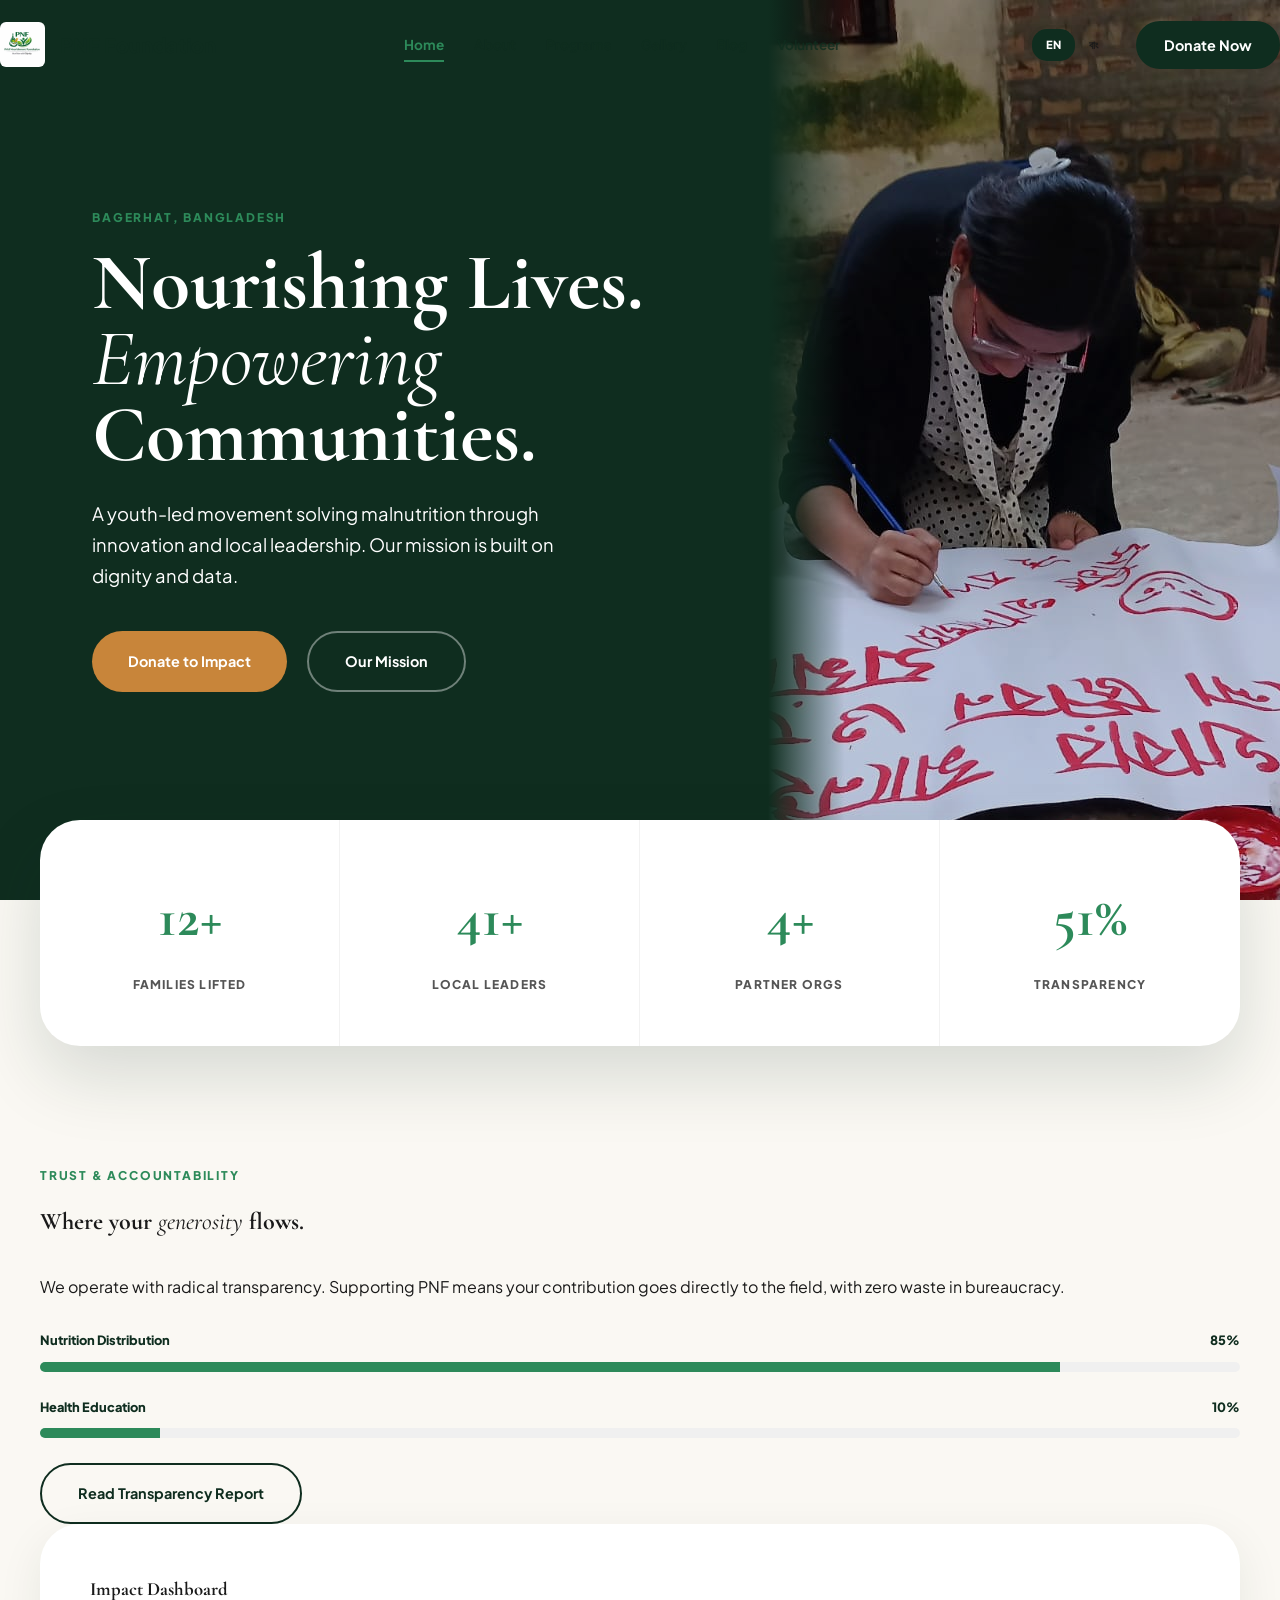
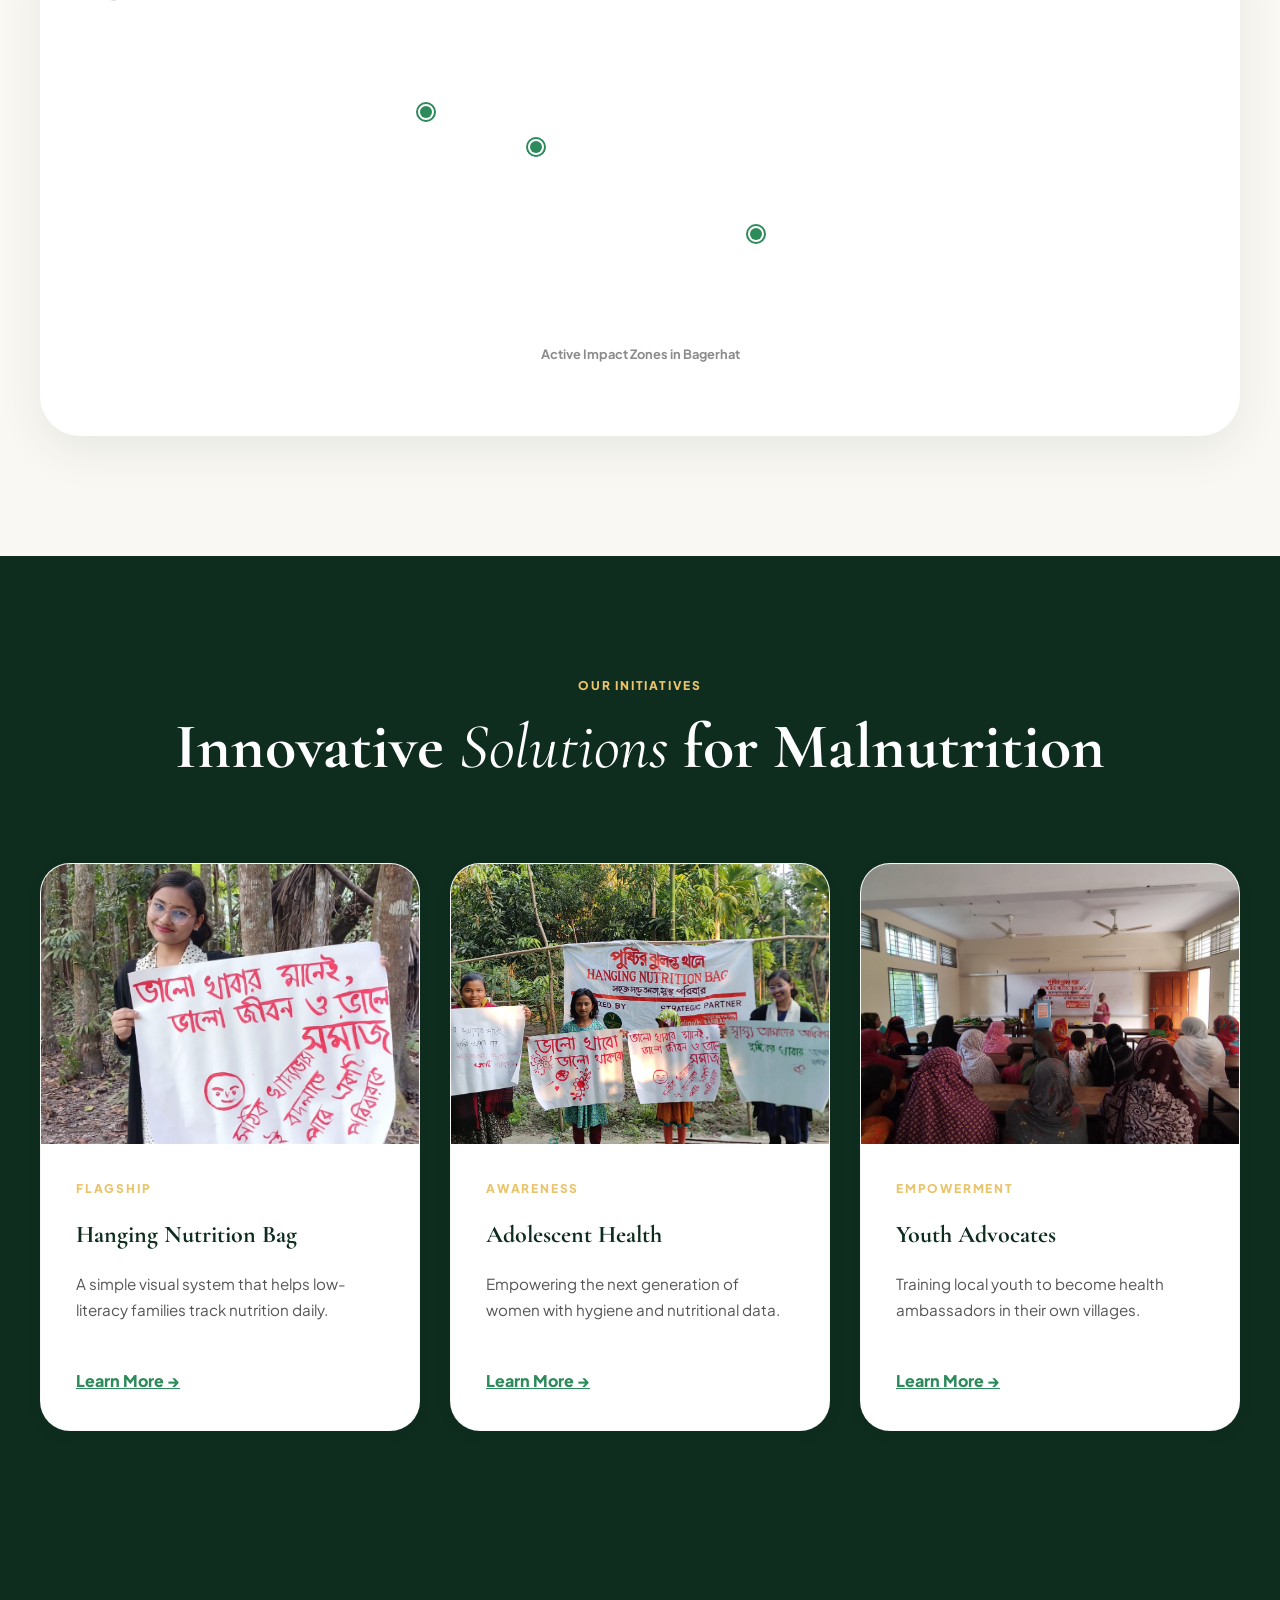
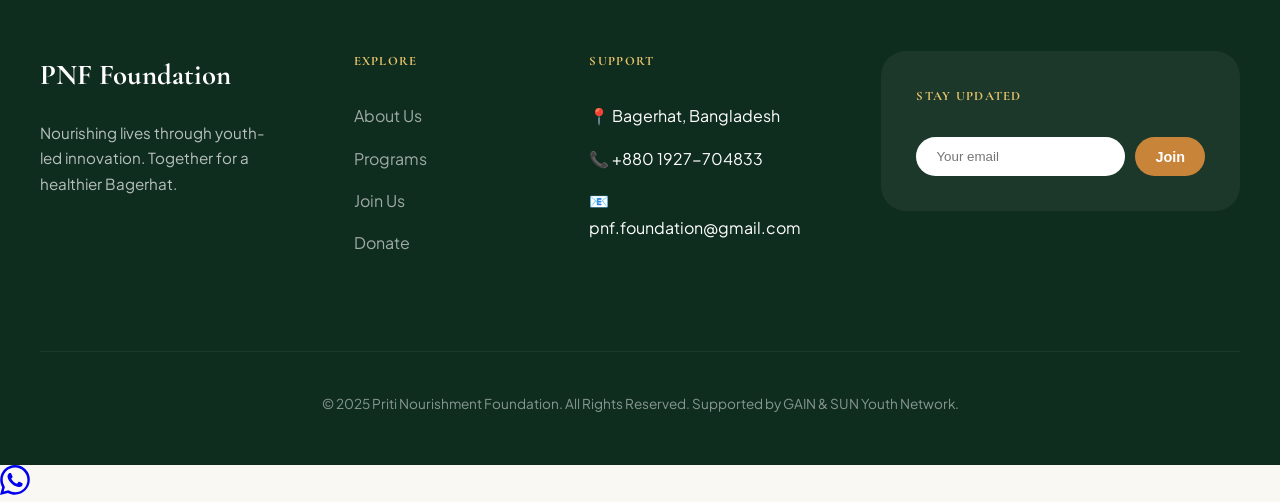
<file: index.html>
<!DOCTYPE html>
<html lang="en">

<head>
    <meta charset="UTF-8">
    <meta name="viewport" content="width=device-width, initial-scale=1.0">
    <title>Priti Nourishment Foundation | Nourishing Hope</title>
    <link rel="stylesheet" href="css/style.css">
    <link
        href="https://fonts.googleapis.com/css2?family=Cormorant+Garamond:ital,wght@0,600;0,700;1,500&family=Plus+Jakarta+Sans:wght@400;600;800&family=Hind+Siliguri:wght@400;700&display=swap"
        rel="stylesheet">
</head>

<body class="lang-en">

    <!-- Navbar -->
    <nav class="navbar">
        <div class="nav-container">
            <a href="index.html" class="logo">
                <img src="data/logo/logo%20of%20pnf.jpeg" alt="PNF Logo">
                <span class="logo-title">PNF Foundation</span>
            </a>
            <div class="nav-links">
                <a href="index.html">Home</a>
                <a href="about.html">About</a>
                <a href="programs.html">Programs</a>
                <a href="gallery.html">Gallery</a>
                <a href="blog.html">Blog</a>
                <a href="volunteer.html">Volunteer</a>
            </div>
            <div class="nav-cta" style="display: flex; align-items: center; gap: 20px;">
                <div class="lang-switcher">
                    <span class="lang-btn active" onclick="switchLang('en')">EN</span>
                    <span class="lang-btn" onclick="switchLang('bn')">বাং</span>
                </div>
                <a href="donate.html" class="btn btn-primary" style="padding: 12px 28px;">Donate Now</a>
            </div>
        </div>
    </nav>

    <!-- Hero Editorial -->
    <section class="hero">
        <div class="hero-content">
            <span class="eyebrow reveal">Bagerhat, Bangladesh</span>
            <h1 class="reveal en-content">Nourishing Lives.<br><span class="serif-italic">Empowering</span> Communities.
            </h1>
            <h1 class="reveal bn-content">জীবন পুষ্টিকর করি।<br><span class="serif-italic">সমাজকে</span> শক্তিশালী করি।
            </h1>
            <p class="reveal en-content">A youth-led movement solving malnutrition through innovation and local
                leadership. Our mission is built on dignity and data.</p>
            <p class="reveal bn-content">বাগেরহাটের তরুণ প্রজন্মের এক উদ্যোগ। উদ্ভাবন এবং নেতৃত্বের মাধ্যমে আমরা
                নিরলসভাবে কাজ করছি পুষ্টিহীনতা দূর করতে।</p>
            <div class="hero-actions reveal" style="display: flex; gap: 20px;">
                <a href="donate.html" class="btn btn-gold">Donate to Impact</a>
                <a href="about.html" class="btn btn-outline"
                    style="border-color: rgba(255,255,255,0.4); color: white;">Our Mission</a>
            </div>
        </div>
        <div class="hero-image">
            <img src="img/Campaign....jpg" alt="PNF Campaign">
        </div>
    </section>

    <!-- Impact Stats Floating -->
    <div class="container reveal">
        <div class="impact-grid">
            <div class="impact-card">
                <span class="impact-num" data-target="25">0</span>
                <p class="en-content">Families Lifted</p>
                <p class="bn-content">সহায়াপ্রাপ্ত পরিবার</p>
            </div>
            <div class="impact-card">
                <span class="impact-num" data-target="80">0</span>
                <p class="en-content">Local Leaders</p>
                <p class="bn-content">সক্রিয় স্বেচ্ছাসেবক</p>
            </div>
            <div class="impact-card">
                <span class="impact-num" data-target="8">0</span>
                <p class="en-content">Partner Orgs</p>
                <p class="bn-content">সহযোগী সংস্থা</p>
            </div>
            <div class="impact-card">
                <span class="impact-num" data-target="100">0</span>
                <p class="en-content">Transparency</p>
                <p class="bn-content">পুরোপুরি স্বচ্ছতা</p>
            </div>
        </div>
    </div>

    <!-- Editorial Feature: Transparency -->
    <section class="section">
        <div class="container editorial-grid">
            <div class="reveal">
                <span class="eyebrow">Trust & Accountability</span>
                <h2 class="en-content">Where your <span class="serif-italic">generosity</span> flows.</h2>
                <h2 class="bn-content">আপনার সাহায্যের <span class="serif-italic">সঠিক</span> ব্যবহার।</h2>
                <p style="margin: 30px 0;">We operate with radical transparency. Supporting PNF means your contribution
                    goes directly to the field, with zero waste in bureaucracy.</p>
                <div class="stat-bar-group">
                    <div class="stat-labels"><span>Nutrition Distribution</span><span>85%</span></div>
                    <div class="stat-track">
                        <div class="stat-fill" style="width: 85%;"></div>
                    </div>
                </div>
                <div class="stat-bar-group">
                    <div class="stat-labels"><span>Health Education</span><span>10%</span></div>
                    <div class="stat-track">
                        <div class="stat-fill" style="width: 10%;"></div>
                    </div>
                </div>
                <a href="about.html" class="btn btn-outline">Read Transparency Report</a>
            </div>
            <div class="reveal">
                <div class="chart-box">
                    <h3 style="margin-bottom: 30px;">Impact Dashboard</h3>
                    <div class="map-placeholder" style="height: 350px;">
                        <div class="map-dot" style="top: 30%; left: 40%;"></div>
                        <div class="map-dot" style="top: 55%; left: 60%;"></div>
                        <div class="map-dot" style="top: 20%; left: 30%;"></div>
                        <p
                            style="position: absolute; bottom: 20px; width: 100%; text-align: center; font-size: 0.8rem; font-weight: 700; opacity: 0.5;">
                            Active Impact Zones in Bagerhat</p>
                    </div>
                </div>
            </div>
        </div>
    </section>

    <!-- Flagship Programs -->
    <section class="section section-dark">
        <div class="container">
            <div class="section-title reveal">
                <span class="eyebrow" style="color: var(--accent-light);">Our Initiatives</span>
                <h2>Innovative <span class="serif-italic">Solutions</span> for Malnutrition</h2>
            </div>
            <div class="grid-3 reveal">
                <div class="card">
                    <div class="card-img-wrap"><img src="img/cam.jpg" alt="Hanging Bag"></div>
                    <div class="card-body">
                        <span class="eyebrow">Flagship</span>
                        <h3>Hanging Nutrition Bag</h3>
                        <p>A simple visual system that helps low-literacy families track nutrition daily.</p>
                        <a href="programs.html"
                            style="margin-top: 25px; display: inline-block; font-weight: 800; color: var(--secondary);">Learn
                            More &rarr;</a>
                    </div>
                </div>
                <div class="card">
                    <div class="card-img-wrap"><img src="img/camp.jpg" alt="Girl Health"></div>
                    <div class="card-body">
                        <span class="eyebrow">Awareness</span>
                        <h3>Adolescent Health</h3>
                        <p>Empowering the next generation of women with hygiene and nutritional data.</p>
                        <a href="programs.html"
                            style="margin-top: 25px; display: inline-block; font-weight: 800; color: var(--secondary);">Learn
                            More &rarr;</a>
                    </div>
                </div>
                <div class="card">
                    <div class="card-img-wrap"><img src="img/IMG_20251107_155551.jpg" alt="Advocacy"></div>
                    <div class="card-body">
                        <span class="eyebrow">Empowerment</span>
                        <h3>Youth Advocates</h3>
                        <p>Training local youth to become health ambassadors in their own villages.</p>
                        <a href="programs.html"
                            style="margin-top: 25px; display: inline-block; font-weight: 800; color: var(--secondary);">Learn
                            More &rarr;</a>
                    </div>
                </div>
            </div>
        </div>
    </section>

    <!-- Footer -->
    <footer class="footer">
        <div class="container">
            <div class="footer-main">
                <div>
                    <span class="footer-logo">PNF Foundation</span>
                    <p style="opacity: 0.7; font-size: 0.95rem;">Nourishing lives through youth-led innovation. Together
                        for a healthier Bagerhat.</p>
                </div>
                <div>
                    <h4>Explore</h4>
                    <ul class="footer-links">
                        <li><a href="about.html">About Us</a></li>
                        <li><a href="programs.html">Programs</a></li>
                        <li><a href="volunteer.html">Join Us</a></li>
                        <li><a href="donate.html">Donate</a></li>
                    </ul>
                </div>
                <div>
                    <h4>Support</h4>
                    <ul class="footer-links">
                        <li>📍 Bagerhat, Bangladesh</li>
                        <li>📞 +880 1927-704833</li>
                        <li>📧 pnf.foundation@gmail.com</li>
                    </ul>
                </div>
                <div>
                    <form class="footer-newsletter">
                        <h4>Stay Updated</h4>
                        <div style="display: flex; gap: 10px; margin-top: 20px;">
                            <input type="email" placeholder="Your email"
                                style="flex: 1; padding: 12px 20px; border-radius: 50px; border: none; outline: none;">
                            <button type="submit" class="btn btn-gold" style="padding: 10px 20px;">Join</button>
                        </div>
                    </form>
                </div>
            </div>
            <div
                style="border-top: 1px solid rgba(255,255,255,0.1); padding-top: 40px; text-align: center; font-size: 0.85rem; opacity: 0.5;">
                &copy; 2025 Priti Nourishment Foundation. All Rights Reserved. Supported by GAIN & SUN Youth Network.
            </div>
        </div>
    </footer>

    <!-- Floating WhatsApp -->
    <a href="https://wa.me/8801927704833" class="wa-float" target="_blank">
        <svg viewBox="0 0 24 24" width="30" height="30" fill="currentColor">
            <path
                d="M17.472 14.382c-.297-.149-1.758-.867-2.03-.967-.273-.099-.471-.148-.67.15-.197.297-.767.966-.94 1.164-.173.199-.347.223-.644.075-.297-.15-1.255-.463-2.39-1.475-.883-.788-1.48-1.761-1.653-2.059-.173-.297-.018-.458.13-.606.134-.133.298-.347.446-.52.149-.174.198-.298.298-.497.099-.198.05-.371-.025-.52-.075-.149-.669-1.612-.916-2.207-.242-.579-.487-.5-.669-.51-.173-.008-.371-.01-.57-.01-.198 0-.52.074-.792.372-.272.297-1.04 1.016-1.04 2.479 0 1.462 1.065 2.875 1.213 3.074.149.198 2.096 3.2 5.077 4.487.709.306 1.262.489 1.694.625.712.227 1.36.195 1.871.118.571-.085 1.758-.719 2.006-1.413.248-.694.248-1.289.173-1.413-.074-.124-.272-.198-.57-.347m-5.421 7.403h-.004a9.87 9.87 0 01-5.031-1.378l-.361-.214-3.741.982.998-3.648-.235-.374a9.86 9.86 0 01-1.51-5.26c.001-5.45 4.436-9.884 9.888-9.884 2.64 0 5.122 1.03 6.988 2.898a9.825 9.825 0 012.893 6.994c-.003 5.45-4.437 9.884-9.885 9.884m8.413-18.297A11.815 11.815 0 0012.05 0C5.495 0 .16 5.335.157 11.892c0 2.096.547 4.142 1.588 5.945L0 24l6.335-1.662c1.72.94 3.659 1.437 5.63 1.437h.005c6.554 0 11.89-5.335 11.893-11.893a11.821 11.821 0 00-3.48-8.413Z" />
        </svg>
    </a>

    <script src="js/main.js"></script>
</body>

</html>
</file>
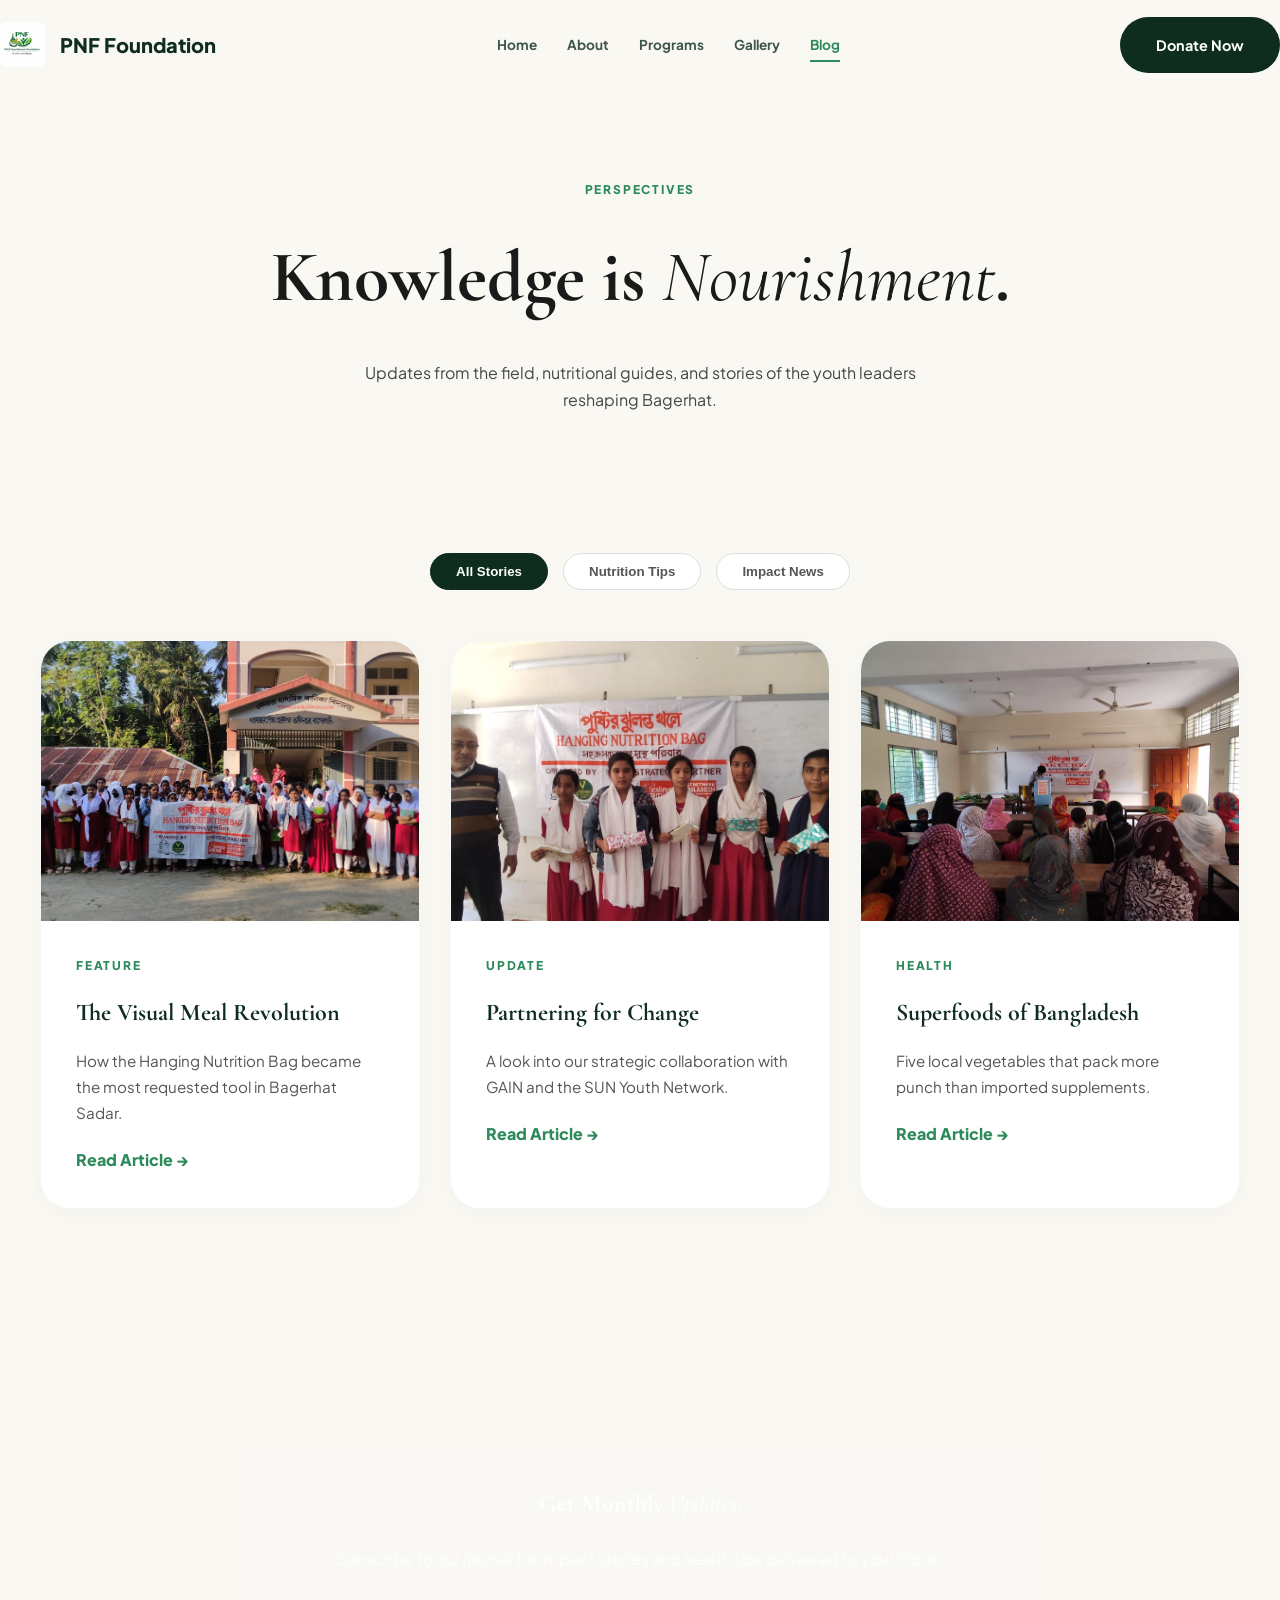
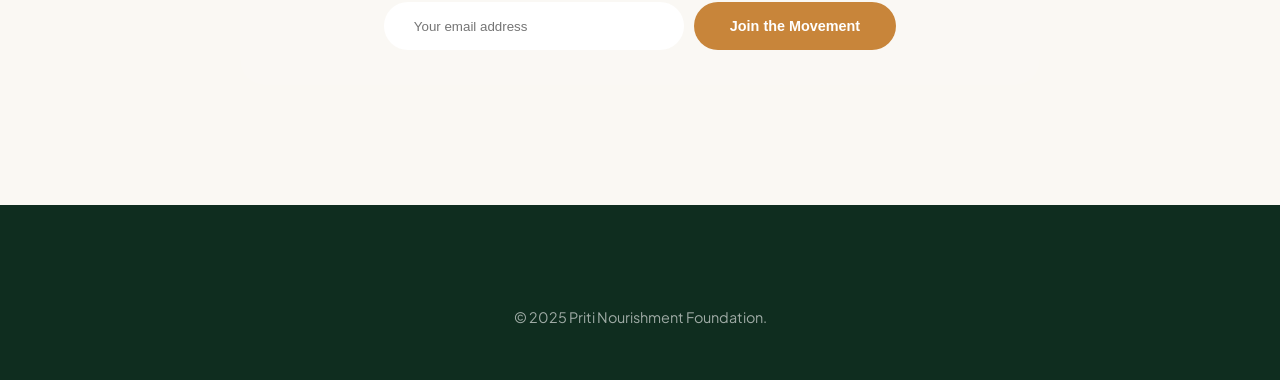
<file: blog.html>
<!DOCTYPE html>
<html lang="en">

<head>
    <meta charset="UTF-8">
    <meta name="viewport" content="width=device-width, initial-scale=1.0">
    <title>Blog | Priti Nourishment Foundation</title>
    <link rel="stylesheet" href="css/style.css">
    <link
        href="https://fonts.googleapis.com/css2?family=Cormorant+Garamond:ital,wght@0,600;0,700;1,500&family=Plus+Jakarta+Sans:wght@400;600;800&family=Hind+Siliguri:wght@400;700&display=swap"
        rel="stylesheet">
</head>

<body class="lang-en">

    <!-- Navbar -->
    <nav class="navbar scrolled">
        <div class="nav-container">
            <a href="index.html" class="logo"><img src="data/logo/logo%20of%20pnf.jpeg" alt="PNF Logo"><span
                    class="logo-title">PNF Foundation</span></a>
            <div class="nav-links">
                <a href="index.html">Home</a>
                <a href="about.html">About</a>
                <a href="programs.html">Programs</a>
                <a href="gallery.html">Gallery</a>
                <a href="blog.html" class="active">Blog</a>
            </div>
            <a href="donate.html" class="btn btn-primary">Donate Now</a>
        </div>
    </nav>

    <!-- Header -->
    <section class="section" style="padding-top: 180px; text-align: center;">
        <div class="container reveal">
            <span class="eyebrow">Perspectives</span>
            <h1 style="font-size: clamp(3rem, 6vw, 4.5rem);">Knowledge is <span class="serif-italic">Nourishment</span>.
            </h1>
            <p style="margin: 20px auto; opacity: 0.8; max-width: 600px;">Updates from the field, nutritional guides,
                and stories of the youth leaders reshaping Bagerhat.</p>
        </div>
    </section>

    <!-- Blog Selection -->
    <section class="section" style="padding-top: 0;">
        <div class="container">
            <div class="filter-container reveal">
                <button class="filter-btn active" onclick="switchBlog('all', this)">All Stories</button>
                <button class="filter-btn" onclick="switchBlog('nutrition', this)">Nutrition Tips</button>
                <button class="filter-btn" onclick="switchBlog('impact', this)">Impact News</button>
            </div>

            <div class="grid-3 reveal">
                <div class="card blog-card" data-cat="nutrition">
                    <div class="card-img-wrap"><img src="img/IMG-20251119-WA0019.jpg" alt="Blog"></div>
                    <div class="card-body">
                        <span class="eyebrow">Feature</span>
                        <h3>The Visual Meal Revolution</h3>
                        <p>How the Hanging Nutrition Bag became the most requested tool in Bagerhat Sadar.</p>
                        <a href="#" style="font-weight: 800; color: var(--secondary); text-decoration: none;">Read
                            Article &rarr;</a>
                    </div>
                </div>
                <div class="card blog-card" data-cat="impact">
                    <div class="card-img-wrap"><img src="img/IMG-20251119-WA0021.jpg" alt="Blog"></div>
                    <div class="card-body">
                        <span class="eyebrow">Update</span>
                        <h3>Partnering for Change</h3>
                        <p>A look into our strategic collaboration with GAIN and the SUN Youth Network.</p>
                        <a href="#" style="font-weight: 800; color: var(--secondary); text-decoration: none;">Read
                            Article &rarr;</a>
                    </div>
                </div>
                <div class="card blog-card" data-cat="nutrition">
                    <div class="card-img-wrap"><img src="img/IMG_20251107_155551.jpg" alt="Blog"></div>
                    <div class="card-body">
                        <span class="eyebrow">Health</span>
                        <h3>Superfoods of Bangladesh</h3>
                        <p>Five local vegetables that pack more punch than imported supplements.</p>
                        <a href="#" style="font-weight: 800; color: var(--secondary); text-decoration: none;">Read
                            Article &rarr;</a>
                    </div>
                </div>
            </div>
        </div>
    </section>

    <!-- Newsletter -->
    <section class="section">
        <div class="container">
            <div class="footer-newsletter reveal" style="text-align: center; max-width: 800px; margin: 0 auto;">
                <h2 style="color: white; margin-bottom: 20px;">Get Monthly <span class="serif-italic">Updates</span>.
                </h2>
                <p style="color: rgba(255,255,255,0.8); margin-bottom: 30px;">Subscribe to our journal for impact
                    stories and health tips delivered to your inbox.</p>
                <form onsubmit="event.preventDefault(); alert('Subscribed!')"
                    style="display: flex; gap: 10px; flex-wrap: wrap; justify-content: center;">
                    <input type="email" placeholder="Your email address"
                        style="padding: 15px 30px; border-radius: 50px; border: none; min-width: 300px; outline: none;">
                    <button class="btn btn-gold">Join the Movement</button>
                </form>
            </div>
        </div>
    </section>

    <!-- Footer -->
    <footer class="footer">
        <div class="container" style="text-align: center; opacity: 0.6; font-size: 0.9rem;">
            &copy; 2025 Priti Nourishment Foundation.
        </div>
    </footer>

    <script src="js/main.js"></script>
    <script>
        function switchBlog(cat, btn) {
            document.querySelectorAll('.filter-btn').forEach(b => b.classList.remove('active'));
            btn.classList.add('active');
            document.querySelectorAll('.blog-card').forEach(card => {
                if (cat === 'all' || card.getAttribute('data-cat') === cat) card.style.display = 'flex';
                else card.style.display = 'none';
            });
        }
    </script>
</body>

</html>
</file>
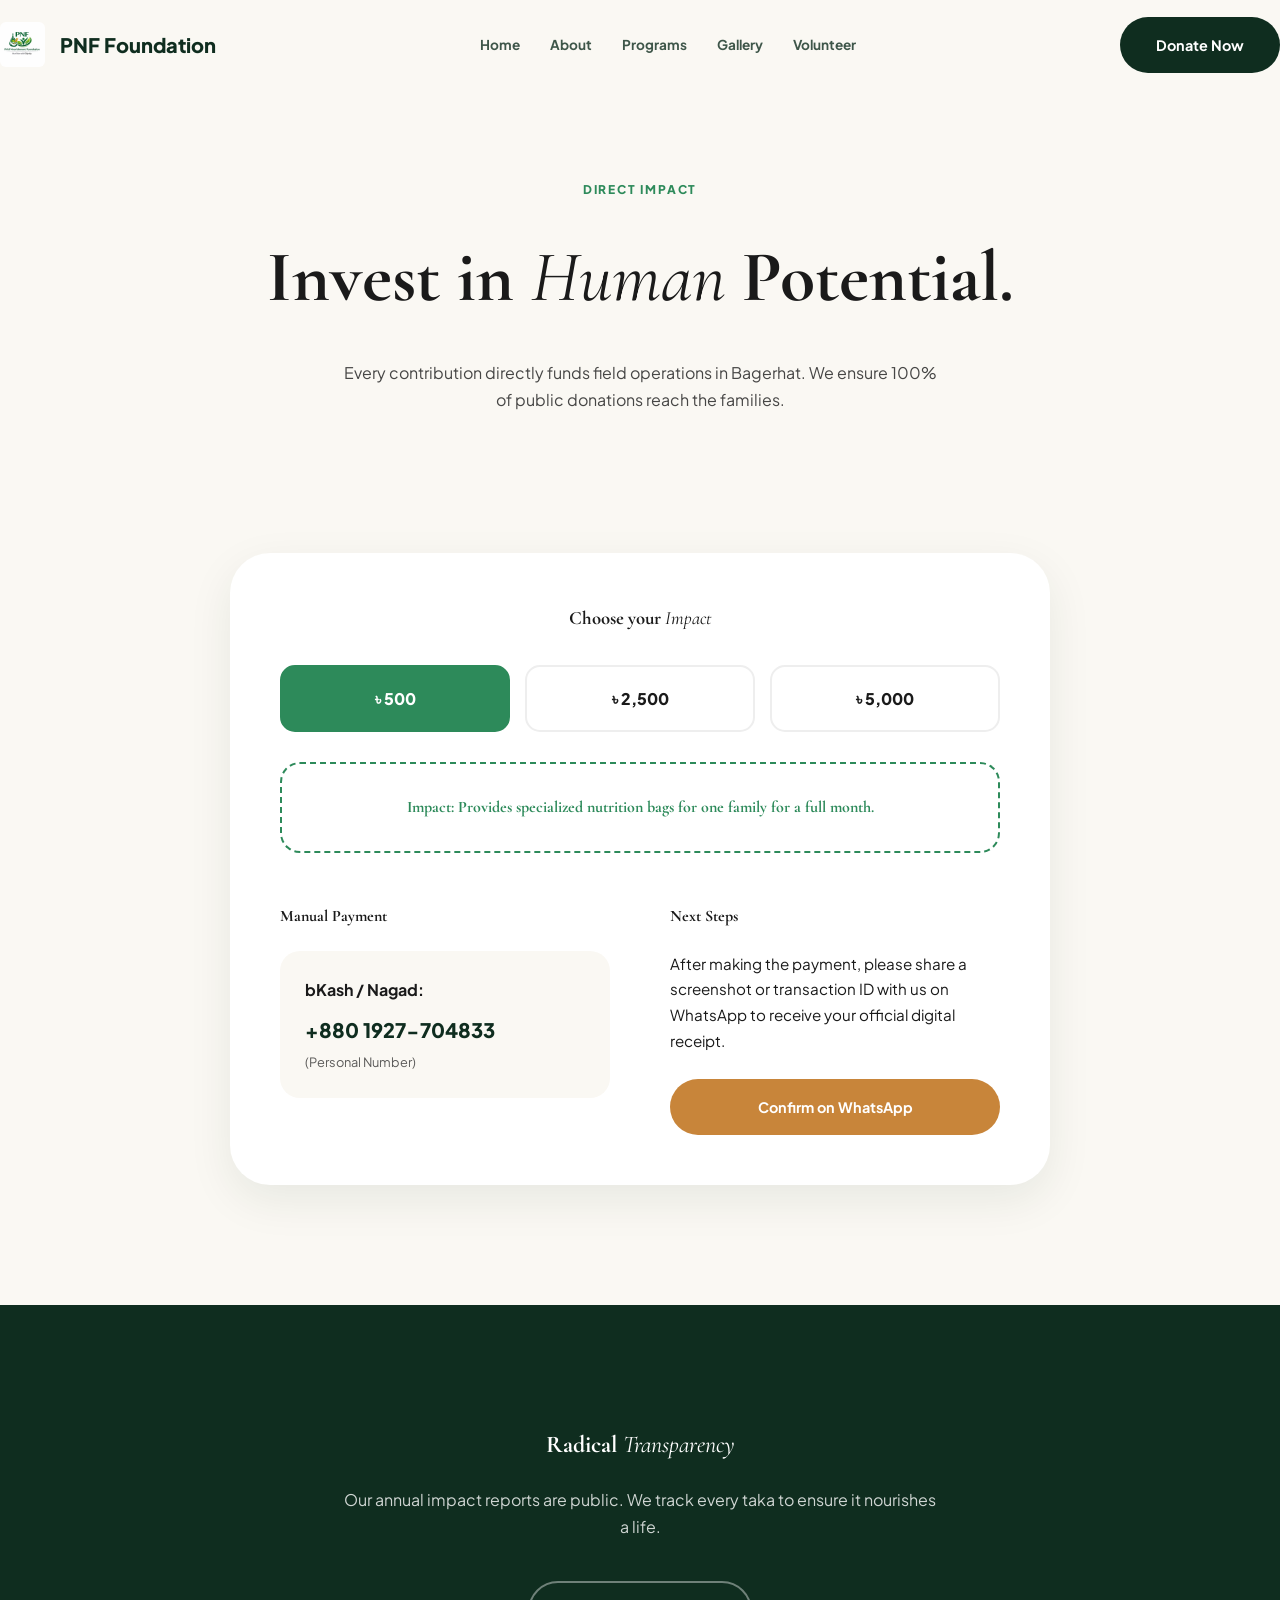
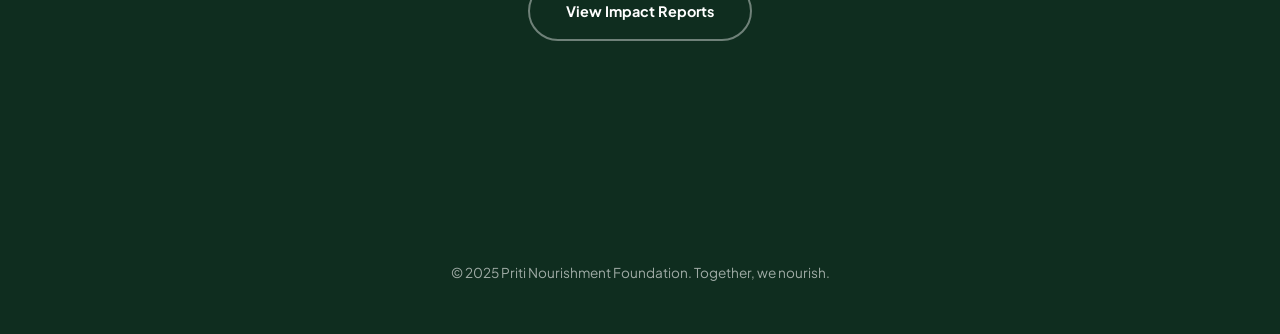
<file: donate.html>
<!DOCTYPE html>
<html lang="en">

<head>
    <meta charset="UTF-8">
    <meta name="viewport" content="width=device-width, initial-scale=1.0">
    <title>Support Us | Priti Nourishment Foundation</title>
    <link rel="stylesheet" href="css/style.css">
    <link
        href="https://fonts.googleapis.com/css2?family=Cormorant+Garamond:ital,wght@0,600;0,700;1,500&family=Plus+Jakarta+Sans:wght@400;600;800&family=Hind+Siliguri:wght@400;700&display=swap"
        rel="stylesheet">
</head>

<body class="lang-en">

    <!-- Navbar -->
    <nav class="navbar scrolled">
        <div class="nav-container">
            <a href="index.html" class="logo"><img src="data/logo/logo%20of%20pnf.jpeg" alt="PNF Logo"><span
                    class="logo-title">PNF Foundation</span></a>
            <div class="nav-links">
                <a href="index.html">Home</a>
                <a href="about.html">About</a>
                <a href="programs.html">Programs</a>
                <a href="gallery.html">Gallery</a>
                <a href="volunteer.html">Volunteer</a>
            </div>
            <a href="donate.html" class="btn btn-primary active">Donate Now</a>
        </div>
    </nav>

    <!-- Header -->
    <section class="section" style="padding-top: 180px; text-align: center; background: var(--bg-cream);">
        <div class="container reveal">
            <span class="eyebrow">Direct Impact</span>
            <h1 style="font-size: clamp(3rem, 6vw, 4.5rem);">Invest in <span class="serif-italic">Human</span>
                Potential.</h1>
            <p style="margin: 20px auto; opacity: 0.8; max-width: 600px;">Every contribution directly funds field
                operations in Bagerhat. We ensure 100% of public donations reach the families.</p>
        </div>
    </section>

    <!-- Donation Section -->
    <section class="section" style="padding-top: 0;">
        <div class="container reveal" style="max-width: 900px;">
            <div class="chart-box">
                <h3 style="margin-bottom: 30px; text-align: center;">Choose your <span
                        class="serif-italic">Impact</span></h3>

                <div class="amount-grid">
                    <div class="amount-btn active"
                        onclick="selAmt(500, 'Provides specialized nutrition bags for one family for a full month.', this)">
                        ৳ 500</div>
                    <div class="amount-btn"
                        onclick="selAmt(2500, 'Funds one complete Adolescent Health awareness camp in a village.', this)">
                        ৳ 2,500</div>
                    <div class="amount-btn"
                        onclick="selAmt(5000, 'Supports five families with continuous nutrition monitoring and advocacy.', this)">
                        ৳ 5,000</div>
                </div>

                <div class="impact-display-box" id="impactBox">
                    <h4 style="color: var(--secondary);">Impact: Provides specialized nutrition bags for one family for
                        a full month.</h4>
                </div>

                <div class="grid-2" style="margin-top: 50px; align-items: start;">
                    <div>
                        <h4 style="margin-bottom: 20px;">Manual Payment</h4>
                        <div style="background: var(--bg-cream); padding: 25px; border-radius: 20px;">
                            <p style="margin-bottom: 10px;"><strong>bKash / Nagad:</strong></p>
                            <p style="font-size: 1.25rem; font-weight: 800; color: var(--primary);">+880 1927-704833</p>
                            <p style="font-size: 0.8rem; margin-top: 5px; opacity: 0.7;">(Personal Number)</p>
                        </div>
                    </div>
                    <div>
                        <h4 style="margin-bottom: 20px;">Next Steps</h4>
                        <p style="margin-bottom: 25px; font-size: 0.95rem;">After making the payment, please share a
                            screenshot or transaction ID with us on WhatsApp to receive your official digital receipt.
                        </p>
                        <a href="https://wa.me/8801927704833?text=Hi, I have just made a donation to PNF."
                            class="btn btn-gold" style="width: 100%;">Confirm on WhatsApp</a>
                    </div>
                </div>
            </div>
        </div>
    </section>

    <!-- Transparency Reminder -->
    <section class="section section-dark" style="text-align: center;">
        <div class="container reveal">
            <h2 style="color: white; margin-bottom: 20px;">Radical <span class="serif-italic">Transparency</span></h2>
            <p style="opacity: 0.8; max-width: 600px; margin: 0 auto 40px;">Our annual impact reports are public. We
                track every taka to ensure it nourishes a life.</p>
            <a href="about.html" class="btn btn-outline" style="border-color: rgba(255,255,255,0.4); color: white;">View
                Impact Reports</a>
        </div>
    </section>

    <!-- Footer -->
    <footer class="footer">
        <div class="container" style="text-align: center; opacity: 0.6; font-size: 0.85rem;">
            &copy; 2025 Priti Nourishment Foundation. Together, we nourish.
        </div>
    </footer>

    <script src="js/main.js"></script>
    <script>
        function selAmt(val, impact, btn) {
            document.querySelectorAll('.amount-btn').forEach(b => b.classList.remove('active'));
            btn.classList.add('active');
            document.getElementById('impactBox').innerHTML = `<h4 style="color: var(--secondary);">Impact: ${impact}</h4>`;
        }
    </script>
</body>

</html>
</file>
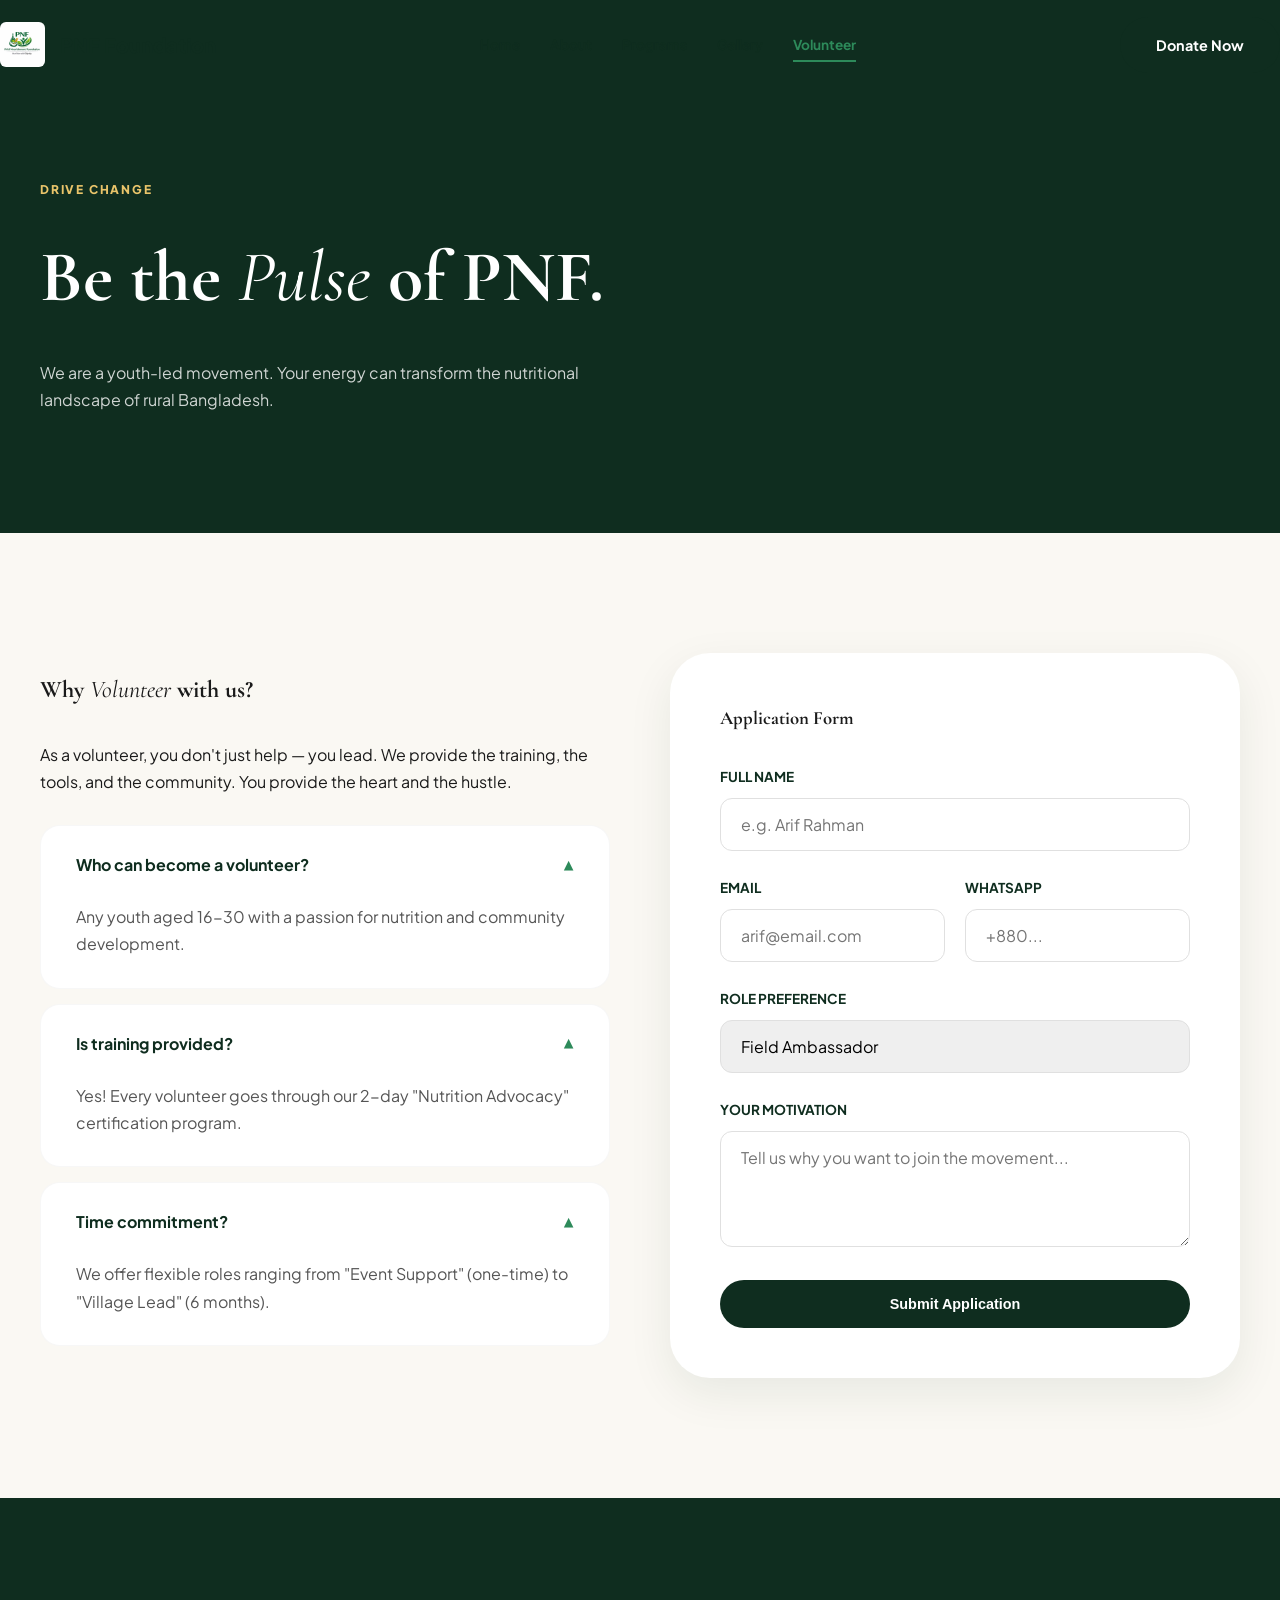
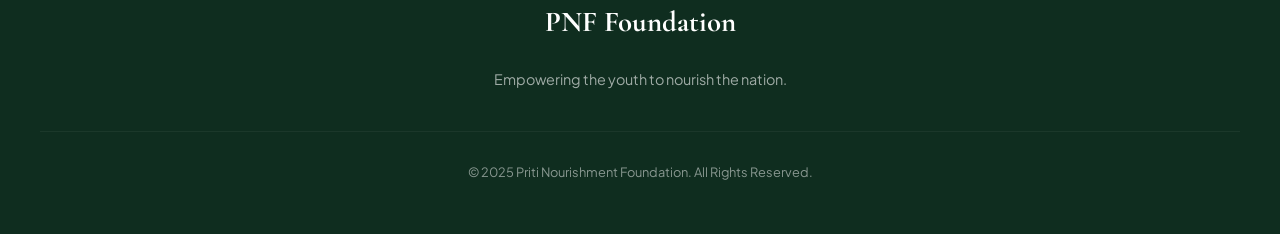
<file: volunteer.html>
<!DOCTYPE html>
<html lang="en">

<head>
    <meta charset="UTF-8">
    <meta name="viewport" content="width=device-width, initial-scale=1.0">
    <title>Join Us | Priti Nourishment Foundation</title>
    <link rel="stylesheet" href="css/style.css">
    <link
        href="https://fonts.googleapis.com/css2?family=Cormorant+Garamond:ital,wght@0,600;0,700;1,500&family=Plus+Jakarta+Sans:wght@400;600;800&family=Hind+Siliguri:wght@400;700&display=swap"
        rel="stylesheet">
</head>

<body class="lang-en">

    <!-- Navbar -->
    <nav class="navbar scrolled">
        <div class="nav-container">
            <a href="index.html" class="logo"><img src="data/logo/logo%20of%20pnf.jpeg" alt="PNF Logo"><span
                    class="logo-title">PNF Foundation</span></a>
            <div class="nav-links">
                <a href="index.html">Home</a>
                <a href="about.html">About</a>
                <a href="programs.html">Programs</a>
                <a href="gallery.html">Gallery</a>
                <a href="volunteer.html" class="active">Volunteer</a>
            </div>
            <a href="donate.html" class="btn btn-primary">Donate Now</a>
        </div>
    </nav>

    <!-- Header -->
    <section class="section" style="padding-top: 180px; background: var(--primary); color: white;">
        <div class="container reveal">
            <span class="eyebrow" style="color: var(--accent-light);">Drive Change</span>
            <h1 style="color: white; font-size: clamp(3rem, 6vw, 4.5rem);">Be the <span
                    class="serif-italic">Pulse</span> of PNF.</h1>
            <p style="margin-top: 20px; opacity: 0.8; max-width: 600px;">We are a youth-led movement. Your energy can
                transform the nutritional landscape of rural Bangladesh.</p>
        </div>
    </section>

    <!-- Form & FAQ -->
    <section class="section">
        <div class="container grid-2">
            <div class="reveal">
                <h2 class="en-content">Why <span class="serif-italic">Volunteer</span> with us?</h2>
                <h2 class="bn-content">কেন আমাদের সাথে <span class="serif-italic">কাজ করবেন</span>?</h2>
                <p style="margin: 30px 0;">As a volunteer, you don't just help — you lead. We provide the training, the
                    tools, and the community. You provide the heart and the hustle.</p>

                <div class="faq-container">
                    <div class="faq-item reveal">
                        <div class="faq-question" onclick="toggleFaq(this)">Who can become a volunteer? <span
                                class="faq-icon">▼</span></div>
                        <div class="faq-answer">Any youth aged 16-30 with a passion for nutrition and community
                            development.</div>
                    </div>
                    <div class="faq-item reveal">
                        <div class="faq-question" onclick="toggleFaq(this)">Is training provided? <span
                                class="faq-icon">▼</span></div>
                        <div class="faq-answer">Yes! Every volunteer goes through our 2-day "Nutrition Advocacy"
                            certification program.</div>
                    </div>
                    <div class="faq-item reveal">
                        <div class="faq-question" onclick="toggleFaq(this)">Time commitment? <span
                                class="faq-icon">▼</span></div>
                        <div class="faq-answer">We offer flexible roles ranging from "Event Support" (one-time) to
                            "Village Lead" (6 months).</div>
                    </div>
                </div>
            </div>

            <div class="reveal">
                <div class="chart-box">
                    <h3 style="margin-bottom: 30px;">Application Form</h3>
                    <form id="volunteerForm">
                        <div class="form-group">
                            <label>Full Name</label>
                            <input type="text" placeholder="e.g. Arif Rahman" required>
                        </div>
                        <div class="grid-2" style="gap: 20px; margin-bottom: 0;">
                            <div class="form-group"><label>Email</label><input type="email" placeholder="arif@email.com"
                                    required></div>
                            <div class="form-group"><label>WhatsApp</label><input type="tel" placeholder="+880..."
                                    required></div>
                        </div>
                        <div class="form-group">
                            <label>Role Preference</label>
                            <select>
                                <option>Field Ambassador</option>
                                <option>Health Educator</option>
                                <option>Digital Advocate</option>
                                <option>Research Asst.</option>
                            </select>
                        </div>
                        <div class="form-group">
                            <label>Your Motivation</label>
                            <textarea rows="4" placeholder="Tell us why you want to join the movement..."></textarea>
                        </div>
                        <button type="submit" class="btn btn-primary" style="width: 100%;">Submit Application</button>
                    </form>
                </div>
            </div>
        </div>
    </section>

    <!-- Footer -->
    <footer class="footer">
        <div class="container" style="text-align: center;">
            <span class="footer-logo">PNF Foundation</span>
            <p style="opacity: 0.6; font-size: 0.9rem;">Empowering the youth to nourish the nation.</p>
            <div
                style="margin-top: 40px; border-top: 1px solid rgba(255,255,255,0.1); padding-top: 30px; opacity: 0.5; font-size: 0.8rem;">
                &copy; 2025 Priti Nourishment Foundation. All Rights Reserved.
            </div>
        </div>
    </footer>

    <script src="js/main.js"></script>
    <script>
        document.getElementById('volunteerForm').onsubmit = (e) => {
            e.preventDefault();
            alert('Application Shared! Our youth leads will contact you on WhatsApp.');
            e.target.reset();
        };
    </script>
</body>

</html>
</file>
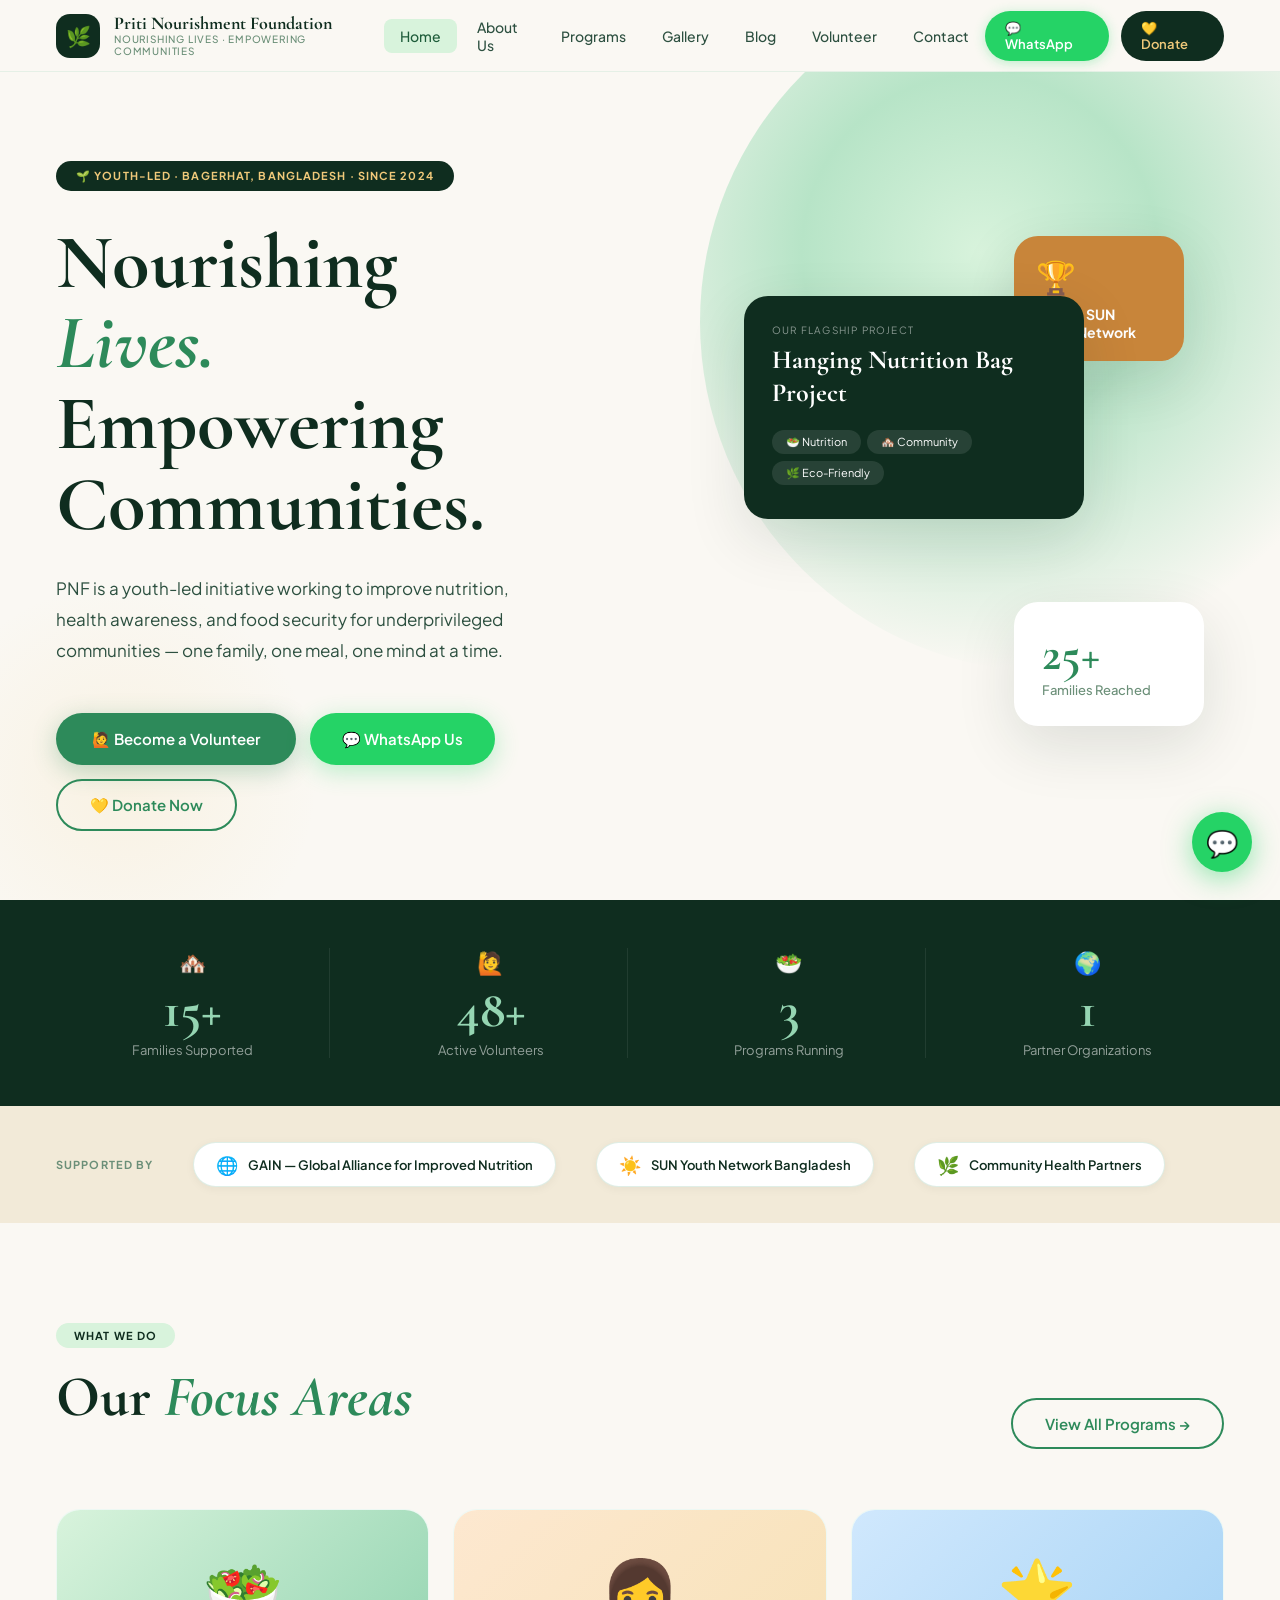
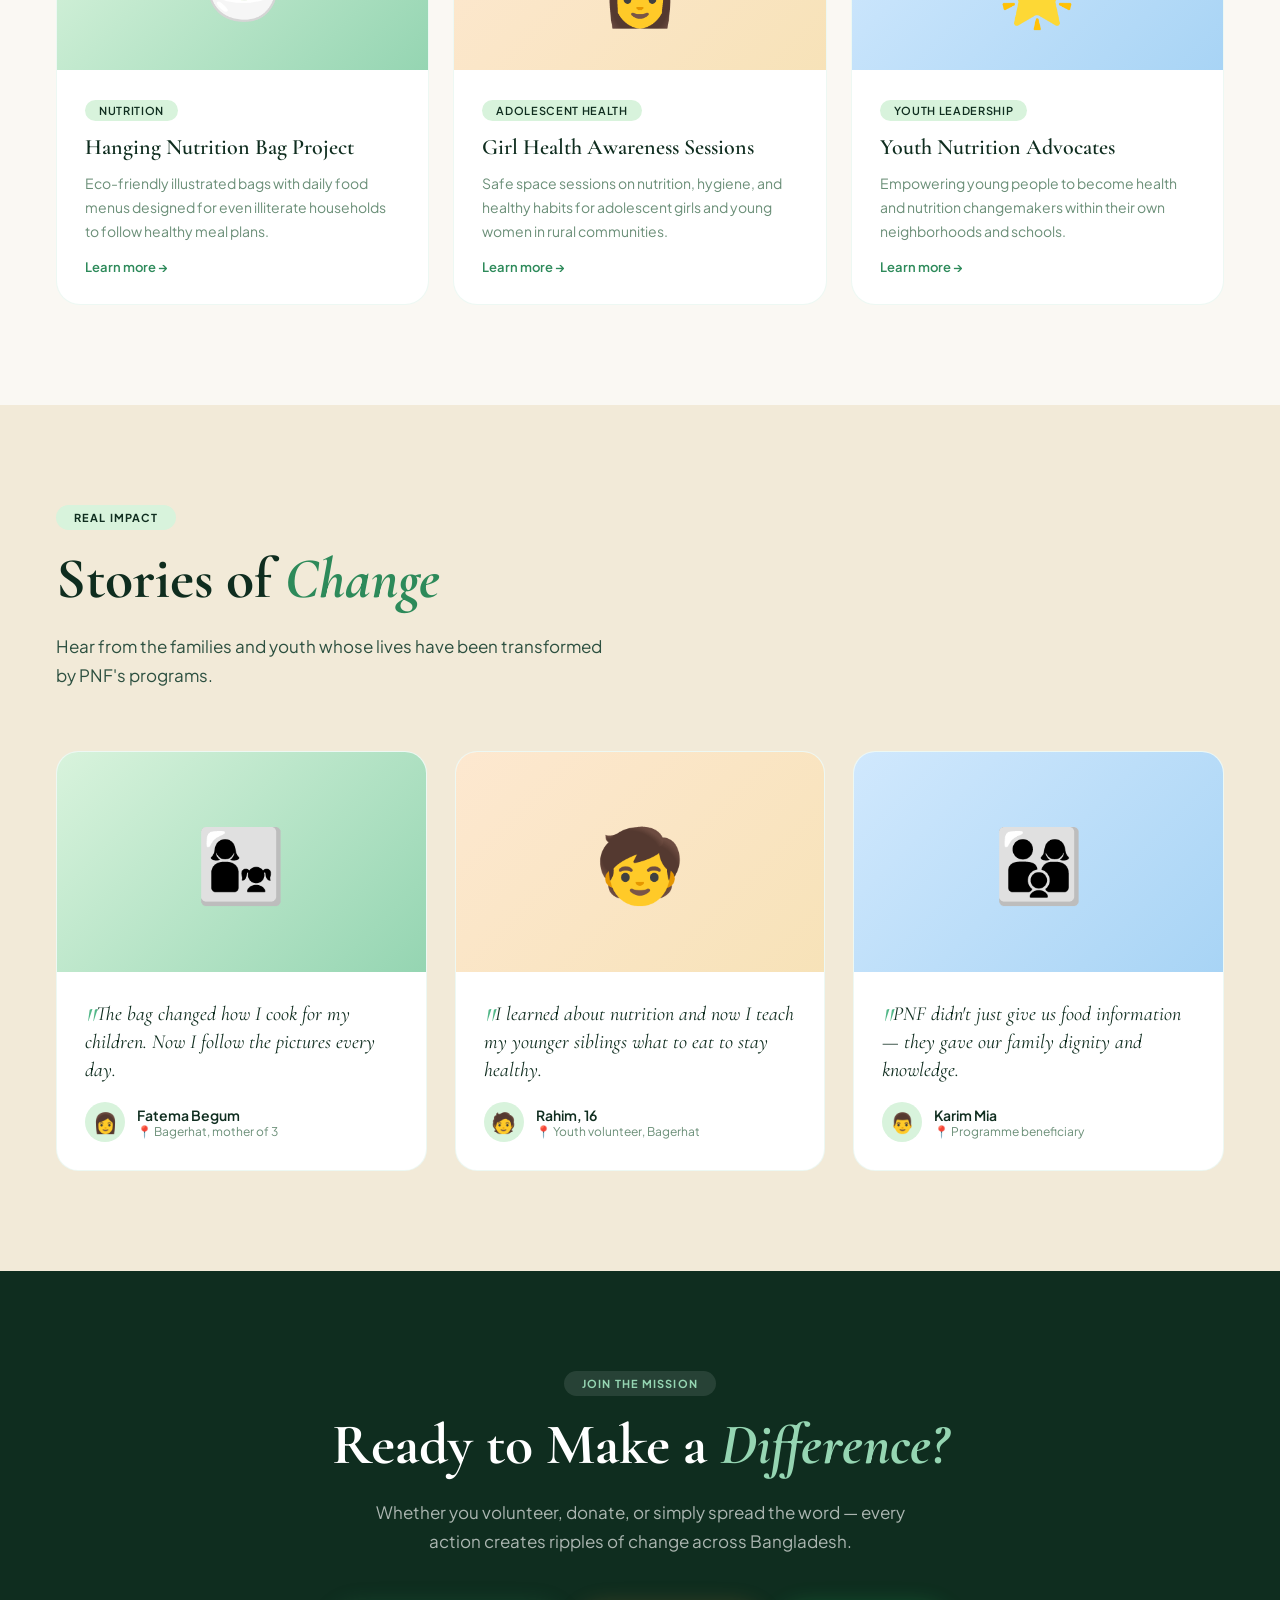
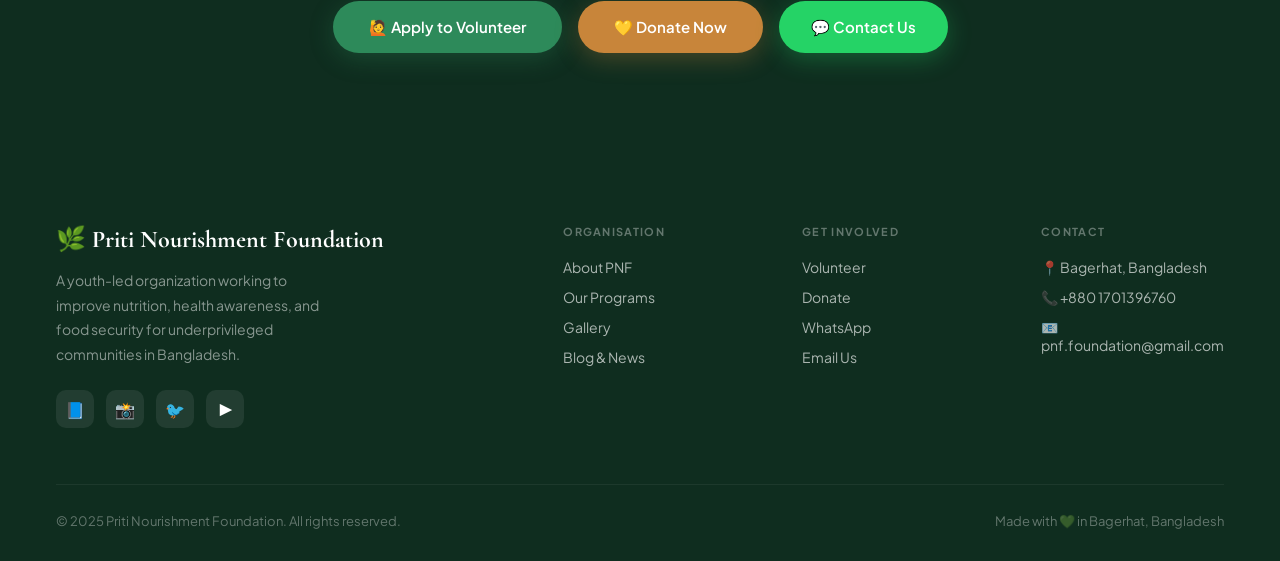
<file: data/website/pnf-website-v2.html>
<!DOCTYPE html>
<html lang="en">
<head>
<meta charset="UTF-8"/>
<meta name="viewport" content="width=device-width, initial-scale=1.0"/>
<title>Priti Nourishment Foundation — Nourishing Lives. Empowering Communities.</title>
<link href="https://fonts.googleapis.com/css2?family=Cormorant+Garamond:ital,wght@0,400;0,600;0,700;1,400;1,600&family=Plus+Jakarta+Sans:wght@300;400;500;600;700&display=swap" rel="stylesheet"/>
<style>
:root {
  --forest: #0f2d1f;
  --moss: #1e5c3a;
  --fern: #2d8a5a;
  --sage: #52b788;
  --mint: #95d5b2;
  --foam: #d8f3dc;
  --cream: #faf8f3;
  --parchment: #f2ead8;
  --gold: #c8853a;
  --gold-light: #f0c97a;
  --text: #0f2d1f;
  --text-mid: #2d5040;
  --text-soft: #6b8f78;
  --white: #ffffff;
  --shadow: 0 20px 60px rgba(15,45,31,.12);
  --shadow-lg: 0 40px 100px rgba(15,45,31,.18);
}

*, *::before, *::after { box-sizing: border-box; margin: 0; padding: 0; }
html { scroll-behavior: smooth; font-size: 16px; }
body { font-family: 'Plus Jakarta Sans', sans-serif; background: var(--cream); color: var(--text); overflow-x: hidden; }
img { max-width: 100%; display: block; }
a { text-decoration: none; }

/* ═══════════════════════════════════
   NAVIGATION
═══════════════════════════════════ */
.nav {
  position: fixed; top: 0; left: 0; right: 0; z-index: 1000;
  padding: 0 56px;
  background: rgba(250,248,243,0.95);
  backdrop-filter: blur(20px);
  border-bottom: 1px solid rgba(82,183,136,.12);
  transition: box-shadow .3s;
  height: 72px; display: flex; align-items: center; justify-content: space-between;
}
.nav.scrolled { box-shadow: 0 4px 40px rgba(15,45,31,.08); }

.nav-brand { display: flex; align-items: center; gap: 14px; }
.nav-icon {
  width: 44px; height: 44px; background: var(--forest);
  border-radius: 14px; display: flex; align-items: center; justify-content: center;
  font-size: 20px; flex-shrink: 0;
}
.nav-name { font-family: 'Cormorant Garamond', serif; font-size: 18px; font-weight: 700; color: var(--forest); line-height: 1.1; }
.nav-tagline { font-size: 10px; color: var(--text-soft); letter-spacing: .08em; text-transform: uppercase; font-weight: 500; }

.nav-menu { display: flex; align-items: center; gap: 4px; }
.nav-menu a {
  padding: 8px 16px; border-radius: 8px; font-size: 14px; font-weight: 500;
  color: var(--text-mid); transition: all .2s;
}
.nav-menu a:hover, .nav-menu a.active { background: var(--foam); color: var(--moss); }

.nav-actions { display: flex; align-items: center; gap: 12px; }
.btn-wa {
  display: flex; align-items: center; gap: 8px;
  background: #25d366; color: #fff;
  padding: 9px 20px; border-radius: 50px; font-size: 13px; font-weight: 600;
  transition: all .2s; box-shadow: 0 2px 12px rgba(37,211,102,.3);
}
.btn-wa:hover { background: #1db954; transform: translateY(-1px); box-shadow: 0 4px 20px rgba(37,211,102,.4); }
.btn-donate-nav {
  display: flex; align-items: center; gap: 6px;
  background: var(--forest); color: var(--gold-light);
  padding: 9px 20px; border-radius: 50px; font-size: 13px; font-weight: 600;
  transition: all .2s;
}
.btn-donate-nav:hover { background: var(--moss); transform: translateY(-1px); }

/* ═══════════════════════════════════
   PAGE SYSTEM
═══════════════════════════════════ */
.page { display: none; padding-top: 72px; min-height: 100vh; }
.page.active { display: block; }

/* ═══════════════════════════════════
   HERO — HOME
═══════════════════════════════════ */
.hero {
  min-height: calc(100vh - 72px);
  position: relative; overflow: hidden;
  display: grid; grid-template-columns: 1fr 480px;
  align-items: center; gap: 60px;
  padding: 80px 56px 60px;
  background: var(--cream);
}

.hero-orb {
  position: absolute; right: -120px; top: -100px;
  width: 700px; height: 700px;
  background: radial-gradient(circle at 40% 40%, #d8f3dc 0%, #b7e4c7 30%, transparent 70%);
  border-radius: 50%; pointer-events: none;
  animation: orbFloat 10s ease-in-out infinite;
}
.hero-orb2 {
  position: absolute; left: -80px; bottom: -80px;
  width: 400px; height: 400px;
  background: radial-gradient(circle, #f0c97a22 0%, transparent 70%);
  border-radius: 50%; pointer-events: none;
}
@keyframes orbFloat {
  0%,100%{transform:translate(0,0) scale(1)} 50%{transform:translate(-20px,-30px) scale(1.05)}
}

.hero-left { position: relative; z-index: 2; }

.hero-eyebrow {
  display: inline-flex; align-items: center; gap: 10px;
  background: var(--forest); color: var(--gold-light);
  padding: 8px 20px; border-radius: 50px; font-size: 11px;
  font-weight: 700; letter-spacing: .1em; text-transform: uppercase;
  margin-bottom: 32px; animation: slideIn .7s ease both;
}

.hero-h1 {
  font-family: 'Cormorant Garamond', serif;
  font-size: clamp(48px, 6vw, 80px); font-weight: 700; line-height: 1.05;
  color: var(--forest); margin-bottom: 28px;
  animation: slideIn .7s .1s ease both;
}
.hero-h1 .line2 { color: var(--fern); font-style: italic; }

.hero-p {
  font-size: 17px; line-height: 1.8; color: var(--text-mid);
  max-width: 500px; margin-bottom: 48px;
  animation: slideIn .7s .2s ease both;
}

.hero-btns { display: flex; flex-wrap: wrap; gap: 14px; animation: slideIn .7s .3s ease both; }

.btn-primary {
  display: inline-flex; align-items: center; gap: 10px;
  background: var(--fern); color: #fff;
  padding: 16px 36px; border-radius: 50px; font-size: 15px; font-weight: 600;
  transition: all .25s; box-shadow: 0 6px 24px rgba(45,138,90,.3);
}
.btn-primary:hover { background: var(--forest); transform: translateY(-2px); box-shadow: 0 10px 36px rgba(45,138,90,.4); }

.btn-secondary {
  display: inline-flex; align-items: center; gap: 10px;
  border: 2px solid var(--fern); color: var(--fern);
  padding: 14px 32px; border-radius: 50px; font-size: 15px; font-weight: 600;
  transition: all .25s; background: transparent;
}
.btn-secondary:hover { background: var(--fern); color: #fff; transform: translateY(-2px); }

.btn-wa-hero {
  display: inline-flex; align-items: center; gap: 10px;
  background: #25d366; color: #fff;
  padding: 16px 32px; border-radius: 50px; font-size: 15px; font-weight: 600;
  transition: all .25s; box-shadow: 0 6px 24px rgba(37,211,102,.3);
}
.btn-wa-hero:hover { background: #1db954; transform: translateY(-2px); }

/* Hero Right Visual */
.hero-right { position: relative; z-index: 2; animation: slideIn .8s .15s ease both; }

.hero-visual-wrap {
  position: relative; width: 460px; height: 520px;
}

.vis-card {
  position: absolute; border-radius: 24px; padding: 28px;
  animation: cardFloat 7s ease-in-out infinite;
  box-shadow: var(--shadow);
}
.vc-main {
  width: 340px; top: 60px; left: 0;
  background: var(--forest); color: #fff;
  animation-delay: 0s;
}
.vc-stat {
  width: 190px; bottom: 30px; right: 0;
  background: #fff; animation-delay: -3.5s; animation-duration: 5.5s;
}
.vc-badge {
  width: 170px; top: 0; right: 20px;
  background: var(--gold); color: #fff;
  padding: 20px 22px; animation-delay: -1.5s; animation-duration: 6s;
}
@keyframes cardFloat { 0%,100%{transform:translateY(0)} 50%{transform:translateY(-14px)} }

.vc-main .vc-label { font-size: 10px; letter-spacing: .12em; text-transform: uppercase; opacity: .5; margin-bottom: 8px; }
.vc-main .vc-title { font-family: 'Cormorant Garamond', serif; font-size: 26px; font-weight: 700; margin-bottom: 20px; line-height: 1.25; }
.vc-tag { display: inline-block; background: rgba(255,255,255,.1); padding: 5px 14px; border-radius: 20px; font-size: 11px; margin-right: 6px; margin-bottom: 6px; }

.vc-stat .big-num { font-family: 'Cormorant Garamond', serif; font-size: 48px; font-weight: 700; color: var(--fern); line-height: 1; }
.vc-stat .big-label { font-size: 13px; color: var(--text-soft); font-weight: 500; margin-top: 4px; }

.vc-badge .badge-icon { font-size: 32px; margin-bottom: 8px; }
.vc-badge .badge-text { font-size: 14px; font-weight: 700; line-height: 1.3; }

/* ═══════════════════════════════════
   IMPACT COUNTER BAR
═══════════════════════════════════ */
.impact-bar {
  background: var(--forest);
  padding: 48px 56px;
  display: grid; grid-template-columns: repeat(4,1fr); gap: 24px;
}
.impact-item { text-align: center; border-right: 1px solid rgba(255,255,255,.08); }
.impact-item:last-child { border-right: none; }
.impact-num {
  font-family: 'Cormorant Garamond', serif;
  font-size: 52px; font-weight: 700; color: var(--mint); line-height: 1;
  display: block;
}
.impact-label { font-size: 13px; color: rgba(255,255,255,.55); margin-top: 6px; font-weight: 400; }
.impact-icon { font-size: 22px; margin-bottom: 8px; }

/* ═══════════════════════════════════
   PARTNERS
═══════════════════════════════════ */
.partners-bar {
  background: var(--parchment); padding: 36px 56px;
  display: flex; align-items: center; gap: 40px; flex-wrap: wrap;
}
.partners-label { font-size: 11px; letter-spacing: .1em; text-transform: uppercase; color: var(--text-soft); font-weight: 700; flex-shrink: 0; }
.partner-pill {
  display: flex; align-items: center; gap: 10px;
  background: #fff; border: 1px solid rgba(45,138,90,.15);
  padding: 10px 22px; border-radius: 50px; font-size: 13px; font-weight: 600;
  color: var(--forest); box-shadow: 0 2px 10px rgba(15,45,31,.05);
}
.partner-pill span { font-size: 18px; }

/* ═══════════════════════════════════
   PROGRAMS SECTION
═══════════════════════════════════ */
.section { padding: 100px 56px; }
.section-alt { background: var(--parchment); }
.section-dark { background: var(--forest); color: #fff; }

.s-badge {
  display: inline-block; background: var(--foam); color: var(--forest);
  padding: 6px 18px; border-radius: 20px; font-size: 11px;
  font-weight: 700; letter-spacing: .1em; text-transform: uppercase; margin-bottom: 18px;
}
.s-badge-gold { background: rgba(200,133,58,.15); color: var(--gold); }
.s-badge-white { background: rgba(255,255,255,.1); color: var(--mint); }

.s-title {
  font-family: 'Cormorant Garamond', serif;
  font-size: clamp(36px, 4.5vw, 58px); font-weight: 700; line-height: 1.1;
  color: var(--forest); margin-bottom: 20px;
}
.s-title em { font-style: italic; color: var(--fern); }
.s-title-white { color: #fff; }
.s-title-white em { color: var(--mint); }

.s-sub { font-size: 17px; color: var(--text-mid); line-height: 1.75; max-width: 560px; }
.s-sub-white { color: rgba(255,255,255,.65); }

.s-header { margin-bottom: 60px; }
.s-header-flex { display: flex; justify-content: space-between; align-items: flex-end; flex-wrap: wrap; gap: 20px; margin-bottom: 60px; }

/* Programs grid */
.programs-grid {
  display: grid; grid-template-columns: repeat(3,1fr); gap: 24px;
}
.prog-card {
  background: #fff; border-radius: 24px; overflow: hidden;
  border: 1px solid rgba(82,183,136,.1);
  transition: all .3s; cursor: pointer;
}
.prog-card:hover { transform: translateY(-8px); box-shadow: var(--shadow-lg); }
.prog-banner {
  height: 160px; display: flex; align-items: center; justify-content: center;
  font-size: 64px; position: relative;
}
.pb-1 { background: linear-gradient(135deg, #d8f3dc, #95d5b2); }
.pb-2 { background: linear-gradient(135deg, #fde8d0, #f0c97a88); }
.pb-3 { background: linear-gradient(135deg, #d0e8fd, #a8d4f5); }
.pb-4 { background: linear-gradient(135deg, #fdd0e8, #f5a8d4); }
.pb-5 { background: linear-gradient(135deg, #e8d0fd, #c8a8f5); }
.pb-6 { background: linear-gradient(135deg, #d0fde8, #a8f5c8); }

.prog-body { padding: 28px; }
.prog-tag {
  display: inline-block; background: var(--foam); color: var(--forest);
  padding: 4px 14px; border-radius: 20px; font-size: 11px; font-weight: 600;
  text-transform: uppercase; letter-spacing: .06em; margin-bottom: 12px;
}
.prog-title { font-family: 'Cormorant Garamond', serif; font-size: 22px; font-weight: 600; color: var(--forest); margin-bottom: 10px; line-height: 1.3; }
.prog-desc { font-size: 14px; color: var(--text-soft); line-height: 1.7; }
.prog-link { display: inline-flex; align-items: center; gap: 6px; color: var(--fern); font-size: 13px; font-weight: 600; margin-top: 16px; transition: gap .2s; }
.prog-link:hover { gap: 10px; }

/* ═══════════════════════════════════
   ABOUT PAGE
═══════════════════════════════════ */
.about-hero {
  padding: 80px 56px 60px;
  background: var(--forest); color: #fff;
  display: grid; grid-template-columns: 1fr 1fr; gap: 80px; align-items: center;
}
.about-story { max-width: 560px; }
.about-story p { font-size: 16px; line-height: 1.85; color: rgba(255,255,255,.75); margin-bottom: 20px; }
.about-story p:first-of-type { font-size: 18px; color: rgba(255,255,255,.9); font-weight: 300; }

.about-quote {
  border-left: 3px solid var(--sage); padding-left: 28px; margin: 32px 0;
}
.about-quote blockquote { font-family: 'Cormorant Garamond', serif; font-size: 26px; font-style: italic; color: var(--mint); line-height: 1.4; }

.about-visual-side { position: relative; }
.about-img-grid {
  display: grid; grid-template-columns: 1fr 1fr; gap: 16px;
}
.about-img-card {
  border-radius: 20px; overflow: hidden; aspect-ratio: 1;
  display: flex; align-items: center; justify-content: center; font-size: 60px;
}
.aic-1 { background: linear-gradient(135deg, #1e5c3a, #2d8a5a); }
.aic-2 { background: linear-gradient(135deg, #c8853a, #f0c97a); grid-row: span 2; aspect-ratio: auto; }
.aic-3 { background: linear-gradient(135deg, #0f2d1f, #1e5c3a); }

/* Team */
.team-grid {
  display: grid; grid-template-columns: repeat(auto-fill, minmax(260px,1fr)); gap: 28px;
}
.team-card {
  background: #fff; border-radius: 24px; overflow: hidden;
  border: 1px solid rgba(82,183,136,.1);
  transition: all .3s;
}
.team-card:hover { transform: translateY(-6px); box-shadow: var(--shadow); }
.team-avatar {
  height: 200px; display: flex; align-items: center; justify-content: center;
  font-size: 72px; position: relative;
}
.ta-1 { background: linear-gradient(135deg, #d8f3dc, #52b788); }
.ta-2 { background: linear-gradient(135deg, #fde8d0, #c8853a66); }
.ta-3 { background: linear-gradient(135deg, #e8d0fd, #9a5fc8); }
.ta-4 { background: linear-gradient(135deg, #d0e8fd, #5f98c8); }
.ta-5 { background: linear-gradient(135deg, #fdd0e8, #c85f90); }
.ta-6 { background: linear-gradient(135deg, #d0fde8, #5fc894); }

.team-role {
  position: absolute; bottom: 12px; left: 12px;
  background: rgba(15,45,31,.75); color: var(--mint);
  padding: 4px 14px; border-radius: 20px; font-size: 11px; font-weight: 600;
  letter-spacing: .06em; text-transform: uppercase; backdrop-filter: blur(8px);
}
.team-info { padding: 22px; }
.team-name { font-family: 'Cormorant Garamond', serif; font-size: 20px; font-weight: 600; color: var(--forest); margin-bottom: 6px; }
.team-title { font-size: 13px; color: var(--text-soft); }
.team-bio { font-size: 13px; color: var(--text-mid); line-height: 1.6; margin-top: 10px; }

/* Values */
.values-grid { display: grid; grid-template-columns: repeat(3,1fr); gap: 24px; }
.value-card {
  padding: 36px; border-radius: 20px;
  border: 1px solid rgba(255,255,255,.08);
  background: rgba(255,255,255,.04);
  transition: background .2s;
}
.value-card:hover { background: rgba(255,255,255,.07); }
.value-icon { font-size: 36px; margin-bottom: 16px; }
.value-title { font-family: 'Cormorant Garamond', serif; font-size: 22px; font-weight: 600; color: #fff; margin-bottom: 10px; }
.value-desc { font-size: 14px; color: rgba(255,255,255,.55); line-height: 1.7; }

/* ═══════════════════════════════════
   GALLERY
═══════════════════════════════════ */
.gallery-grid {
  display: grid;
  grid-template-columns: repeat(4,1fr);
  grid-template-rows: auto;
  gap: 16px;
}
.gal-item {
  border-radius: 18px; overflow: hidden; position: relative; cursor: pointer;
  display: flex; align-items: center; justify-content: center;
  font-size: 56px; transition: transform .3s;
  aspect-ratio: 1;
}
.gal-item:hover { transform: scale(1.02); }
.gal-item.tall { grid-row: span 2; aspect-ratio: auto; }
.gal-item.wide { grid-column: span 2; aspect-ratio: 2/1; }

.gi-1 { background: linear-gradient(135deg, #d8f3dc, #52b788); }
.gi-2 { background: linear-gradient(135deg, #fde8d0, #f0c97a); }
.gi-3 { background: linear-gradient(135deg, #1e5c3a, #2d8a5a); color: #d8f3dc; }
.gi-4 { background: linear-gradient(135deg, #0f2d1f, #1e5c3a); color: #95d5b2; }
.gi-5 { background: linear-gradient(135deg, #fdd0e8, #f5a8d4); }
.gi-6 { background: linear-gradient(135deg, #d0e8fd, #a8d4f5); }
.gi-7 { background: linear-gradient(135deg, #e8fdd0, #c8f5a8); }
.gi-8 { background: linear-gradient(135deg, #c8853a, #f0c97a); color: #fff; }

.gal-overlay {
  position: absolute; inset: 0; background: rgba(15,45,31,0);
  display: flex; flex-direction: column; align-items: flex-start; justify-content: flex-end;
  padding: 20px; transition: background .3s;
}
.gal-item:hover .gal-overlay { background: rgba(15,45,31,.6); }
.gal-caption {
  color: #fff; font-size: 14px; font-weight: 600;
  opacity: 0; transform: translateY(10px); transition: all .3s;
}
.gal-item:hover .gal-caption { opacity: 1; transform: translateY(0); }

/* Story section */
.stories-grid { display: grid; grid-template-columns: repeat(3,1fr); gap: 28px; }
.story-card {
  background: #fff; border-radius: 22px; overflow: hidden;
  border: 1px solid rgba(82,183,136,.1); transition: all .3s;
}
.story-card:hover { transform: translateY(-6px); box-shadow: var(--shadow); }
.story-img {
  height: 220px; display: flex; align-items: center; justify-content: center; font-size: 72px;
}
.si-1 { background: linear-gradient(135deg, #d8f3dc, #95d5b2); }
.si-2 { background: linear-gradient(135deg, #fde8d0, #f0c97a88); }
.si-3 { background: linear-gradient(135deg, #d0e8fd, #a8d4f5); }

.story-body { padding: 28px; }
.story-quote {
  font-family: 'Cormorant Garamond', serif; font-size: 20px; font-style: italic;
  color: var(--forest); line-height: 1.4; margin-bottom: 16px;
}
.story-quote::before { content: '"'; color: var(--sage); font-size: 36px; line-height: 0; vertical-align: -12px; }
.story-person { display: flex; align-items: center; gap: 12px; margin-top: 18px; }
.story-avatar { width: 40px; height: 40px; border-radius: 50%; background: var(--foam); display: flex; align-items: center; justify-content: center; font-size: 20px; flex-shrink: 0; }
.story-pname { font-size: 14px; font-weight: 600; color: var(--forest); }
.story-ploc { font-size: 12px; color: var(--text-soft); }

/* ═══════════════════════════════════
   BLOG PAGE
═══════════════════════════════════ */
.blog-hero {
  background: var(--parchment); padding: 72px 56px 60px;
  text-align: center;
}
.blog-filters { display: flex; gap: 10px; flex-wrap: wrap; justify-content: center; margin-top: 36px; }
.filter-btn {
  padding: 9px 22px; border-radius: 50px; border: 2px solid rgba(45,138,90,.2);
  background: transparent; color: var(--text-mid); font-size: 13px; font-weight: 600;
  cursor: pointer; transition: all .2s; font-family: 'Plus Jakarta Sans', sans-serif;
}
.filter-btn.active, .filter-btn:hover {
  background: var(--forest); color: #fff; border-color: var(--forest);
}

.blog-grid-main {
  padding: 64px 56px;
  display: grid; grid-template-columns: 2fr 1fr; gap: 48px; align-items: start;
}

.posts-grid { display: grid; gap: 28px; }
.post-card {
  background: #fff; border-radius: 22px; overflow: hidden; display: grid;
  grid-template-columns: 240px 1fr; border: 1px solid rgba(82,183,136,.1);
  transition: all .3s; cursor: pointer;
}
.post-card:hover { transform: translateY(-4px); box-shadow: var(--shadow); }
.post-thumb {
  height: 100%; min-height: 180px; display: flex; align-items: center;
  justify-content: center; font-size: 60px;
}
.pt-1 { background: linear-gradient(135deg, #d8f3dc, #95d5b2); }
.pt-2 { background: linear-gradient(135deg, #fde8d0, #f0c97a); }
.pt-3 { background: linear-gradient(135deg, #d0e8fd, #a8d4f5); }
.pt-4 { background: linear-gradient(135deg, #fdd0e8, #f5a8d4); }

.post-content { padding: 28px; }
.post-tag {
  display: inline-block; background: var(--foam); color: var(--forest);
  padding: 4px 14px; border-radius: 20px; font-size: 11px; font-weight: 700;
  text-transform: uppercase; letter-spacing: .06em; margin-bottom: 12px;
}
.post-title { font-family: 'Cormorant Garamond', serif; font-size: 22px; font-weight: 600; color: var(--forest); margin-bottom: 10px; line-height: 1.3; }
.post-excerpt { font-size: 14px; color: var(--text-soft); line-height: 1.7; margin-bottom: 18px; }
.post-meta { display: flex; gap: 18px; font-size: 12px; color: var(--text-soft); }
.post-read { color: var(--fern); font-size: 13px; font-weight: 600; display: inline-flex; align-items: center; gap: 6px; margin-top: 14px; transition: gap .2s; }
.post-read:hover { gap: 10px; }

.blog-sidebar { position: sticky; top: 100px; }
.sidebar-card { background: #fff; border-radius: 22px; padding: 28px; margin-bottom: 24px; border: 1px solid rgba(82,183,136,.1); }
.sidebar-title { font-family: 'Cormorant Garamond', serif; font-size: 20px; font-weight: 600; color: var(--forest); margin-bottom: 20px; }
.sidebar-tag { display: inline-block; border: 1px solid rgba(45,138,90,.2); color: var(--text-mid); padding: 7px 16px; border-radius: 20px; font-size: 12px; font-weight: 500; margin: 0 6px 8px 0; transition: all .2s; cursor: pointer; }
.sidebar-tag:hover { background: var(--foam); border-color: var(--fern); color: var(--forest); }
.newsletter-input { width: 100%; padding: 12px 16px; border: 1px solid rgba(45,138,90,.2); border-radius: 12px; font-family: 'Plus Jakarta Sans', sans-serif; font-size: 14px; margin-bottom: 10px; outline: none; }
.newsletter-input:focus { border-color: var(--fern); }
.btn-subscribe { width: 100%; padding: 12px; background: var(--forest); color: #fff; border: none; border-radius: 12px; font-family: 'Plus Jakarta Sans', sans-serif; font-size: 14px; font-weight: 600; cursor: pointer; transition: background .2s; }
.btn-subscribe:hover { background: var(--moss); }

/* ═══════════════════════════════════
   VOLUNTEER PAGE
═══════════════════════════════════ */
.vol-hero {
  background: linear-gradient(135deg, var(--forest) 0%, var(--moss) 100%);
  padding: 80px 56px 0; display: grid; grid-template-columns: 1fr 1fr; gap: 80px; align-items: end;
}
.vol-hero-text { padding-bottom: 60px; }
.vol-hero-text p { color: rgba(255,255,255,.7); font-size: 17px; line-height: 1.75; margin-bottom: 32px; max-width: 480px; }
.vol-perks { display: flex; gap: 12px; flex-wrap: wrap; }
.perk-chip {
  display: flex; align-items: center; gap: 8px;
  background: rgba(255,255,255,.08); color: rgba(255,255,255,.8);
  padding: 8px 16px; border-radius: 50px; font-size: 13px; font-weight: 500;
  border: 1px solid rgba(255,255,255,.1);
}

.vol-form-wrap {
  background: #fff; border-radius: 28px 28px 0 0; padding: 48px; box-shadow: 0 -20px 60px rgba(15,45,31,.2);
}
.vol-form-title { font-family: 'Cormorant Garamond', serif; font-size: 28px; font-weight: 700; color: var(--forest); margin-bottom: 8px; }
.vol-form-sub { font-size: 14px; color: var(--text-soft); margin-bottom: 32px; }

.form-row { display: grid; grid-template-columns: 1fr 1fr; gap: 18px; margin-bottom: 18px; }
.form-row.full { grid-template-columns: 1fr; }
.fg label { display: block; font-size: 12px; font-weight: 700; letter-spacing: .06em; text-transform: uppercase; color: var(--text-soft); margin-bottom: 8px; }
.fg input, .fg select, .fg textarea {
  width: 100%; padding: 14px 18px; border: 2px solid rgba(45,138,90,.15);
  border-radius: 14px; font-family: 'Plus Jakarta Sans', sans-serif; font-size: 14px;
  color: var(--text); outline: none; transition: border-color .2s; background: #fff;
}
.fg input:focus, .fg select:focus, .fg textarea:focus { border-color: var(--fern); }
.fg textarea { resize: vertical; }

.interest-checks { display: flex; flex-wrap: wrap; gap: 10px; }
.interest-check input[type=checkbox] { display: none; }
.interest-check label {
  display: flex; align-items: center; gap: 8px; cursor: pointer;
  border: 2px solid rgba(45,138,90,.2); padding: 9px 18px; border-radius: 50px;
  font-size: 13px; font-weight: 500; color: var(--text-mid); transition: all .2s;
}
.interest-check input:checked + label { background: var(--forest); color: #fff; border-color: var(--forest); }

.btn-vol-submit {
  width: 100%; padding: 18px; background: var(--fern); color: #fff; border: none;
  border-radius: 16px; font-family: 'Plus Jakarta Sans', sans-serif; font-size: 16px;
  font-weight: 700; cursor: pointer; transition: all .25s; margin-top: 8px;
  box-shadow: 0 6px 24px rgba(45,138,90,.3);
}
.btn-vol-submit:hover { background: var(--forest); transform: translateY(-2px); }

.vol-stats { padding: 72px 56px; background: var(--parchment); }
.vol-stats-grid { display: grid; grid-template-columns: repeat(4,1fr); gap: 24px; margin-top: 48px; }
.vs-card {
  background: #fff; border-radius: 20px; padding: 32px; text-align: center;
  border: 1px solid rgba(82,183,136,.12); transition: all .3s;
}
.vs-card:hover { transform: translateY(-4px); box-shadow: var(--shadow); }
.vs-icon { font-size: 36px; margin-bottom: 12px; }
.vs-num { font-family: 'Cormorant Garamond', serif; font-size: 44px; font-weight: 700; color: var(--fern); }
.vs-label { font-size: 13px; color: var(--text-soft); margin-top: 4px; }

/* ═══════════════════════════════════
   DONATE PAGE
═══════════════════════════════════ */
.donate-hero {
  background: var(--forest); padding: 80px 56px; color: #fff; text-align: center;
}
.donate-hero p { color: rgba(255,255,255,.65); font-size: 18px; max-width: 560px; margin: 16px auto 0; line-height: 1.7; }

.donate-main { padding: 72px 56px; display: grid; grid-template-columns: 1fr 1fr; gap: 80px; align-items: start; }

.donate-impact h3 { font-family: 'Cormorant Garamond', serif; font-size: 32px; font-weight: 700; color: var(--forest); margin-bottom: 32px; }
.impact-row {
  display: flex; align-items: flex-start; gap: 20px; padding: 24px 0;
  border-bottom: 1px solid rgba(82,183,136,.12);
}
.impact-row:last-child { border-bottom: none; }
.impact-amount { font-family: 'Cormorant Garamond', serif; font-size: 32px; font-weight: 700; color: var(--fern); min-width: 100px; }
.impact-desc strong { display: block; font-size: 15px; color: var(--forest); margin-bottom: 4px; }
.impact-desc span { font-size: 13px; color: var(--text-soft); }

.donate-box {
  background: var(--parchment); border-radius: 28px; padding: 44px;
  position: sticky; top: 100px;
}
.donate-box h3 { font-family: 'Cormorant Garamond', serif; font-size: 26px; font-weight: 700; color: var(--forest); margin-bottom: 24px; }
.amount-grid { display: grid; grid-template-columns: repeat(3,1fr); gap: 10px; margin-bottom: 20px; }
.amt-btn {
  padding: 14px; border: 2px solid rgba(45,138,90,.25); border-radius: 14px;
  background: #fff; font-family: 'Plus Jakarta Sans', sans-serif; font-size: 16px;
  font-weight: 700; color: var(--text-mid); cursor: pointer; transition: all .2s;
}
.amt-btn:hover, .amt-btn.active { background: var(--forest); color: var(--gold-light); border-color: var(--forest); }
.custom-input { width: 100%; padding: 14px 18px; border: 2px solid rgba(45,138,90,.2); border-radius: 14px; font-family: 'Plus Jakarta Sans', sans-serif; font-size: 15px; outline: none; margin-bottom: 20px; }
.custom-input:focus { border-color: var(--fern); }
.donate-methods { display: grid; grid-template-columns: 1fr 1fr; gap: 12px; }
.donate-method {
  display: flex; align-items: center; gap: 10px; padding: 14px 18px; border-radius: 14px;
  font-size: 13px; font-weight: 600; text-align: left; border: none; cursor: pointer;
  transition: all .2s; font-family: 'Plus Jakarta Sans', sans-serif;
}
.dm-wa { background: #25d366; color: #fff; }
.dm-wa:hover { background: #1db954; }
.dm-bkash { background: #e40046; color: #fff; }
.dm-bkash:hover { background: #c2003c; }
.dm-email { background: var(--forest); color: #fff; grid-column: span 2; justify-content: center; }
.dm-email:hover { background: var(--moss); }

/* ═══════════════════════════════════
   CONTACT PAGE
═══════════════════════════════════ */
.contact-layout { padding: 80px 56px; display: grid; grid-template-columns: 1fr 1fr; gap: 80px; align-items: start; }
.contact-left { }
.contact-right { }

.contact-info-list { margin-top: 40px; display: flex; flex-direction: column; gap: 16px; }
.ci-row {
  display: flex; align-items: flex-start; gap: 16px; padding: 20px 24px;
  background: var(--parchment); border-radius: 16px; transition: box-shadow .2s;
}
.ci-row:hover { box-shadow: var(--shadow); }
.ci-icon { width: 46px; height: 46px; background: var(--foam); border-radius: 12px; display: flex; align-items: center; justify-content: center; font-size: 20px; flex-shrink: 0; }
.ci-label { font-size: 11px; text-transform: uppercase; letter-spacing: .08em; color: var(--text-soft); font-weight: 700; margin-bottom: 4px; }
.ci-value { font-size: 15px; color: var(--forest); font-weight: 500; }
.ci-value a { color: var(--fern); }

.contact-form { background: var(--parchment); border-radius: 28px; padding: 44px; }
.cf-title { font-family: 'Cormorant Garamond', serif; font-size: 28px; font-weight: 700; color: var(--forest); margin-bottom: 6px; }
.cf-sub { font-size: 14px; color: var(--text-soft); margin-bottom: 32px; }

/* ═══════════════════════════════════
   FOOTER
═══════════════════════════════════ */
.footer {
  background: var(--forest); color: #fff; padding: 72px 56px 32px;
}
.footer-grid { display: grid; grid-template-columns: 2.5fr 1fr 1fr 1fr; gap: 60px; margin-bottom: 56px; }
.footer-brand .fb-logo { font-family: 'Cormorant Garamond', serif; font-size: 24px; font-weight: 700; margin-bottom: 14px; display: flex; align-items: center; gap: 10px; }
.footer-brand p { font-size: 14px; color: rgba(255,255,255,.5); line-height: 1.75; max-width: 280px; margin-bottom: 24px; }
.footer-socials { display: flex; gap: 12px; }
.social-btn { width: 38px; height: 38px; border-radius: 10px; background: rgba(255,255,255,.08); display: flex; align-items: center; justify-content: center; font-size: 16px; transition: background .2s; cursor: pointer; }
.social-btn:hover { background: rgba(255,255,255,.15); }
.footer-col h4 { font-size: 11px; letter-spacing: .12em; text-transform: uppercase; color: rgba(255,255,255,.35); margin-bottom: 20px; font-weight: 700; }
.footer-col a { display: block; color: rgba(255,255,255,.65); font-size: 14px; margin-bottom: 12px; transition: color .2s; }
.footer-col a:hover { color: var(--mint); }
.footer-bottom { border-top: 1px solid rgba(255,255,255,.06); padding-top: 28px; display: flex; justify-content: space-between; align-items: center; font-size: 13px; color: rgba(255,255,255,.35); }

/* ═══════════════════════════════════
   UTILITIES
═══════════════════════════════════ */
@keyframes slideIn { from{opacity:0;transform:translateY(28px)} to{opacity:1;transform:translateY(0)} }

.fade-in { opacity: 0; transform: translateY(28px); transition: opacity .7s ease, transform .7s ease; }
.fade-in.visible { opacity: 1; transform: none; }

.wa-float {
  position: fixed; bottom: 28px; right: 28px; z-index: 999;
  width: 60px; height: 60px; border-radius: 50%; background: #25d366;
  display: flex; align-items: center; justify-content: center;
  font-size: 26px; box-shadow: 0 6px 28px rgba(37,211,102,.5);
  transition: transform .2s; animation: waPulse 2.5s infinite;
}
.wa-float:hover { transform: scale(1.12); }
@keyframes waPulse { 0%,100%{box-shadow:0 6px 28px rgba(37,211,102,.5)} 50%{box-shadow:0 6px 36px rgba(37,211,102,.75)} }

.success-toast {
  display: none; position: fixed; bottom: 100px; right: 28px; z-index: 9999;
  background: var(--fern); color: #fff; padding: 16px 24px; border-radius: 14px;
  font-size: 14px; font-weight: 600; box-shadow: 0 8px 32px rgba(45,138,90,.4);
  animation: toastIn .3s ease;
}
@keyframes toastIn { from{opacity:0;transform:translateY(20px)} to{opacity:1;transform:translateY(0)} }

@media (max-width:1024px) {
  .nav { padding: 0 24px; }
  .nav-menu { display: none; }
  .hero, .about-hero, .vol-hero, .donate-main, .contact-layout { grid-template-columns: 1fr; gap: 40px; }
  .hero-right, .about-visual-side { display: none; }
  .impact-bar, .vol-stats-grid { grid-template-columns: repeat(2,1fr); }
  .programs-grid, .stories-grid, .team-grid { grid-template-columns: repeat(2,1fr); }
  .blog-grid-main { grid-template-columns: 1fr; }
  .post-card { grid-template-columns: 1fr; }
  .post-thumb { height: 160px; }
  .footer-grid { grid-template-columns: 1fr 1fr; gap: 32px; }
  .gallery-grid { grid-template-columns: repeat(2,1fr); }
  .gal-item.wide { grid-column: span 1; aspect-ratio: 1; }
  .section, .blog-grid-main, .vol-stats, .donate-main, .contact-layout { padding-left: 24px; padding-right: 24px; }
  .impact-bar, .partners-bar, .footer { padding-left: 24px; padding-right: 24px; }
  .hero, .about-hero, .vol-hero, .donate-hero, .blog-hero { padding-left: 24px; padding-right: 24px; }
}
@media (max-width:600px) {
  .programs-grid, .stories-grid, .values-grid { grid-template-columns: 1fr; }
  .form-row { grid-template-columns: 1fr; }
  .amount-grid { grid-template-columns: repeat(2,1fr); }
}
</style>
</head>
<body>

<!-- WhatsApp Float -->
<a href="https://wa.me/8801701396760" target="_blank" class="wa-float">💬</a>
<div class="success-toast" id="toast">✅ Submitted! We'll contact you within 48 hours.</div>

<!-- ══════════════ NAV ══════════════ -->
<nav class="nav" id="mainNav">
  <div class="nav-brand">
    <div class="nav-icon">🌿</div>
    <div>
      <div class="nav-name">Priti Nourishment Foundation</div>
      <div class="nav-tagline">Nourishing Lives · Empowering Communities</div>
    </div>
  </div>
  <div class="nav-menu">
    <a href="#" onclick="showPage('home',this)" class="active">Home</a>
    <a href="#" onclick="showPage('about',this)">About Us</a>
    <a href="#" onclick="showPage('programs',this)">Programs</a>
    <a href="#" onclick="showPage('gallery',this)">Gallery</a>
    <a href="#" onclick="showPage('blog',this)">Blog</a>
    <a href="#" onclick="showPage('volunteer',this)">Volunteer</a>
    <a href="#" onclick="showPage('contact',this)">Contact</a>
  </div>
  <div class="nav-actions">
    <a href="https://wa.me/8801701396760" target="_blank" class="btn-wa">💬 WhatsApp</a>
    <a href="#" onclick="showPage('donate',this)" class="btn-donate-nav">💛 Donate</a>
  </div>
</nav>

<!-- ══════════════════════════════════
     HOME PAGE
══════════════════════════════════ -->
<div id="page-home" class="page active">

  <!-- Hero -->
  <section class="hero">
    <div class="hero-orb"></div>
    <div class="hero-orb2"></div>
    <div class="hero-left">
      <div class="hero-eyebrow">🌱 Youth-Led · Bagerhat, Bangladesh · Since 2024</div>
      <h1 class="hero-h1">
        Nourishing<br>
        <span class="line2">Lives.</span><br>
        Empowering<br>Communities.
      </h1>
      <p class="hero-p">PNF is a youth-led initiative working to improve nutrition, health awareness, and food security for underprivileged communities — one family, one meal, one mind at a time.</p>
      <div class="hero-btns">
        <a href="#" onclick="showPage('volunteer')" class="btn-primary">🙋 Become a Volunteer</a>
        <a href="https://wa.me/8801701396760" target="_blank" class="btn-wa-hero">💬 WhatsApp Us</a>
        <a href="#" onclick="showPage('donate')" class="btn-secondary">💛 Donate Now</a>
      </div>
    </div>
    <div class="hero-right">
      <div class="hero-visual-wrap">
        <div class="vis-card vc-badge">
          <div class="badge-icon">🏆</div>
          <div class="badge-text">GAIN & SUN<br>Youth Network</div>
        </div>
        <div class="vis-card vc-main">
          <div class="vc-label">Our Flagship Project</div>
          <div class="vc-title">Hanging Nutrition Bag Project</div>
          <div><span class="vc-tag">🥗 Nutrition</span><span class="vc-tag">🏘️ Community</span><span class="vc-tag">🌿 Eco-Friendly</span></div>
        </div>
        <div class="vis-card vc-stat">
          <div class="big-num">25+</div>
          <div class="big-label">Families Reached</div>
        </div>
      </div>
    </div>
  </section>

  <!-- Impact Counter -->
  <div class="impact-bar">
    <div class="impact-item fade-in">
      <div class="impact-icon">🏘️</div>
      <span class="impact-num" data-target="25">0</span>
      <div class="impact-label">Families Supported</div>
    </div>
    <div class="impact-item fade-in" style="transition-delay:.1s">
      <div class="impact-icon">🙋</div>
      <span class="impact-num" data-target="80">0</span>
      <div class="impact-label">Active Volunteers</div>
    </div>
    <div class="impact-item fade-in" style="transition-delay:.2s">
      <div class="impact-icon">🥗</div>
      <span class="impact-num" data-target="5">0</span>
      <div class="impact-label">Programs Running</div>
    </div>
    <div class="impact-item fade-in" style="transition-delay:.3s">
      <div class="impact-icon">🌍</div>
      <span class="impact-num" data-target="3">0</span>
      <div class="impact-label">Partner Organizations</div>
    </div>
  </div>

  <!-- Partners -->
  <div class="partners-bar fade-in">
    <span class="partners-label">Supported By</span>
    <div class="partner-pill"><span>🌐</span> GAIN — Global Alliance for Improved Nutrition</div>
    <div class="partner-pill"><span>☀️</span> SUN Youth Network Bangladesh</div>
    <div class="partner-pill"><span>🌿</span> Community Health Partners</div>
  </div>

  <!-- Programs preview -->
  <section class="section">
    <div class="s-header-flex fade-in">
      <div>
        <div class="s-badge">What We Do</div>
        <h2 class="s-title">Our <em>Focus Areas</em></h2>
      </div>
      <a href="#" onclick="showPage('programs')" class="btn-secondary" style="flex-shrink:0">View All Programs →</a>
    </div>
    <div class="programs-grid">
      <div class="prog-card fade-in">
        <div class="prog-banner pb-1">🥗</div>
        <div class="prog-body">
          <span class="prog-tag">Nutrition</span>
          <div class="prog-title">Hanging Nutrition Bag Project</div>
          <div class="prog-desc">Eco-friendly illustrated bags with daily food menus designed for even illiterate households to follow healthy meal plans.</div>
          <a href="#" onclick="showPage('programs')" class="prog-link">Learn more →</a>
        </div>
      </div>
      <div class="prog-card fade-in" style="transition-delay:.1s">
        <div class="prog-banner pb-2">👩</div>
        <div class="prog-body">
          <span class="prog-tag">Adolescent Health</span>
          <div class="prog-title">Girl Health Awareness Sessions</div>
          <div class="prog-desc">Safe space sessions on nutrition, hygiene, and healthy habits for adolescent girls and young women in rural communities.</div>
          <a href="#" onclick="showPage('programs')" class="prog-link">Learn more →</a>
        </div>
      </div>
      <div class="prog-card fade-in" style="transition-delay:.2s">
        <div class="prog-banner pb-3">🌟</div>
        <div class="prog-body">
          <span class="prog-tag">Youth Leadership</span>
          <div class="prog-title">Youth Nutrition Advocates</div>
          <div class="prog-desc">Empowering young people to become health and nutrition changemakers within their own neighborhoods and schools.</div>
          <a href="#" onclick="showPage('programs')" class="prog-link">Learn more →</a>
        </div>
      </div>
    </div>
  </section>

  <!-- Stories preview -->
  <section class="section section-alt">
    <div class="s-header fade-in">
      <div class="s-badge">Real Impact</div>
      <h2 class="s-title">Stories of <em>Change</em></h2>
      <p class="s-sub">Hear from the families and youth whose lives have been transformed by PNF's programs.</p>
    </div>
    <div class="stories-grid">
      <div class="story-card fade-in">
        <div class="story-img si-1">👩‍👧</div>
        <div class="story-body">
          <div class="story-quote">The bag changed how I cook for my children. Now I follow the pictures every day.</div>
          <div class="story-person">
            <div class="story-avatar">👩</div>
            <div><div class="story-pname">Fatema Begum</div><div class="story-ploc">📍 Bagerhat, mother of 3</div></div>
          </div>
        </div>
      </div>
      <div class="story-card fade-in" style="transition-delay:.1s">
        <div class="story-img si-2">🧒</div>
        <div class="story-body">
          <div class="story-quote">I learned about nutrition and now I teach my younger siblings what to eat to stay healthy.</div>
          <div class="story-person">
            <div class="story-avatar">🧑</div>
            <div><div class="story-pname">Rahim, 16</div><div class="story-ploc">📍 Youth volunteer, Bagerhat</div></div>
          </div>
        </div>
      </div>
      <div class="story-card fade-in" style="transition-delay:.2s">
        <div class="story-img si-3">👨‍👩‍👦</div>
        <div class="story-body">
          <div class="story-quote">PNF didn't just give us food information — they gave our family dignity and knowledge.</div>
          <div class="story-person">
            <div class="story-avatar">👨</div>
            <div><div class="story-pname">Karim Mia</div><div class="story-ploc">📍 Programme beneficiary</div></div>
          </div>
        </div>
      </div>
    </div>
  </section>

  <!-- CTA -->
  <section class="section section-dark" style="text-align:center">
    <div class="s-badge s-badge-white fade-in">Join the Mission</div>
    <h2 class="s-title s-title-white fade-in" style="margin:0 auto 20px; max-width:620px">Ready to Make a <em>Difference?</em></h2>
    <p class="s-sub s-sub-white fade-in" style="margin: 0 auto 44px">Whether you volunteer, donate, or simply spread the word — every action creates ripples of change across Bangladesh.</p>
    <div style="display:flex;gap:16px;justify-content:center;flex-wrap:wrap" class="fade-in">
      <a href="#" onclick="showPage('volunteer')" class="btn-primary">🙋 Apply to Volunteer</a>
      <a href="#" onclick="showPage('donate')" style="background:var(--gold);color:#fff;box-shadow:0 6px 24px rgba(200,133,58,.3)" class="btn-primary">💛 Donate Now</a>
      <a href="https://wa.me/8801701396760" target="_blank" class="btn-wa-hero">💬 Contact Us</a>
    </div>
  </section>

  <footer class="footer">
    <div class="footer-grid">
      <div class="footer-brand">
        <div class="fb-logo">🌿 Priti Nourishment Foundation</div>
        <p>A youth-led organization working to improve nutrition, health awareness, and food security for underprivileged communities in Bangladesh.</p>
        <div class="footer-socials">
          <div class="social-btn">📘</div>
          <div class="social-btn">📸</div>
          <div class="social-btn">🐦</div>
          <div class="social-btn">▶️</div>
        </div>
      </div>
      <div class="footer-col">
        <h4>Organisation</h4>
        <a href="#" onclick="showPage('about')">About PNF</a>
        <a href="#" onclick="showPage('programs')">Our Programs</a>
        <a href="#" onclick="showPage('gallery')">Gallery</a>
        <a href="#" onclick="showPage('blog')">Blog & News</a>
      </div>
      <div class="footer-col">
        <h4>Get Involved</h4>
        <a href="#" onclick="showPage('volunteer')">Volunteer</a>
        <a href="#" onclick="showPage('donate')">Donate</a>
        <a href="https://wa.me/8801701396760" target="_blank">WhatsApp</a>
        <a href="mailto:pnf.foundation@gmail.com">Email Us</a>
      </div>
      <div class="footer-col">
        <h4>Contact</h4>
        <a href="#">📍 Bagerhat, Bangladesh</a>
        <a href="tel:+8801701396760">📞 +880 1701396760</a>
        <a href="mailto:pnf.foundation@gmail.com">📧 pnf.foundation@gmail.com</a>
      </div>
    </div>
    <div class="footer-bottom">
      <span>© 2025 Priti Nourishment Foundation. All rights reserved.</span>
      <span>Made with 💚 in Bagerhat, Bangladesh</span>
    </div>
  </footer>
</div>

<!-- ══════════════════════════════════
     ABOUT PAGE
══════════════════════════════════ -->
<div id="page-about" class="page">
  <div class="about-hero">
    <div class="about-story">
      <div class="s-badge s-badge-white" style="margin-bottom:24px">Our Story</div>
      <h1 class="s-title s-title-white" style="margin-bottom:28px">Born from a <em style="color:var(--mint)">Bag Full<br>of Hope</em></h1>
      <p>The Priti Nourishment Foundation began with a simple but powerful idea: what if we could help families eat better without needing to read? In 2024, a group of passionate young people in Bagerhat, Bangladesh, set out to do exactly that.</p>
      <p>Supported by GAIN and the SUN Youth Network Bangladesh, we launched the <strong style="color:var(--mint)">Hanging Nutrition Bag Project</strong> — eco-friendly bags with illustrated daily food menus, distributed to 25 low-income families. The bags used pictures, not words, so every household could follow along.</p>
      <div class="about-quote">
        <blockquote>We believe nutrition is not only about food, but also dignity, awareness, and sustainable care.</blockquote>
      </div>
      <p>That project became the foundation — and the inspiration — for everything PNF does today.</p>
    </div>
    <div class="about-visual-side">
      <div class="about-img-grid">
        <div class="about-img-card aic-1">🥗</div>
        <div class="about-img-card aic-2">🌿</div>
        <div class="about-img-card aic-3">👩‍👧</div>
      </div>
    </div>
  </div>

  <!-- Mission & Vision -->
  <section class="section">
    <div class="fade-in" style="display:grid;grid-template-columns:1fr 1fr;gap:40px;margin-bottom:72px">
      <div style="background:var(--foam);border-radius:24px;padding:40px">
        <div style="font-size:36px;margin-bottom:16px">🏹</div>
        <h3 style="font-family:'Cormorant Garamond',serif;font-size:28px;font-weight:700;color:var(--forest);margin-bottom:14px">Our Mission</h3>
        <p style="font-size:16px;color:var(--text-mid);line-height:1.75">To improve nutrition and health outcomes for underprivileged communities through education, awareness, and sustainable community-based programs.</p>
      </div>
      <div style="background:var(--forest);border-radius:24px;padding:40px;color:#fff">
        <div style="font-size:36px;margin-bottom:16px">🌍</div>
        <h3 style="font-family:'Cormorant Garamond',serif;font-size:28px;font-weight:700;color:var(--mint);margin-bottom:14px">Our Vision</h3>
        <p style="font-size:16px;color:rgba(255,255,255,.75);line-height:1.75">A world where every individual, regardless of background, has access to nutritious food, health knowledge, and a dignified life.</p>
      </div>
    </div>
  </section>

  <!-- Values -->
  <section class="section section-dark" style="padding-top:72px;padding-bottom:72px">
    <div class="s-header fade-in">
      <div class="s-badge s-badge-white">What Drives Us</div>
      <h2 class="s-title s-title-white">Our <em>Core Values</em></h2>
    </div>
    <div class="values-grid">
      <div class="value-card fade-in"><div class="value-icon">💚</div><div class="value-title">Dignity First</div><div class="value-desc">Every person deserves access to healthy food and health knowledge without judgment or shame.</div></div>
      <div class="value-card fade-in" style="transition-delay:.1s"><div class="value-icon">🌿</div><div class="value-title">Community Rooted</div><div class="value-desc">We work with communities, not for them — building local solutions led by local youth.</div></div>
      <div class="value-card fade-in" style="transition-delay:.2s"><div class="value-icon">🌟</div><div class="value-title">Youth Power</div><div class="value-desc">Young people are not the future — they are the present. We put youth at the center of everything.</div></div>
      <div class="value-card fade-in" style="transition-delay:.3s"><div class="value-icon">📊</div><div class="value-title">Evidence Driven</div><div class="value-desc">Our programs are built on research and we track impact to continuously improve what we do.</div></div>
      <div class="value-card fade-in" style="transition-delay:.4s"><div class="value-icon">🤝</div><div class="value-title">Inclusive</div><div class="value-desc">We design for everyone — including those who cannot read — using visual, accessible tools and methods.</div></div>
      <div class="value-card fade-in" style="transition-delay:.5s"><div class="value-icon">♻️</div><div class="value-title">Sustainable</div><div class="value-desc">We build programs that communities can own and continue long after our direct involvement ends.</div></div>
    </div>
  </section>

  <!-- Team -->
  <section class="section section-alt">
    <div class="s-header fade-in">
      <div class="s-badge">The People</div>
      <h2 class="s-title">Meet Our <em>Team</em></h2>
      <p class="s-sub">A passionate group of young changemakers from Bangladesh — united by a mission to nourish lives.</p>
    </div>
    <div class="team-grid">
      <div class="team-card fade-in">
        <div class="team-avatar ta-1"><div class="team-role">Founder</div>👩</div>
        <div class="team-info">
          <div class="team-name">Priti (Founder)</div>
          <div class="team-title">Executive Director</div>
          <div class="team-bio">Visionary behind the Hanging Nutrition Bag Project and PNF. Youth nutrition advocate and SUN Network member.</div>
        </div>
      </div>
      <div class="team-card fade-in" style="transition-delay:.1s">
        <div class="team-avatar ta-2"><div class="team-role">Programs</div>🧑</div>
        <div class="team-info">
          <div class="team-name">Md. Hasan</div>
          <div class="team-title">Programs Manager</div>
          <div class="team-bio">Oversees community training and nutrition education sessions across Bagerhat district.</div>
        </div>
      </div>
      <div class="team-card fade-in" style="transition-delay:.2s">
        <div class="team-avatar ta-3"><div class="team-role">Health</div>👩</div>
        <div class="team-info">
          <div class="team-name">Sadia Islam</div>
          <div class="team-title">Health Education Lead</div>
          <div class="team-bio">Specializes in adolescent health and hygiene awareness programs for girls in rural communities.</div>
        </div>
      </div>
      <div class="team-card fade-in" style="transition-delay:.3s">
        <div class="team-avatar ta-4"><div class="team-role">Research</div>🧑</div>
        <div class="team-info">
          <div class="team-name">Arif Rahman</div>
          <div class="team-title">Research & M&E</div>
          <div class="team-bio">Tracks program impact and ensures evidence-based decision making across all PNF initiatives.</div>
        </div>
      </div>
      <div class="team-card fade-in" style="transition-delay:.4s">
        <div class="team-avatar ta-5"><div class="team-role">Comms</div>👩</div>
        <div class="team-info">
          <div class="team-name">Nadia Sultana</div>
          <div class="team-title">Communications</div>
          <div class="team-bio">Manages storytelling, social media, and partnerships to amplify PNF's voice and reach.</div>
        </div>
      </div>
      <div class="team-card fade-in" style="transition-delay:.5s">
        <div class="team-avatar ta-6"><div class="team-role">Finance</div>🧑</div>
        <div class="team-info">
          <div class="team-name">Jubayer Ahmed</div>
          <div class="team-title">Finance & Operations</div>
          <div class="team-bio">Ensures financial transparency and smooth operations so every taka goes where it's needed most.</div>
        </div>
      </div>
    </div>
  </section>
  <footer class="footer"><div class="footer-bottom" style="border-top:none;padding-top:0"><span>© 2025 Priti Nourishment Foundation</span><span>📧 pnf.foundation@gmail.com · 📞 +880 1701396760</span></div></footer>
</div>

<!-- ══════════════════════════════════
     PROGRAMS PAGE
══════════════════════════════════ -->
<div id="page-programs" class="page">
  <section style="background:var(--forest);padding:80px 56px 60px;color:#fff">
    <div class="s-badge s-badge-white">What We Do</div>
    <h1 class="s-title s-title-white" style="margin-top:14px">Our <em>Programs</em></h1>
    <p class="s-sub s-sub-white">Six interconnected programs working together to transform nutrition and health outcomes in Bangladesh.</p>
  </section>
  <section class="section">
    <div class="programs-grid">
      <div class="prog-card fade-in"><div class="prog-banner pb-1">🌿</div><div class="prog-body"><span class="prog-tag">Flagship</span><div class="prog-title">Hanging Nutrition Bag Project</div><div class="prog-desc">Eco-friendly bags with illustrated daily food menus distributed to low-income families. Designed so even illiterate households can follow healthy meal plans independently.</div><a href="#" class="prog-link">View details →</a></div></div>
      <div class="prog-card fade-in" style="transition-delay:.1s"><div class="prog-banner pb-2">👩</div><div class="prog-body"><span class="prog-tag">Adolescent Health</span><div class="prog-title">Girl Health Awareness Sessions</div><div class="prog-desc">Safe, supportive group sessions covering nutrition, menstrual hygiene, and healthy habits for adolescent girls in rural and semi-urban areas.</div><a href="#" class="prog-link">View details →</a></div></div>
      <div class="prog-card fade-in" style="transition-delay:.2s"><div class="prog-banner pb-3">🏘️</div><div class="prog-body"><span class="prog-tag">Community</span><div class="prog-title">Family Nutrition Training</div><div class="prog-desc">Hands-on workshops for families and caregivers on affordable healthy cooking, food hygiene, and balanced meal preparation using local ingredients.</div><a href="#" class="prog-link">View details →</a></div></div>
      <div class="prog-card fade-in" style="transition-delay:.3s"><div class="prog-banner pb-4">🌟</div><div class="prog-body"><span class="prog-tag">Leadership</span><div class="prog-title">Youth Nutrition Advocates</div><div class="prog-desc">Training young people (16-25) to become certified nutrition and health advocates in their own communities — creating a peer-to-peer health education network.</div><a href="#" class="prog-link">View details →</a></div></div>
      <div class="prog-card fade-in" style="transition-delay:.4s"><div class="prog-banner pb-5">🥦</div><div class="prog-body"><span class="prog-tag">Campaigns</span><div class="prog-title">Healthy Food, Healthy Life Campaign</div><div class="prog-desc">Community-wide campaigns promoting affordable, nutritious eating habits through events, social media, school visits, and local media partnerships.</div><a href="#" class="prog-link">View details →</a></div></div>
      <div class="prog-card fade-in" style="transition-delay:.5s"><div class="prog-banner pb-6">📊</div><div class="prog-body"><span class="prog-tag">Research</span><div class="prog-title">Community Nutrition Research</div><div class="prog-desc">Documenting nutrition challenges, tracking program outcomes, and producing evidence to inform local policy and guide future PNF programs.</div><a href="#" class="prog-link">View details →</a></div></div>
    </div>
  </section>
  <footer class="footer"><div class="footer-bottom" style="border-top:none;padding-top:0"><span>© 2025 Priti Nourishment Foundation</span><span>📧 pnf.foundation@gmail.com</span></div></footer>
</div>

<!-- ══════════════════════════════════
     GALLERY PAGE
══════════════════════════════════ -->
<div id="page-gallery" class="page">
  <section style="background:var(--parchment);padding:80px 56px 60px;text-align:center">
    <div class="s-badge">In the Field</div>
    <h1 class="s-title" style="margin:14px auto 16px;max-width:500px">Photos & <em>Stories</em></h1>
    <p class="s-sub" style="margin:0 auto">A glimpse into the communities we serve and the impact we create together.</p>
  </section>

  <section class="section">
    <div class="s-header-flex fade-in">
      <div><div class="s-badge">Photo Gallery</div><h2 class="s-title">Field <em>Moments</em></h2></div>
    </div>
    <div class="gallery-grid">
      <div class="gal-item gi-1 tall fade-in">🌿<div class="gal-overlay"><div class="gal-caption">Hanging Nutrition Bags — field distribution</div></div></div>
      <div class="gal-item gi-2 fade-in" style="transition-delay:.1s">🥗<div class="gal-overlay"><div class="gal-caption">Community cooking workshop, Bagerhat</div></div></div>
      <div class="gal-item gi-3 fade-in" style="transition-delay:.2s">👩‍👧<div class="gal-overlay"><div class="gal-caption">Mother-child nutrition session</div></div></div>
      <div class="gal-item gi-4 fade-in" style="transition-delay:.1s">🌱<div class="gal-overlay"><div class="gal-caption">Home garden project launch</div></div></div>
      <div class="gal-item gi-5 wide fade-in" style="transition-delay:.2s">🧑‍🤝‍🧑<div class="gal-overlay"><div class="gal-caption">Youth volunteer training day 2024</div></div></div>
      <div class="gal-item gi-6 fade-in" style="transition-delay:.3s">📚<div class="gal-overlay"><div class="gal-caption">Health awareness session, local school</div></div></div>
      <div class="gal-item gi-7 fade-in" style="transition-delay:.4s">👩<div class="gal-overlay"><div class="gal-caption">Adolescent girls hygiene workshop</div></div></div>
      <div class="gal-item gi-8 fade-in" style="transition-delay:.3s">🏆<div class="gal-overlay"><div class="gal-caption">GAIN partnership event, 2024</div></div></div>
    </div>
  </section>

  <!-- Impact Stories -->
  <section class="section section-alt">
    <div class="s-header fade-in">
      <div class="s-badge">Real Impact</div>
      <h2 class="s-title">Stories of <em>Change</em></h2>
      <p class="s-sub">The faces and voices behind our work — families whose lives have been transformed.</p>
    </div>
    <div class="stories-grid">
      <div class="story-card fade-in"><div class="story-img si-1">👩‍👧</div><div class="story-body"><div class="story-quote">The bag changed how I cook for my children. Now I follow the pictures every single day.</div><div class="story-person"><div class="story-avatar">👩</div><div><div class="story-pname">Fatema Begum</div><div class="story-ploc">📍 Bagerhat, mother of 3</div></div></div></div></div>
      <div class="story-card fade-in" style="transition-delay:.1s"><div class="story-img si-2">🧒</div><div class="story-body"><div class="story-quote">I learned about nutrition and now I teach my siblings what to eat to stay healthy every day.</div><div class="story-person"><div class="story-avatar">🧑</div><div><div class="story-pname">Rahim, 16</div><div class="story-ploc">📍 Youth volunteer, Bagerhat</div></div></div></div></div>
      <div class="story-card fade-in" style="transition-delay:.2s"><div class="story-img si-3">👨‍👩‍👦</div><div class="story-body"><div class="story-quote">PNF didn't just give us food knowledge — they gave our family dignity and real, practical hope.</div><div class="story-person"><div class="story-avatar">👨</div><div><div class="story-pname">Karim Mia</div><div class="story-ploc">📍 Programme beneficiary</div></div></div></div></div>
    </div>
  </section>
  <footer class="footer"><div class="footer-bottom" style="border-top:none;padding-top:0"><span>© 2025 Priti Nourishment Foundation</span><span>📧 pnf.foundation@gmail.com</span></div></footer>
</div>

<!-- ══════════════════════════════════
     BLOG PAGE
══════════════════════════════════ -->
<div id="page-blog" class="page">
  <div class="blog-hero">
    <div class="s-badge">News & Insights</div>
    <h1 class="s-title" style="margin:14px auto 16px;max-width:540px">Stories, Research &amp; <em>Updates</em></h1>
    <p class="s-sub" style="margin:0 auto">From the field, the community, and the science of nutrition.</p>
    <div class="blog-filters">
      <button class="filter-btn active" onclick="filterPosts(this,'all')">All</button>
      <button class="filter-btn" onclick="filterPosts(this,'nutrition')">Nutrition</button>
      <button class="filter-btn" onclick="filterPosts(this,'health')">Health</button>
      <button class="filter-btn" onclick="filterPosts(this,'community')">Community</button>
      <button class="filter-btn" onclick="filterPosts(this,'youth')">Youth</button>
    </div>
  </div>

  <div class="blog-grid-main">
    <div class="posts-grid" id="postsGrid">
      <div class="post-card fade-in" data-cat="nutrition">
        <div class="post-thumb pt-1">🌿</div>
        <div class="post-content">
          <span class="post-tag">Nutrition</span>
          <div class="post-title">How the Hanging Nutrition Bag Changed Mealtimes for 25 Families</div>
          <div class="post-excerpt">A visual meal guide designed for all literacy levels — and how it transformed the way families in Bagerhat plan their daily food intake.</div>
          <div class="post-meta"><span>📅 March 2025</span><span>⏱ 4 min read</span></div>
          <a href="#" class="post-read">Read more →</a>
        </div>
      </div>
      <div class="post-card fade-in" data-cat="health" style="transition-delay:.1s">
        <div class="post-thumb pt-2">👩</div>
        <div class="post-content">
          <span class="post-tag">Health</span>
          <div class="post-title">Breaking the Silence: Nutrition for Adolescent Girls in Rural Bangladesh</div>
          <div class="post-excerpt">How our youth-led workshops are creating safe spaces for adolescent girls to learn about hygiene, health, and balanced eating habits.</div>
          <div class="post-meta"><span>📅 Feb 2025</span><span>⏱ 5 min read</span></div>
          <a href="#" class="post-read">Read more →</a>
        </div>
      </div>
      <div class="post-card fade-in" data-cat="youth" style="transition-delay:.2s">
        <div class="post-thumb pt-3">🌟</div>
        <div class="post-content">
          <span class="post-tag">Youth</span>
          <div class="post-title">Youth as Changemakers: PNF Volunteers Share Their Stories</div>
          <div class="post-excerpt">Meet the young leaders behind PNF and hear their first-hand experience leading nutrition campaigns in their own neighborhoods.</div>
          <div class="post-meta"><span>📅 Jan 2025</span><span>⏱ 3 min read</span></div>
          <a href="#" class="post-read">Read more →</a>
        </div>
      </div>
      <div class="post-card fade-in" data-cat="community" style="transition-delay:.3s">
        <div class="post-thumb pt-4">🏘️</div>
        <div class="post-content">
          <span class="post-tag">Community</span>
          <div class="post-title">5 Affordable Nutritious Meals Any Family in Bangladesh Can Make</div>
          <div class="post-excerpt">Simple, culturally rooted recipes using locally available ingredients — healthy eating doesn't have to be expensive or complicated.</div>
          <div class="post-meta"><span>📅 Dec 2024</span><span>⏱ 6 min read</span></div>
          <a href="#" class="post-read">Read more →</a>
        </div>
      </div>
    </div>

    <aside class="blog-sidebar">
      <div class="sidebar-card fade-in">
        <div class="sidebar-title">Browse by Topic</div>
        <span class="sidebar-tag" onclick="filterPosts(null,'nutrition')">🥗 Nutrition</span>
        <span class="sidebar-tag" onclick="filterPosts(null,'health')">💊 Health</span>
        <span class="sidebar-tag" onclick="filterPosts(null,'community')">🏘️ Community</span>
        <span class="sidebar-tag" onclick="filterPosts(null,'youth')">🌟 Youth</span>
        <span class="sidebar-tag">📊 Research</span>
        <span class="sidebar-tag">🍚 Food Tips</span>
      </div>
      <div class="sidebar-card fade-in" style="transition-delay:.1s">
        <div class="sidebar-title">📬 Newsletter</div>
        <p style="font-size:13px;color:var(--text-soft);margin-bottom:16px;line-height:1.6">Get PNF's monthly nutrition tips and field updates directly in your inbox.</p>
        <input class="newsletter-input" type="email" placeholder="your@email.com"/>
        <button class="btn-subscribe" onclick="showToast()">Subscribe Free →</button>
      </div>
      <div class="sidebar-card fade-in" style="transition-delay:.2s;background:var(--forest);border:none">
        <div class="sidebar-title" style="color:#fff">💬 Have a story?</div>
        <p style="font-size:13px;color:rgba(255,255,255,.6);margin-bottom:16px;line-height:1.6">Are you a PNF beneficiary or volunteer? We'd love to feature your story.</p>
        <a href="https://wa.me/8801701396760" target="_blank" class="btn-wa" style="justify-content:center;display:flex">Share on WhatsApp</a>
      </div>
    </aside>
  </div>
  <footer class="footer"><div class="footer-bottom" style="border-top:none;padding-top:0"><span>© 2025 Priti Nourishment Foundation</span><span>📧 pnf.foundation@gmail.com</span></div></footer>
</div>

<!-- ══════════════════════════════════
     VOLUNTEER PAGE
══════════════════════════════════ -->
<div id="page-volunteer" class="page">
  <div class="vol-hero">
    <div class="vol-hero-text">
      <div class="s-badge s-badge-white">Join the Movement</div>
      <h1 class="s-title s-title-white" style="margin:16px 0 20px">Be a <em style="color:var(--mint)">Changemaker</em><br>for Nutrition</h1>
      <p>Whether you're a student, health professional, designer, or just someone who cares — PNF has a place for you. Join our growing team of youth volunteers making real impact in Bangladesh.</p>
      <div class="vol-perks">
        <div class="perk-chip">🎓 Training Provided</div>
        <div class="perk-chip">🏅 Certificate</div>
        <div class="perk-chip">🌍 Remote Options</div>
        <div class="perk-chip">🤝 Real Impact</div>
      </div>
    </div>
    <div class="vol-form-wrap">
      <div class="vol-form-title">Apply to Volunteer</div>
      <div class="vol-form-sub">Fill in the form below and we'll get back to you within 48 hours via WhatsApp or email.</div>
      <div class="form-row">
        <div class="fg"><label>Full Name *</label><input type="text" placeholder="Your full name"/></div>
        <div class="fg"><label>Email *</label><input type="email" placeholder="your@email.com"/></div>
      </div>
      <div class="form-row">
        <div class="fg"><label>WhatsApp / Phone</label><input type="tel" placeholder="+880 ..."/></div>
        <div class="fg"><label>Location / Country</label><input type="text" placeholder="Bangladesh / International"/></div>
      </div>
      <div class="form-row">
        <div class="fg"><label>Age</label><input type="number" placeholder="Your age"/></div>
        <div class="fg"><label>Availability</label>
          <select><option>Part-time (Weekends)</option><option>Full-time</option><option>Project-based</option><option>Remote only</option></select>
        </div>
      </div>
      <div class="form-row full">
        <div class="fg">
          <label>Areas of Interest (select all that apply)</label>
          <div class="interest-checks">
            <div class="interest-check"><input type="checkbox" id="c1"/><label for="c1">🥗 Nutrition Education</label></div>
            <div class="interest-check"><input type="checkbox" id="c2"/><label for="c2">👩 Health Awareness</label></div>
            <div class="interest-check"><input type="checkbox" id="c3"/><label for="c3">🏘️ Community Training</label></div>
            <div class="interest-check"><input type="checkbox" id="c4"/><label for="c4">📱 Social Media</label></div>
            <div class="interest-check"><input type="checkbox" id="c5"/><label for="c5">📊 Research & M&E</label></div>
            <div class="interest-check"><input type="checkbox" id="c6"/><label for="c6">💛 Fundraising</label></div>
          </div>
        </div>
      </div>
      <div class="form-row full">
        <div class="fg"><label>Tell us about yourself *</label><textarea rows="4" placeholder="Your background, skills, and why you want to volunteer with PNF..."></textarea></div>
      </div>
      <button class="btn-vol-submit" onclick="showToast()">🙋 Submit Application</button>
    </div>
  </div>

  <div class="vol-stats">
    <div class="s-header fade-in">
      <div class="s-badge">Our Volunteer Community</div>
      <h2 class="s-title">The <em>Impact</em> You'll Join</h2>
    </div>
    <div class="vol-stats-grid">
      <div class="vs-card fade-in"><div class="vs-icon">🙋</div><div class="vs-num">80+</div><div class="vs-label">Active Volunteers</div></div>
      <div class="vs-card fade-in" style="transition-delay:.1s"><div class="vs-icon">🌍</div><div class="vs-num">8+</div><div class="vs-label">Countries Represented</div></div>
      <div class="vs-card fade-in" style="transition-delay:.2s"><div class="vs-icon">⭐</div><div class="vs-num">95%</div><div class="vs-label">Volunteer Satisfaction</div></div>
      <div class="vs-card fade-in" style="transition-delay:.3s"><div class="vs-icon">🏅</div><div class="vs-num">100%</div><div class="vs-label">Get Certified</div></div>
    </div>
  </div>
  <footer class="footer"><div class="footer-bottom" style="border-top:none;padding-top:0"><span>© 2025 Priti Nourishment Foundation</span><span>📧 pnf.foundation@gmail.com</span></div></footer>
</div>

<!-- ══════════════════════════════════
     DONATE PAGE
══════════════════════════════════ -->
<div id="page-donate" class="page">
  <div class="donate-hero">
    <div class="s-badge s-badge-gold" style="margin-bottom:16px">Support Our Mission</div>
    <h1 class="s-title s-title-white" style="margin:0 auto 16px;max-width:580px">Your Donation <em style="color:var(--gold-light)">Feeds</em> Change</h1>
    <p>Every taka you give helps us reach more families, train more youth, and build a more nourished Bangladesh.</p>
  </div>

  <div class="donate-main">
    <div class="donate-impact fade-in">
      <h3>What Your Donation Does</h3>
      <div class="impact-row">
        <div class="impact-amount">৳500</div>
        <div class="impact-desc"><strong>Feeds a family for one week</strong><span>Provides one Hanging Nutrition Bag with illustrated meal plans for a low-income family</span></div>
      </div>
      <div class="impact-row">
        <div class="impact-amount">৳1,000</div>
        <div class="impact-desc"><strong>Trains one youth volunteer</strong><span>Covers training materials, certification, and field support for one new PNF volunteer</span></div>
      </div>
      <div class="impact-row">
        <div class="impact-amount">৳2,500</div>
        <div class="impact-desc"><strong>Runs a community session</strong><span>Funds one hands-on nutrition training session for up to 20 families or youth participants</span></div>
      </div>
      <div class="impact-row">
        <div class="impact-amount">৳5,000</div>
        <div class="impact-desc"><strong>Supports a monthly campaign</strong><span>Powers one full month of Healthy Food, Healthy Life community awareness campaign</span></div>
      </div>
      <div class="impact-row">
        <div class="impact-amount">Custom</div>
        <div class="impact-desc"><strong>Every amount matters</strong><span>No donation is too small — all funds go directly to PNF programs and field operations</span></div>
      </div>
    </div>

    <div class="donate-box fade-in" style="transition-delay:.2s">
      <h3>Choose an Amount</h3>
      <div class="amount-grid">
        <button class="amt-btn" onclick="setAmt(this)">৳500</button>
        <button class="amt-btn active" onclick="setAmt(this)">৳1,000</button>
        <button class="amt-btn" onclick="setAmt(this)">৳2,500</button>
        <button class="amt-btn" onclick="setAmt(this)">৳5,000</button>
        <button class="amt-btn" onclick="setAmt(this)">৳10,000</button>
        <button class="amt-btn" onclick="setAmt(this)">Custom</button>
      </div>
      <input class="custom-input" type="text" placeholder="Or enter custom amount in ৳"/>
      <p style="font-size:13px;color:var(--text-soft);margin-bottom:20px;line-height:1.6">Contact us via WhatsApp or email to complete your donation. We accept bKash, Nagad, and international transfers.</p>
      <div class="donate-methods">
        <button class="donate-method dm-wa" onclick="window.open('https://wa.me/8801701396760?text=I+want+to+donate+to+PNF','_blank')">💬 Donate via WhatsApp</button>
        <button class="donate-method dm-bkash">📱 bKash / Nagad</button>
        <button class="donate-method dm-email" onclick="window.location='mailto:pnf.foundation@gmail.com?subject=Donation+Inquiry'">📧 Email to Donate</button>
      </div>
    </div>
  </div>
  <footer class="footer"><div class="footer-bottom" style="border-top:none;padding-top:0"><span>© 2025 Priti Nourishment Foundation</span><span>📧 pnf.foundation@gmail.com</span></div></footer>
</div>

<!-- ══════════════════════════════════
     CONTACT PAGE
══════════════════════════════════ -->
<div id="page-contact" class="page">
  <section style="background:var(--forest);padding:80px 56px;color:#fff;text-align:center">
    <div class="s-badge s-badge-white">Get In Touch</div>
    <h1 class="s-title s-title-white" style="margin:16px auto 16px;max-width:500px">We'd Love to <em>Hear</em><br>From You</h1>
    <p class="s-sub s-sub-white" style="margin:0 auto">Whether you want to volunteer, donate, collaborate, or just learn more — we're here.</p>
  </section>
  <div class="contact-layout">
    <div class="contact-left fade-in">
      <div class="s-badge">Contact Info</div>
      <h2 class="s-title" style="margin:14px 0 16px">Reach <em>PNF</em></h2>
      <p class="s-sub">We respond to all messages within 24 hours. WhatsApp is the fastest way to reach us.</p>
      <div class="contact-info-list">
        <div class="ci-row"><div class="ci-icon">📍</div><div><div class="ci-label">Location</div><div class="ci-value">Bagerhat, Khulna Division, Bangladesh</div></div></div>
        <div class="ci-row"><div class="ci-icon">📞</div><div><div class="ci-label">Phone / WhatsApp</div><div class="ci-value"><a href="tel:+8801701396760">+880 1701396760</a></div></div></div>
        <div class="ci-row"><div class="ci-icon">📧</div><div><div class="ci-label">Email</div><div class="ci-value"><a href="mailto:pnf.foundation@gmail.com">pnf.foundation@gmail.com</a></div></div></div>
        <div class="ci-row"><div class="ci-icon">💬</div><div><div class="ci-label">WhatsApp (Fastest)</div><div class="ci-value"><a href="https://wa.me/8801701396760" target="_blank" style="color:var(--fern)">Chat with us directly →</a></div></div></div>
      </div>
    </div>
    <div class="contact-right fade-in" style="transition-delay:.2s">
      <div class="contact-form">
        <div class="cf-title">Send a Message</div>
        <div class="cf-sub">We'll get back to you within 24 hours.</div>
        <div style="display:flex;flex-direction:column;gap:16px">
          <div class="fg"><label>Your Name</label><input type="text" placeholder="Full name"/></div>
          <div class="fg"><label>Email</label><input type="email" placeholder="your@email.com"/></div>
          <div class="fg"><label>Subject</label><select><option>General Inquiry</option><option>Volunteer Application</option><option>Donation</option><option>Partnership</option><option>Media / Press</option></select></div>
          <div class="fg"><label>Message</label><textarea rows="5" placeholder="How can we help you?"></textarea></div>
          <button class="btn-vol-submit" onclick="showToast()">Send Message 📨</button>
        </div>
      </div>
    </div>
  </div>
  <footer class="footer">
    <div class="footer-grid">
      <div class="footer-brand"><div class="fb-logo">🌿 PNF</div><p>Nourishing Lives. Empowering Communities. Bagerhat, Bangladesh.</p></div>
      <div class="footer-col"><h4>Pages</h4><a href="#" onclick="showPage('home')">Home</a><a href="#" onclick="showPage('about')">About</a><a href="#" onclick="showPage('programs')">Programs</a><a href="#" onclick="showPage('blog')">Blog</a></div>
      <div class="footer-col"><h4>Get Involved</h4><a href="#" onclick="showPage('volunteer')">Volunteer</a><a href="#" onclick="showPage('donate')">Donate</a></div>
      <div class="footer-col"><h4>Contact</h4><a href="mailto:pnf.foundation@gmail.com">Email Us</a><a href="https://wa.me/8801701396760" target="_blank">WhatsApp</a></div>
    </div>
    <div class="footer-bottom"><span>© 2025 Priti Nourishment Foundation</span><span>Made with 💚 in Bagerhat</span></div>
  </footer>
</div>

<script>
// Page navigation
function showPage(id, linkEl) {
  document.querySelectorAll('.page').forEach(p => p.classList.remove('active'));
  document.getElementById('page-' + id).classList.add('active');
  document.querySelectorAll('.nav-menu a').forEach(a => a.classList.remove('active'));
  if (linkEl) linkEl.classList.add('active');
  window.scrollTo({ top: 0, behavior: 'smooth' });
  setTimeout(initAnimations, 100);
}

// Scroll animation
function initAnimations() {
  const observer = new IntersectionObserver(entries => {
    entries.forEach(e => { if (e.isIntersecting) e.target.classList.add('visible'); });
  }, { threshold: 0.1 });
  document.querySelectorAll('.page.active .fade-in:not(.visible)').forEach(el => observer.observe(el));
}

// Nav scroll
window.addEventListener('scroll', () => {
  document.getElementById('mainNav').classList.toggle('scrolled', window.scrollY > 20);
});

// Counter animation
function animateCounters() {
  document.querySelectorAll('.impact-num[data-target]').forEach(el => {
    const target = +el.dataset.target;
    let cur = 0;
    const step = target / 40;
    const timer = setInterval(() => {
      cur = Math.min(cur + step, target);
      el.textContent = Math.floor(cur) + (target >= 25 ? '+' : '');
      if (cur >= target) clearInterval(timer);
    }, 40);
  });
}

// Blog filter
function filterPosts(btnEl, cat) {
  document.querySelectorAll('.filter-btn').forEach(b => b.classList.remove('active'));
  if (btnEl) btnEl.classList.add('active');
  document.querySelectorAll('.post-card').forEach(card => {
    card.style.display = (cat === 'all' || card.dataset.cat === cat) ? 'grid' : 'none';
  });
}

// Donate amount
function setAmt(el) {
  document.querySelectorAll('.amt-btn').forEach(b => b.classList.remove('active'));
  el.classList.add('active');
}

// Toast
function showToast() {
  const t = document.getElementById('toast');
  t.style.display = 'block';
  setTimeout(() => { t.style.display = 'none'; }, 4000);
}

// Init
window.addEventListener('load', () => {
  initAnimations();
  setTimeout(animateCounters, 600);
});
</script>
</body>
</html>
</file>
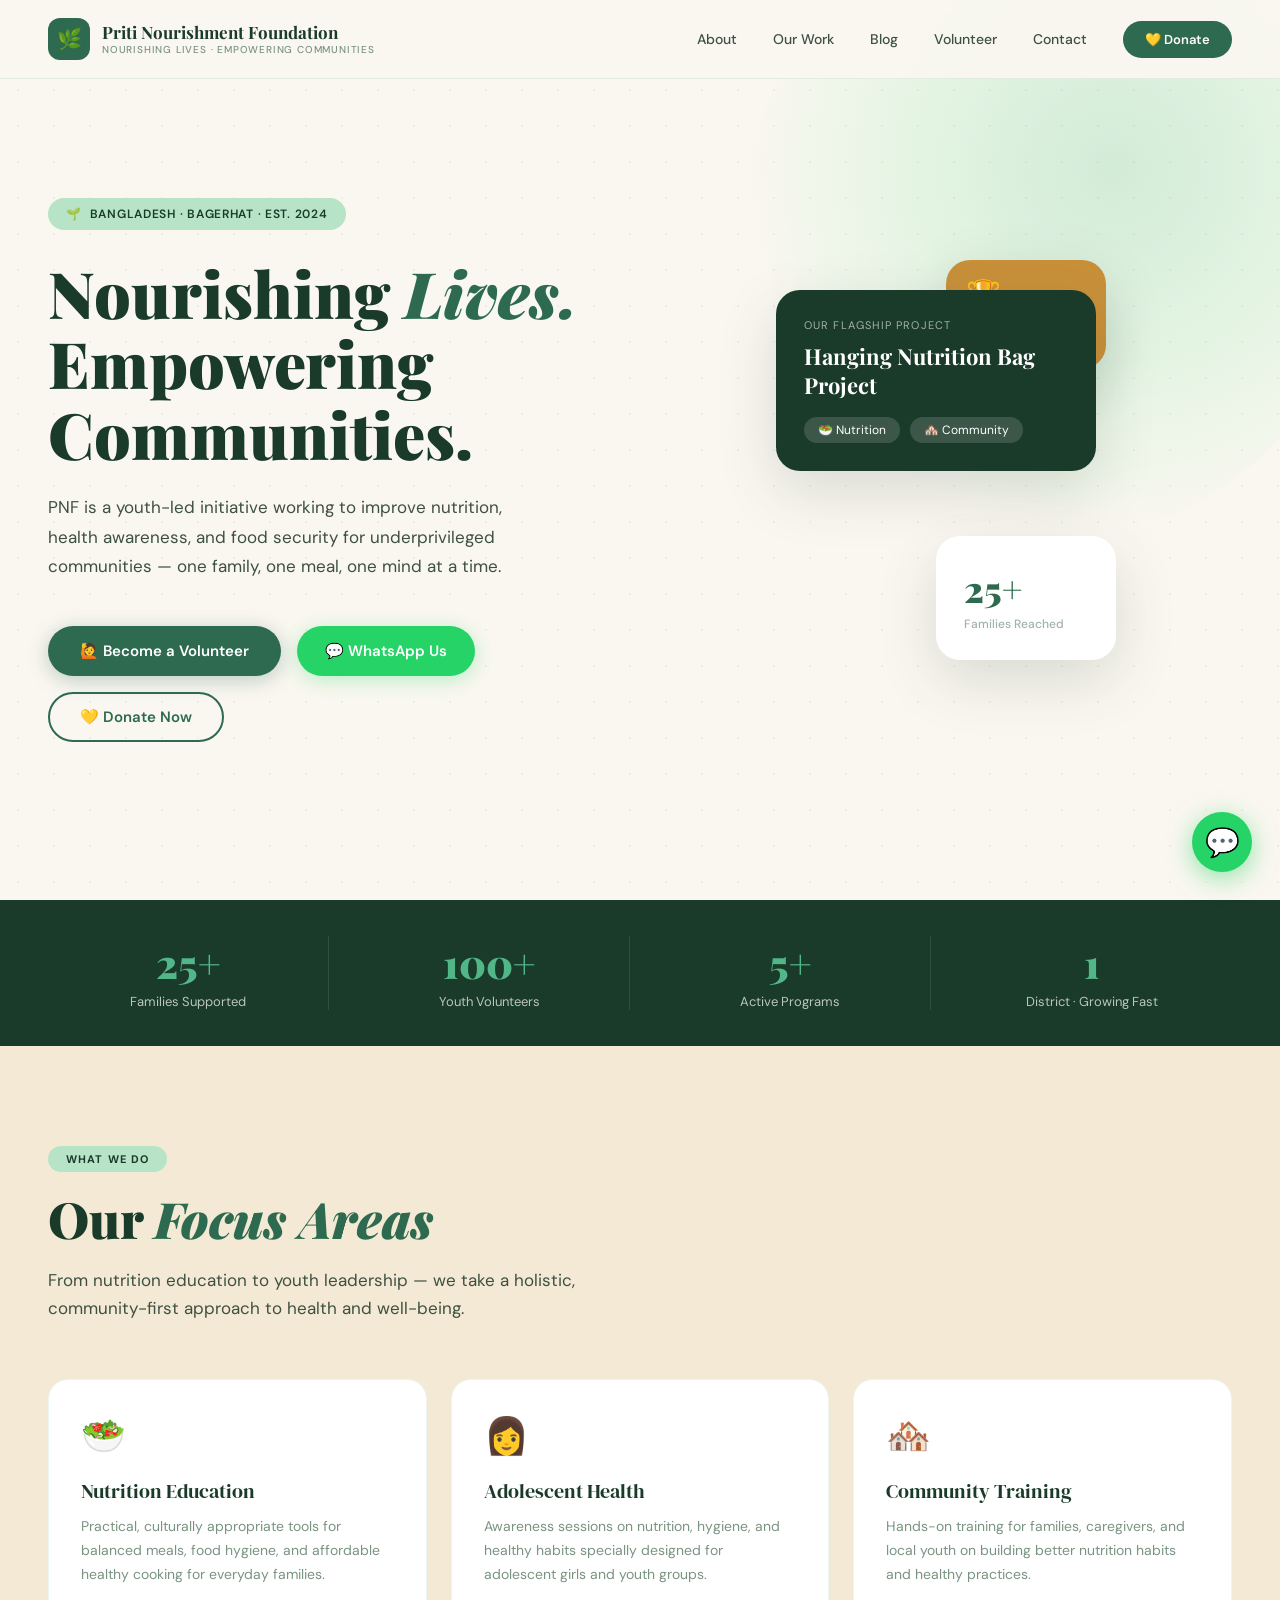
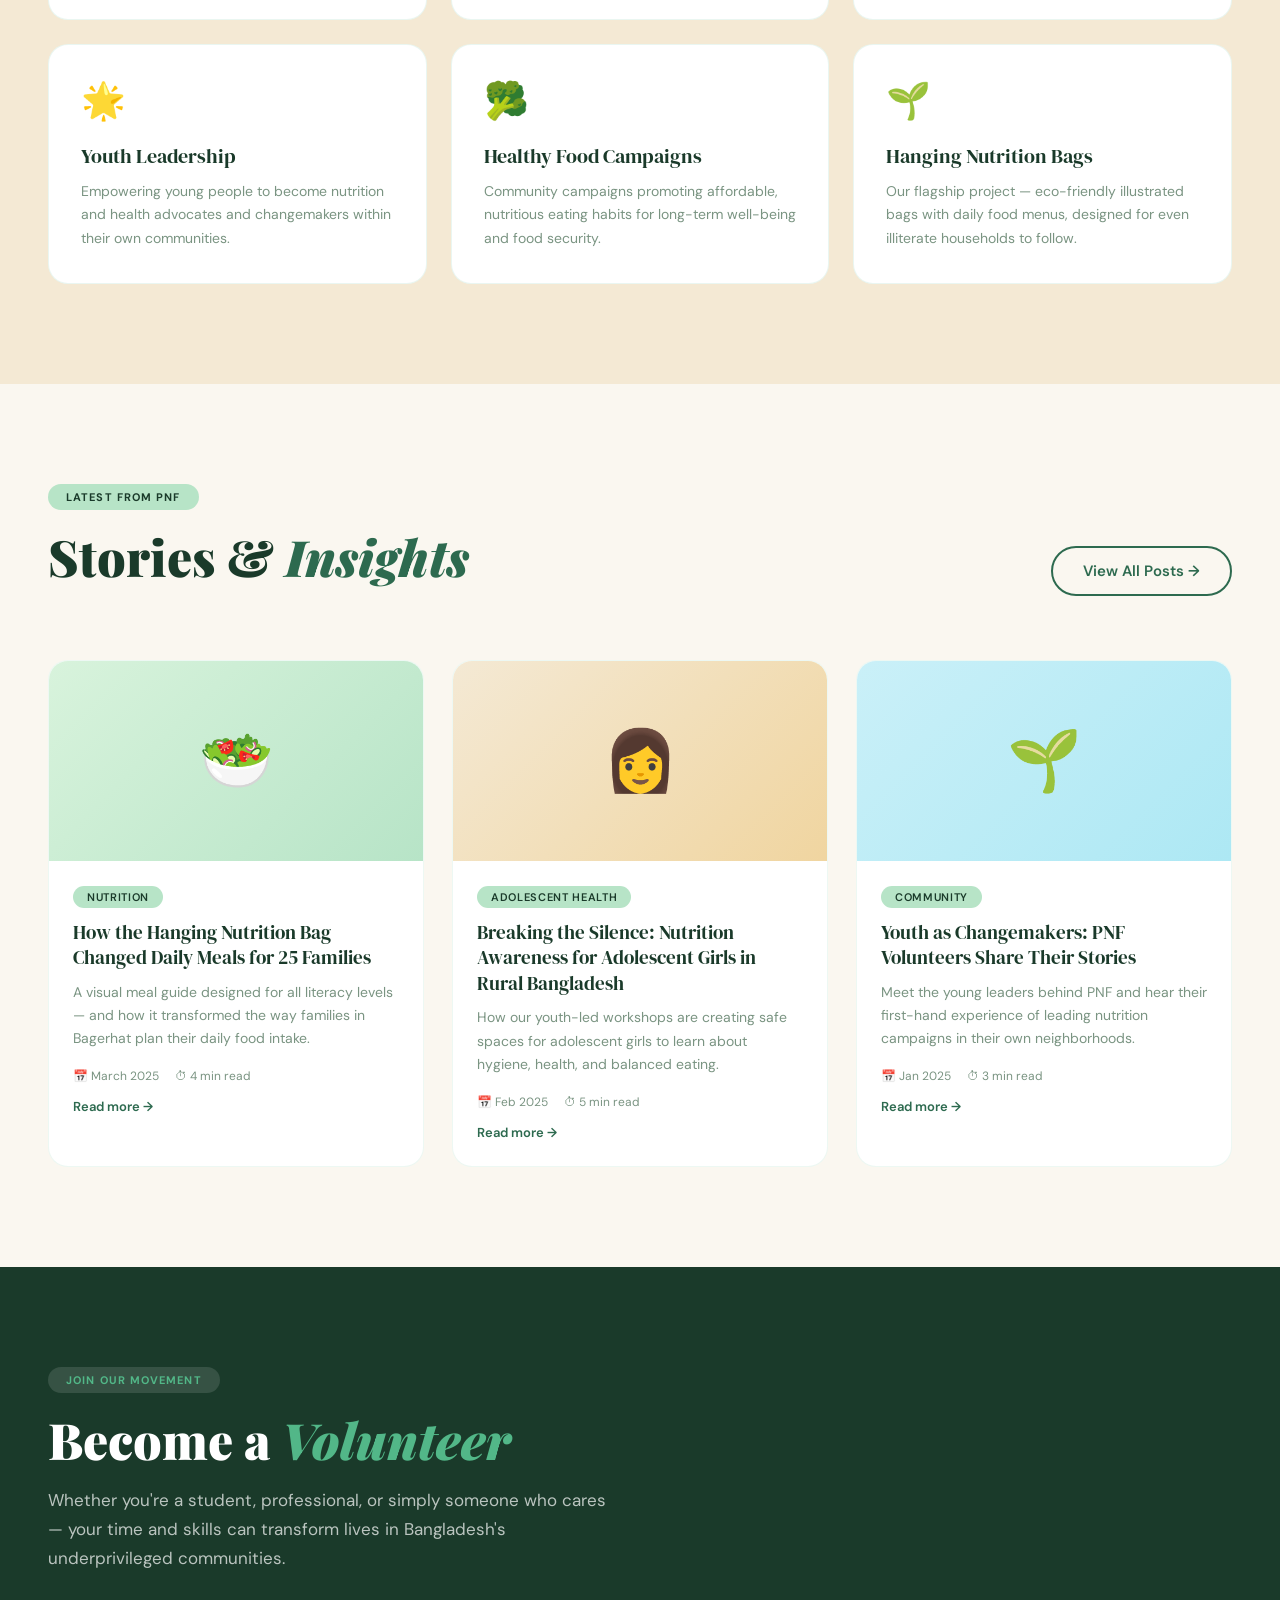
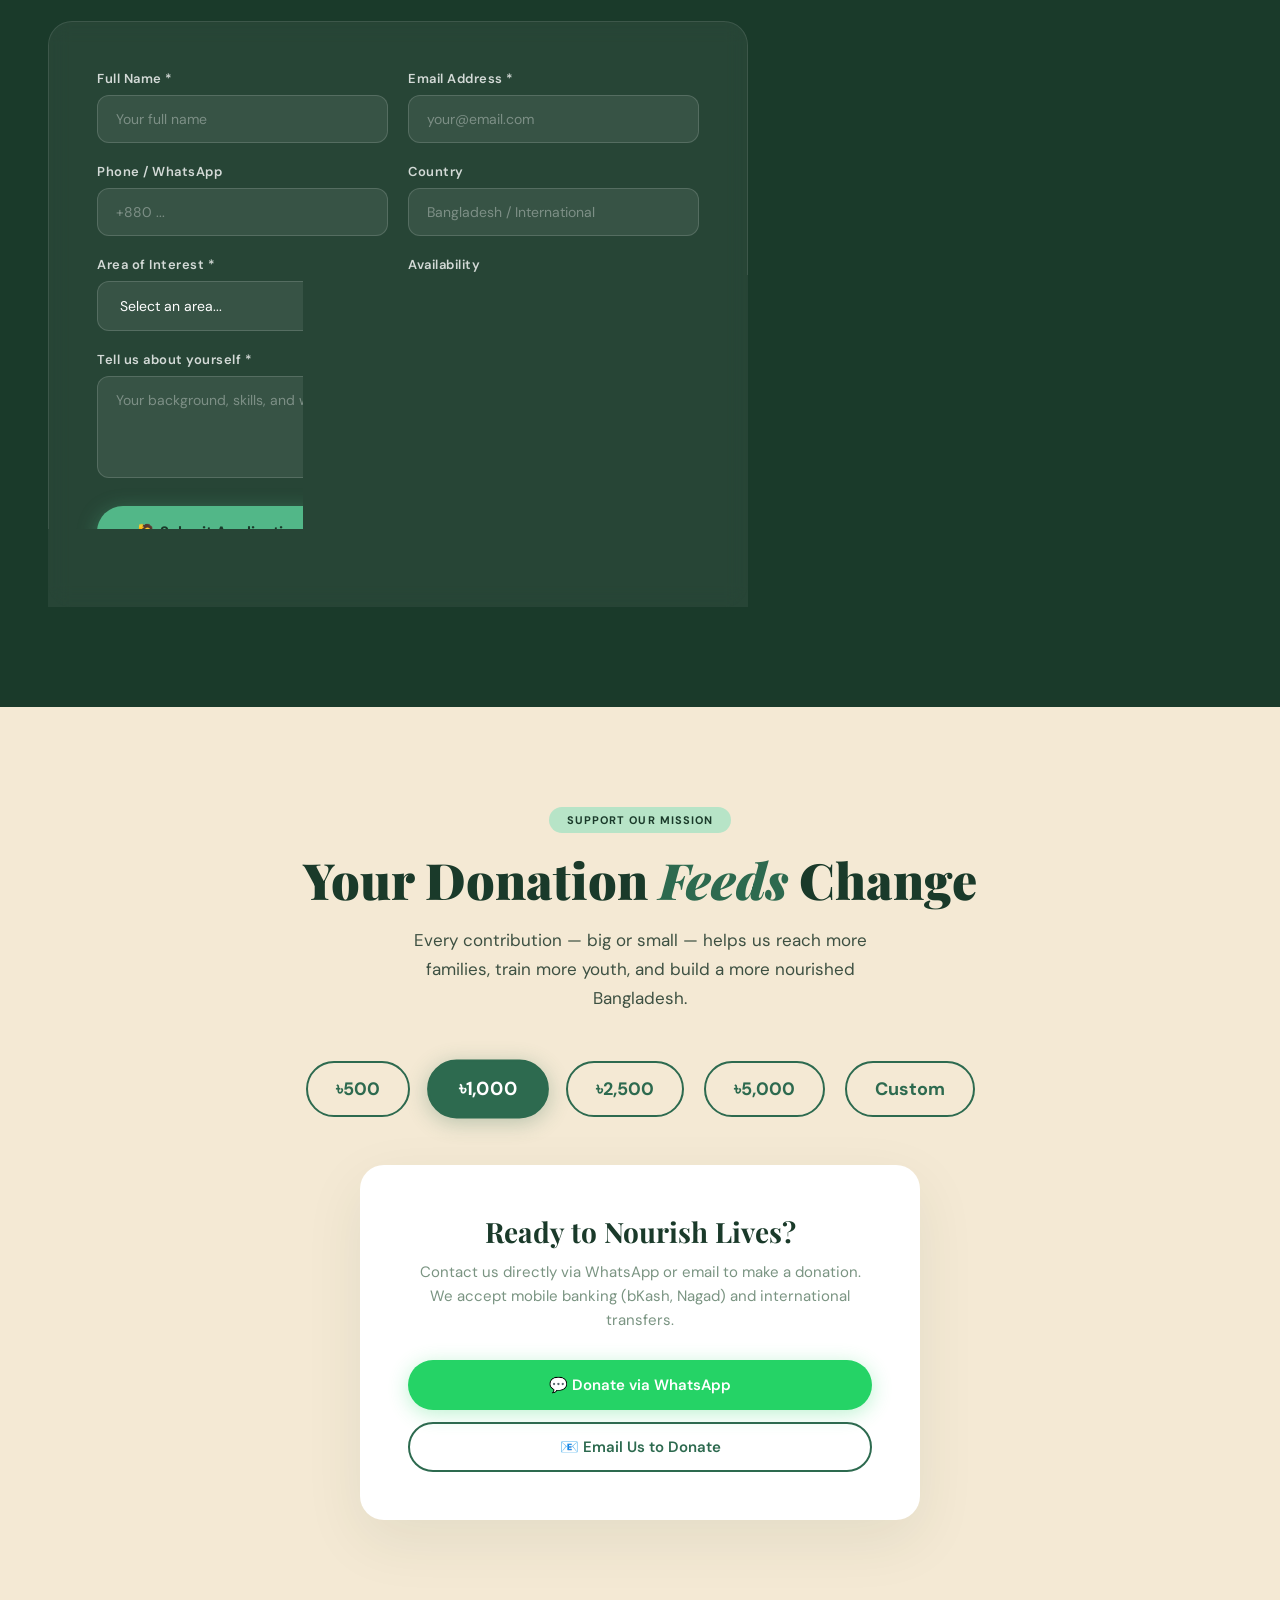
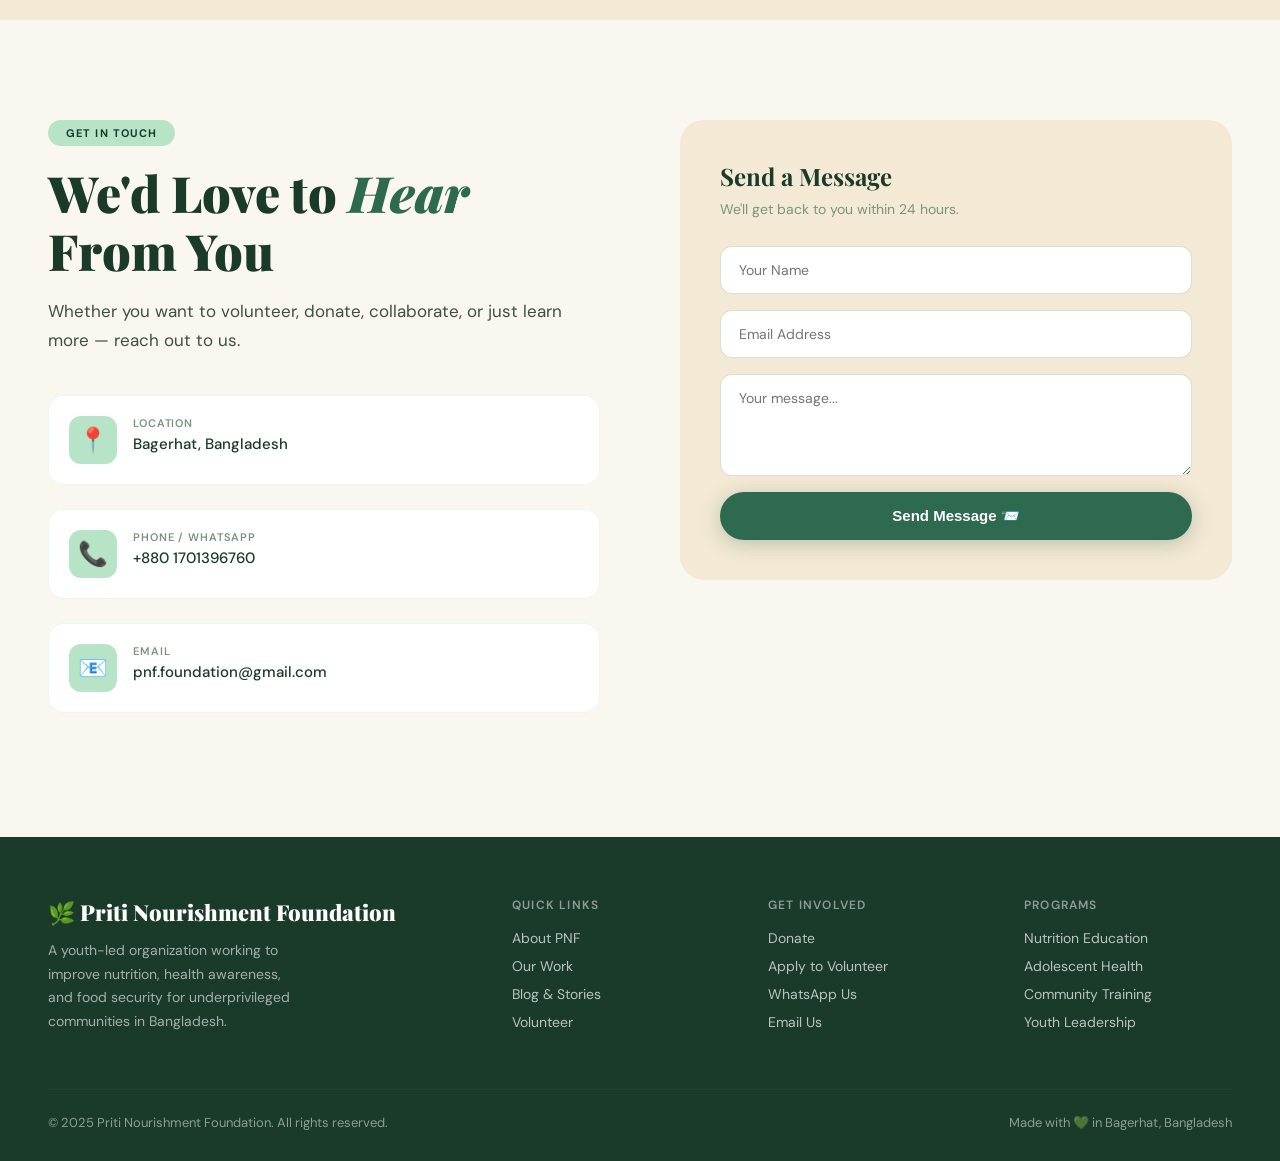
<file: data/website/pnf-website.html>
<!DOCTYPE html>
<html lang="en">
<head>
<meta charset="UTF-8"/>
<meta name="viewport" content="width=device-width, initial-scale=1.0"/>
<title>Priti Nourishment Foundation — Nourishing Lives</title>
<link href="https://fonts.googleapis.com/css2?family=Playfair+Display:ital,wght@0,400;0,700;0,900;1,400&family=DM+Sans:wght@300;400;500;600&family=DM+Serif+Display:ital@0;1&display=swap" rel="stylesheet"/>
<style>
  :root {
    --green-deep: #1a3a2a;
    --green-mid: #2d6a4f;
    --green-fresh: #52b788;
    --green-light: #b7e4c7;
    --cream: #faf7f0;
    --warm: #f4e9d4;
    --gold: #c9903a;
    --text-dark: #1a2418;
    --text-mid: #3d5042;
    --text-soft: #7a9482;
  }

  *, *::before, *::after { box-sizing: border-box; margin: 0; padding: 0; }

  html { scroll-behavior: smooth; }

  body {
    font-family: 'DM Sans', sans-serif;
    background: var(--cream);
    color: var(--text-dark);
    overflow-x: hidden;
  }

  /* ── NAV ── */
  nav {
    position: fixed; top: 0; left: 0; right: 0; z-index: 100;
    display: flex; align-items: center; justify-content: space-between;
    padding: 18px 48px;
    background: rgba(250, 247, 240, 0.92);
    backdrop-filter: blur(14px);
    border-bottom: 1px solid rgba(82,183,136,.15);
    transition: box-shadow .3s;
  }
  nav.scrolled { box-shadow: 0 4px 30px rgba(26,58,42,.08); }

  .nav-logo {
    display: flex; align-items: center; gap: 12px; text-decoration: none;
  }
  .nav-logo-icon {
    width: 42px; height: 42px; background: var(--green-mid);
    border-radius: 12px; display: grid; place-items: center;
    font-size: 20px;
  }
  .nav-logo-text { font-family: 'Playfair Display', serif; font-weight: 700; font-size: 17px; color: var(--green-deep); line-height: 1.2; }
  .nav-logo-sub { font-size: 10px; font-weight: 500; letter-spacing: .08em; text-transform: uppercase; color: var(--text-soft); }

  .nav-links { display: flex; align-items: center; gap: 36px; }
  .nav-links a { text-decoration: none; font-size: 14px; font-weight: 500; color: var(--text-mid); transition: color .2s; }
  .nav-links a:hover { color: var(--green-mid); }
  .nav-cta {
    background: var(--green-mid); color: #fff !important;
    padding: 10px 22px; border-radius: 50px;
    font-size: 13px !important; font-weight: 600 !important;
    transition: background .2s, transform .15s !important;
  }
  .nav-cta:hover { background: var(--green-deep) !important; transform: translateY(-1px); }

  /* ── HERO ── */
  .hero {
    min-height: 100vh;
    display: grid; grid-template-columns: 1fr 1fr; align-items: center;
    padding: 120px 48px 80px;
    position: relative; overflow: hidden;
    background: var(--cream);
  }

  .hero-bg-shape {
    position: absolute; right: -80px; top: -80px;
    width: 620px; height: 620px;
    background: radial-gradient(circle at 60% 40%, #b7e4c7 0%, #d8f3dc 40%, transparent 70%);
    border-radius: 50%; opacity: .6; pointer-events: none;
    animation: floatShape 8s ease-in-out infinite;
  }
  .hero-bg-dots {
    position: absolute; left: 0; bottom: 0; width: 100%; height: 100%;
    background-image: radial-gradient(circle, #2d6a4f22 1px, transparent 1px);
    background-size: 36px 36px; pointer-events: none; opacity: .5;
  }

  @keyframes floatShape {
    0%, 100% { transform: translateY(0) scale(1); }
    50% { transform: translateY(-24px) scale(1.04); }
  }

  .hero-content { position: relative; z-index: 2; max-width: 580px; }

  .hero-badge {
    display: inline-flex; align-items: center; gap: 8px;
    background: var(--green-light); color: var(--green-deep);
    padding: 8px 18px; border-radius: 50px;
    font-size: 12px; font-weight: 600; letter-spacing: .06em; text-transform: uppercase;
    margin-bottom: 28px;
    animation: fadeUp .7s ease both;
  }
  .hero-badge::before { content: '🌱'; }

  .hero-title {
    font-family: 'Playfair Display', serif;
    font-size: clamp(40px, 5vw, 64px);
    font-weight: 900; line-height: 1.1;
    color: var(--green-deep);
    margin-bottom: 24px;
    animation: fadeUp .7s .1s ease both;
  }
  .hero-title em { font-style: italic; color: var(--green-mid); }

  .hero-desc {
    font-size: 17px; line-height: 1.75; color: var(--text-mid);
    max-width: 480px; margin-bottom: 44px;
    animation: fadeUp .7s .2s ease both;
  }

  .hero-actions {
    display: flex; flex-wrap: wrap; gap: 16px;
    animation: fadeUp .7s .3s ease both;
  }

  .btn-primary {
    display: inline-flex; align-items: center; gap: 10px;
    background: var(--green-mid); color: #fff;
    padding: 15px 32px; border-radius: 50px;
    font-size: 15px; font-weight: 600; text-decoration: none;
    transition: background .2s, transform .15s, box-shadow .2s;
    box-shadow: 0 4px 20px rgba(45,106,79,.3);
  }
  .btn-primary:hover { background: var(--green-deep); transform: translateY(-2px); box-shadow: 0 8px 30px rgba(45,106,79,.4); }

  .btn-outline {
    display: inline-flex; align-items: center; gap: 10px;
    border: 2px solid var(--green-mid); color: var(--green-mid);
    padding: 13px 30px; border-radius: 50px;
    font-size: 15px; font-weight: 600; text-decoration: none;
    transition: all .2s;
  }
  .btn-outline:hover { background: var(--green-mid); color: #fff; transform: translateY(-2px); }

  .btn-whatsapp {
    display: inline-flex; align-items: center; gap: 10px;
    background: #25d366; color: #fff;
    padding: 15px 28px; border-radius: 50px;
    font-size: 15px; font-weight: 600; text-decoration: none;
    transition: background .2s, transform .15s;
    box-shadow: 0 4px 20px rgba(37,211,102,.3);
  }
  .btn-whatsapp:hover { background: #1db954; transform: translateY(-2px); }

  .hero-visual {
    position: relative; z-index: 2;
    display: flex; justify-content: center; align-items: center;
    animation: fadeUp .8s .15s ease both;
  }

  .hero-card-stack { position: relative; width: 360px; height: 440px; }

  .hero-card {
    position: absolute; border-radius: 24px; padding: 28px;
    box-shadow: 0 20px 60px rgba(26,58,42,.15);
    animation: floatCard 6s ease-in-out infinite;
  }

  .hero-card-main {
    width: 320px; top: 40px; left: 20px;
    background: var(--green-deep); color: #fff;
  }
  .hero-card-stat {
    width: 180px; bottom: 30px; right: 0;
    background: #fff;
    animation-delay: -3s;
    animation-duration: 5s;
  }
  .hero-card-tag {
    width: 160px; top: 10px; right: 10px;
    background: var(--gold); color: #fff;
    padding: 16px 20px;
    animation-delay: -1.5s;
    animation-duration: 7s;
  }

  @keyframes floatCard {
    0%, 100% { transform: translateY(0); }
    50% { transform: translateY(-12px); }
  }

  .hero-card-main .card-label { font-size: 11px; letter-spacing: .1em; text-transform: uppercase; opacity: .6; margin-bottom: 10px; }
  .hero-card-main .card-title { font-family: 'Playfair Display', serif; font-size: 22px; font-weight: 700; margin-bottom: 18px; line-height: 1.3; }
  .hero-card-main .card-tag { display: inline-block; background: rgba(255,255,255,.15); padding: 5px 14px; border-radius: 30px; font-size: 12px; margin-right: 6px; }

  .hero-card-stat .stat-num { font-family: 'Playfair Display', serif; font-size: 36px; font-weight: 900; color: var(--green-mid); }
  .hero-card-stat .stat-label { font-size: 12px; color: var(--text-soft); font-weight: 500; }

  .hero-card-tag .tag-icon { font-size: 28px; margin-bottom: 6px; }
  .hero-card-tag .tag-text { font-size: 13px; font-weight: 700; }

  /* ── STATS BAR ── */
  .stats-bar {
    background: var(--green-deep); color: #fff;
    padding: 36px 48px;
    display: grid; grid-template-columns: repeat(4, 1fr);
    gap: 20px; text-align: center;
  }
  .stat-item { border-right: 1px solid rgba(255,255,255,.1); }
  .stat-item:last-child { border-right: none; }
  .stat-num { font-family: 'Playfair Display', serif; font-size: 40px; font-weight: 900; color: var(--green-fresh); }
  .stat-label { font-size: 13px; opacity: .7; margin-top: 4px; font-weight: 400; }

  /* ── SECTIONS ── */
  section { padding: 100px 48px; }

  .section-badge {
    display: inline-block; background: var(--green-light); color: var(--green-deep);
    padding: 6px 18px; border-radius: 30px;
    font-size: 11px; font-weight: 700; letter-spacing: .1em; text-transform: uppercase;
    margin-bottom: 18px;
  }

  .section-title {
    font-family: 'Playfair Display', serif;
    font-size: clamp(32px, 4vw, 50px); font-weight: 900;
    color: var(--green-deep); line-height: 1.15;
    margin-bottom: 18px;
  }
  .section-title em { font-style: italic; color: var(--green-mid); }

  .section-sub { font-size: 17px; color: var(--text-mid); line-height: 1.7; max-width: 560px; }

  /* ── FOCUS AREAS ── */
  .focus-section { background: var(--warm); }
  .focus-grid {
    display: grid; grid-template-columns: repeat(auto-fit, minmax(280px, 1fr));
    gap: 24px; margin-top: 56px;
  }

  .focus-card {
    background: #fff; border-radius: 20px; padding: 32px;
    border: 1px solid rgba(82,183,136,.12);
    transition: transform .25s, box-shadow .25s;
    cursor: pointer;
  }
  .focus-card:hover { transform: translateY(-6px); box-shadow: 0 16px 50px rgba(26,58,42,.1); }
  .focus-icon { font-size: 36px; margin-bottom: 18px; }
  .focus-title { font-family: 'DM Serif Display', serif; font-size: 20px; color: var(--green-deep); margin-bottom: 10px; font-weight: 400; }
  .focus-desc { font-size: 14px; line-height: 1.7; color: var(--text-soft); }

  /* ── BLOG ── */
  .blog-grid {
    display: grid; grid-template-columns: repeat(auto-fit, minmax(320px, 1fr));
    gap: 28px; margin-top: 56px;
  }

  .blog-card {
    background: #fff; border-radius: 20px; overflow: hidden;
    border: 1px solid rgba(82,183,136,.1);
    transition: transform .25s, box-shadow .25s;
    cursor: pointer;
  }
  .blog-card:hover { transform: translateY(-6px); box-shadow: 0 20px 50px rgba(26,58,42,.12); }

  .blog-img {
    height: 200px; display: flex; align-items: center; justify-content: center;
    font-size: 60px;
    position: relative; overflow: hidden;
  }
  .blog-img-1 { background: linear-gradient(135deg, #d8f3dc, #b7e4c7); }
  .blog-img-2 { background: linear-gradient(135deg, #f4e9d4, #f0d5a0); }
  .blog-img-3 { background: linear-gradient(135deg, #caf0f8, #ade8f4); }

  .blog-body { padding: 24px; }
  .blog-tag {
    display: inline-block; background: var(--green-light); color: var(--green-deep);
    padding: 4px 14px; border-radius: 20px; font-size: 11px; font-weight: 600;
    text-transform: uppercase; letter-spacing: .06em; margin-bottom: 12px;
  }
  .blog-title { font-family: 'DM Serif Display', serif; font-size: 19px; color: var(--green-deep); margin-bottom: 10px; line-height: 1.35; }
  .blog-excerpt { font-size: 14px; color: var(--text-soft); line-height: 1.65; margin-bottom: 18px; }
  .blog-meta { font-size: 12px; color: var(--text-soft); display: flex; gap: 16px; }
  .blog-read-more { color: var(--green-mid); font-weight: 600; font-size: 13px; text-decoration: none; display: inline-flex; align-items: center; gap: 6px; margin-top: 14px; }
  .blog-read-more:hover { gap: 10px; }

  /* ── VOLUNTEER ── */
  .volunteer-section { background: var(--green-deep); color: #fff; }
  .volunteer-section .section-title { color: #fff; }
  .volunteer-section .section-sub { color: rgba(255,255,255,.7); }

  .volunteer-form {
    background: rgba(255,255,255,.06); border: 1px solid rgba(255,255,255,.1);
    border-radius: 24px; padding: 48px; margin-top: 48px;
    max-width: 700px;
    backdrop-filter: blur(10px);
  }

  .form-grid { display: grid; grid-template-columns: 1fr 1fr; gap: 20px; margin-bottom: 20px; }

  .form-group { display: flex; flex-direction: column; gap: 8px; }
  .form-group label { font-size: 13px; font-weight: 600; letter-spacing: .04em; opacity: .8; }
  .form-group input, .form-group select, .form-group textarea {
    background: rgba(255,255,255,.08); border: 1px solid rgba(255,255,255,.15);
    border-radius: 12px; padding: 14px 18px; color: #fff;
    font-family: 'DM Sans', sans-serif; font-size: 14px;
    transition: border-color .2s, background .2s;
    outline: none;
  }
  .form-group input::placeholder, .form-group textarea::placeholder { color: rgba(255,255,255,.35); }
  .form-group input:focus, .form-group select:focus, .form-group textarea:focus {
    border-color: var(--green-fresh); background: rgba(255,255,255,.12);
  }
  .form-group select option { background: var(--green-deep); }

  .form-full { grid-column: 1 / -1; }

  .btn-submit {
    display: inline-flex; align-items: center; gap: 10px;
    background: var(--green-fresh); color: var(--green-deep);
    padding: 16px 40px; border-radius: 50px; border: none;
    font-family: 'DM Sans', sans-serif; font-size: 15px; font-weight: 700;
    cursor: pointer; transition: all .2s; margin-top: 8px;
    box-shadow: 0 4px 20px rgba(82,183,136,.4);
  }
  .btn-submit:hover { background: #fff; transform: translateY(-2px); box-shadow: 0 8px 30px rgba(82,183,136,.5); }

  /* ── DONATE ── */
  .donate-section {
    background: var(--warm); text-align: center;
    padding: 100px 48px;
  }
  .donate-cards {
    display: flex; flex-wrap: wrap; justify-content: center; gap: 20px;
    margin: 48px auto; max-width: 800px;
  }
  .donate-amount {
    border: 2px solid var(--green-mid); color: var(--green-mid);
    padding: 14px 28px; border-radius: 50px; font-size: 18px; font-weight: 700;
    cursor: pointer; transition: all .2s; font-family: 'DM Sans', sans-serif;
    background: transparent;
  }
  .donate-amount:hover, .donate-amount.active {
    background: var(--green-mid); color: #fff; transform: scale(1.05);
    box-shadow: 0 4px 20px rgba(45,106,79,.3);
  }

  .donate-box {
    background: #fff; border-radius: 24px; padding: 48px;
    max-width: 560px; margin: 0 auto;
    box-shadow: 0 20px 60px rgba(26,58,42,.08);
  }
  .donate-box h3 { font-family: 'Playfair Display', serif; font-size: 28px; color: var(--green-deep); margin-bottom: 10px; }
  .donate-box p { color: var(--text-soft); margin-bottom: 28px; font-size: 15px; line-height: 1.6; }

  /* ── CONTACT ── */
  .contact-section {
    display: grid; grid-template-columns: 1fr 1fr; gap: 80px; align-items: start;
  }

  .contact-info { }
  .contact-item {
    display: flex; align-items: flex-start; gap: 16px;
    margin-bottom: 24px; padding: 20px; border-radius: 16px;
    background: #fff; border: 1px solid rgba(82,183,136,.1);
    transition: box-shadow .2s;
  }
  .contact-item:hover { box-shadow: 0 8px 30px rgba(26,58,42,.07); }
  .contact-item-icon { font-size: 24px; width: 48px; height: 48px; background: var(--green-light); border-radius: 12px; display: grid; place-items: center; flex-shrink: 0; }
  .contact-item-label { font-size: 11px; text-transform: uppercase; letter-spacing: .08em; color: var(--text-soft); font-weight: 600; margin-bottom: 4px; }
  .contact-item-value { font-size: 15px; color: var(--green-deep); font-weight: 500; }

  /* ── FOOTER ── */
  footer {
    background: var(--green-deep); color: #fff; padding: 60px 48px 30px;
  }
  .footer-grid { display: grid; grid-template-columns: 2fr 1fr 1fr 1fr; gap: 48px; margin-bottom: 48px; }
  .footer-brand .logo-txt { font-family: 'Playfair Display', serif; font-size: 22px; font-weight: 900; margin-bottom: 12px; }
  .footer-brand p { font-size: 14px; opacity: .6; line-height: 1.7; max-width: 260px; }
  .footer-col h4 { font-size: 12px; letter-spacing: .1em; text-transform: uppercase; opacity: .5; margin-bottom: 16px; font-weight: 600; }
  .footer-col a { display: block; color: rgba(255,255,255,.7); text-decoration: none; font-size: 14px; margin-bottom: 10px; transition: color .2s; }
  .footer-col a:hover { color: var(--green-fresh); }
  .footer-bottom { border-top: 1px solid rgba(255,255,255,.08); padding-top: 24px; display: flex; justify-content: space-between; align-items: center; font-size: 13px; opacity: .5; }

  /* ── ANIMATIONS ── */
  @keyframes fadeUp {
    from { opacity: 0; transform: translateY(30px); }
    to { opacity: 1; transform: translateY(0); }
  }

  .animate-on-scroll {
    opacity: 0; transform: translateY(30px);
    transition: opacity .7s ease, transform .7s ease;
  }
  .animate-on-scroll.visible { opacity: 1; transform: none; }

  /* ── MOBILE ── */
  @media (max-width: 900px) {
    nav { padding: 16px 24px; }
    .nav-links { display: none; }
    .hero { grid-template-columns: 1fr; padding: 100px 24px 60px; }
    .hero-visual { display: none; }
    section { padding: 72px 24px; }
    .stats-bar { grid-template-columns: repeat(2,1fr); padding: 36px 24px; }
    .form-grid { grid-template-columns: 1fr; }
    .contact-section { grid-template-columns: 1fr; }
    .footer-grid { grid-template-columns: 1fr 1fr; gap: 32px; }
    .footer-bottom { flex-direction: column; gap: 8px; text-align: center; }
  }

  /* ── WHATSAPP FLOAT ── */
  .wa-float {
    position: fixed; bottom: 28px; right: 28px; z-index: 999;
    background: #25d366; color: #fff; border-radius: 50%;
    width: 60px; height: 60px; display: grid; place-items: center;
    font-size: 28px; text-decoration: none;
    box-shadow: 0 6px 24px rgba(37,211,102,.5);
    transition: transform .2s, box-shadow .2s;
    animation: pulse 2s infinite;
  }
  .wa-float:hover { transform: scale(1.1); box-shadow: 0 10px 30px rgba(37,211,102,.6); }
  @keyframes pulse {
    0%, 100% { box-shadow: 0 6px 24px rgba(37,211,102,.5); }
    50% { box-shadow: 0 6px 30px rgba(37,211,102,.8); }
  }

  .success-msg {
    display: none; background: var(--green-fresh); color: var(--green-deep);
    padding: 16px 24px; border-radius: 12px; font-weight: 600; font-size: 15px;
    margin-top: 16px; text-align: center;
  }
</style>
</head>
<body>

<!-- WhatsApp Float -->
<a href="https://wa.me/8801701396760" target="_blank" class="wa-float" title="Chat on WhatsApp">💬</a>

<!-- NAV -->
<nav id="mainNav">
  <a href="#" class="nav-logo">
    <div class="nav-logo-icon">🌿</div>
    <div>
      <div class="nav-logo-text">Priti Nourishment Foundation</div>
      <div class="nav-logo-sub">Nourishing Lives · Empowering Communities</div>
    </div>
  </a>
  <div class="nav-links">
    <a href="#about">About</a>
    <a href="#focus">Our Work</a>
    <a href="#blog">Blog</a>
    <a href="#volunteer">Volunteer</a>
    <a href="#contact">Contact</a>
    <a href="#donate" class="nav-cta">💛 Donate</a>
  </div>
</nav>

<!-- HERO -->
<section class="hero" id="home">
  <div class="hero-bg-shape"></div>
  <div class="hero-bg-dots"></div>

  <div class="hero-content">
    <div class="hero-badge">Bangladesh · Bagerhat · Est. 2024</div>
    <h1 class="hero-title">
      Nourishing <em>Lives.</em><br>Empowering<br>Communities.
    </h1>
    <p class="hero-desc">
      PNF is a youth-led initiative working to improve nutrition, health awareness, and food security for underprivileged communities — one family, one meal, one mind at a time.
    </p>
    <div class="hero-actions">
      <a href="#volunteer" class="btn-primary">🙋 Become a Volunteer</a>
      <a href="https://wa.me/8801701396760" target="_blank" class="btn-whatsapp">💬 WhatsApp Us</a>
      <a href="#donate" class="btn-outline">💛 Donate Now</a>
    </div>
  </div>

  <div class="hero-visual">
    <div class="hero-card-stack">
      <div class="hero-card hero-card-tag">
        <div class="tag-icon">🏆</div>
        <div class="tag-text">GAIN & SUN<br>Youth Network</div>
      </div>
      <div class="hero-card hero-card-main">
        <div class="card-label">Our Flagship Project</div>
        <div class="card-title">Hanging Nutrition Bag Project</div>
        <div>
          <span class="card-tag">🥗 Nutrition</span>
          <span class="card-tag">🏘️ Community</span>
        </div>
      </div>
      <div class="hero-card hero-card-stat">
        <div class="stat-num">25+</div>
        <div class="stat-label">Families Reached</div>
      </div>
    </div>
  </div>
</section>

<!-- STATS BAR -->
<div class="stats-bar" id="about">
  <div class="stat-item animate-on-scroll">
    <div class="stat-num">25+</div>
    <div class="stat-label">Families Supported</div>
  </div>
  <div class="stat-item animate-on-scroll" style="transition-delay:.1s">
    <div class="stat-num">100+</div>
    <div class="stat-label">Youth Volunteers</div>
  </div>
  <div class="stat-item animate-on-scroll" style="transition-delay:.2s">
    <div class="stat-num">5+</div>
    <div class="stat-label">Active Programs</div>
  </div>
  <div class="stat-item animate-on-scroll" style="transition-delay:.3s">
    <div class="stat-num">1</div>
    <div class="stat-label">District · Growing Fast</div>
  </div>
</div>

<!-- FOCUS AREAS -->
<section class="focus-section" id="focus">
  <div class="section-badge">What We Do</div>
  <h2 class="section-title">Our <em>Focus Areas</em></h2>
  <p class="section-sub">From nutrition education to youth leadership — we take a holistic, community-first approach to health and well-being.</p>

  <div class="focus-grid">
    <div class="focus-card animate-on-scroll">
      <div class="focus-icon">🥗</div>
      <div class="focus-title">Nutrition Education</div>
      <div class="focus-desc">Practical, culturally appropriate tools for balanced meals, food hygiene, and affordable healthy cooking for everyday families.</div>
    </div>
    <div class="focus-card animate-on-scroll" style="transition-delay:.1s">
      <div class="focus-icon">👩</div>
      <div class="focus-title">Adolescent Health</div>
      <div class="focus-desc">Awareness sessions on nutrition, hygiene, and healthy habits specially designed for adolescent girls and youth groups.</div>
    </div>
    <div class="focus-card animate-on-scroll" style="transition-delay:.2s">
      <div class="focus-icon">🏘️</div>
      <div class="focus-title">Community Training</div>
      <div class="focus-desc">Hands-on training for families, caregivers, and local youth on building better nutrition habits and healthy practices.</div>
    </div>
    <div class="focus-card animate-on-scroll" style="transition-delay:.3s">
      <div class="focus-icon">🌟</div>
      <div class="focus-title">Youth Leadership</div>
      <div class="focus-desc">Empowering young people to become nutrition and health advocates and changemakers within their own communities.</div>
    </div>
    <div class="focus-card animate-on-scroll" style="transition-delay:.4s">
      <div class="focus-icon">🥦</div>
      <div class="focus-title">Healthy Food Campaigns</div>
      <div class="focus-desc">Community campaigns promoting affordable, nutritious eating habits for long-term well-being and food security.</div>
    </div>
    <div class="focus-card animate-on-scroll" style="transition-delay:.5s">
      <div class="focus-icon">🌱</div>
      <div class="focus-title">Hanging Nutrition Bags</div>
      <div class="focus-desc">Our flagship project — eco-friendly illustrated bags with daily food menus, designed for even illiterate households to follow.</div>
    </div>
  </div>
</section>

<!-- BLOG -->
<section id="blog">
  <div style="display:flex; justify-content:space-between; align-items:flex-end; flex-wrap:wrap; gap:20px;">
    <div>
      <div class="section-badge">Latest From PNF</div>
      <h2 class="section-title">Stories &amp; <em>Insights</em></h2>
    </div>
    <a href="#" class="btn-outline" style="margin-bottom:8px">View All Posts →</a>
  </div>

  <div class="blog-grid">
    <div class="blog-card animate-on-scroll">
      <div class="blog-img blog-img-1">🥗</div>
      <div class="blog-body">
        <span class="blog-tag">Nutrition</span>
        <div class="blog-title">How the Hanging Nutrition Bag Changed Daily Meals for 25 Families</div>
        <div class="blog-excerpt">A visual meal guide designed for all literacy levels — and how it transformed the way families in Bagerhat plan their daily food intake.</div>
        <div class="blog-meta"><span>📅 March 2025</span><span>⏱ 4 min read</span></div>
        <a href="#" class="blog-read-more">Read more →</a>
      </div>
    </div>

    <div class="blog-card animate-on-scroll" style="transition-delay:.1s">
      <div class="blog-img blog-img-2">👩</div>
      <div class="blog-body">
        <span class="blog-tag">Adolescent Health</span>
        <div class="blog-title">Breaking the Silence: Nutrition Awareness for Adolescent Girls in Rural Bangladesh</div>
        <div class="blog-excerpt">How our youth-led workshops are creating safe spaces for adolescent girls to learn about hygiene, health, and balanced eating.</div>
        <div class="blog-meta"><span>📅 Feb 2025</span><span>⏱ 5 min read</span></div>
        <a href="#" class="blog-read-more">Read more →</a>
      </div>
    </div>

    <div class="blog-card animate-on-scroll" style="transition-delay:.2s">
      <div class="blog-img blog-img-3">🌱</div>
      <div class="blog-body">
        <span class="blog-tag">Community</span>
        <div class="blog-title">Youth as Changemakers: PNF Volunteers Share Their Stories</div>
        <div class="blog-excerpt">Meet the young leaders behind PNF and hear their first-hand experience of leading nutrition campaigns in their own neighborhoods.</div>
        <div class="blog-meta"><span>📅 Jan 2025</span><span>⏱ 3 min read</span></div>
        <a href="#" class="blog-read-more">Read more →</a>
      </div>
    </div>
  </div>
</section>

<!-- VOLUNTEER -->
<section class="volunteer-section" id="volunteer">
  <div class="section-badge" style="background:rgba(255,255,255,.12); color:var(--green-fresh);">Join Our Movement</div>
  <h2 class="section-title">Become a <em style="color:var(--green-fresh)">Volunteer</em></h2>
  <p class="section-sub">Whether you're a student, professional, or simply someone who cares — your time and skills can transform lives in Bangladesh's underprivileged communities.</p>

  <div class="volunteer-form animate-on-scroll">
    <div class="form-grid">
      <div class="form-group">
        <label>Full Name *</label>
        <input type="text" placeholder="Your full name"/>
      </div>
      <div class="form-group">
        <label>Email Address *</label>
        <input type="email" placeholder="your@email.com"/>
      </div>
      <div class="form-group">
        <label>Phone / WhatsApp</label>
        <input type="tel" placeholder="+880 ..."/>
      </div>
      <div class="form-group">
        <label>Country</label>
        <input type="text" placeholder="Bangladesh / International"/>
      </div>
      <div class="form-group">
        <label>Area of Interest *</label>
        <select>
          <option value="">Select an area...</option>
          <option>Nutrition Education</option>
          <option>Community Training</option>
          <option>Youth Leadership</option>
          <option>Fundraising & Donations</option>
          <option>Content & Social Media</option>
          <option>Research & Documentation</option>
          <option>Other</option>
        </select>
      </div>
      <div class="form-group">
        <label>Availability</label>
        <select>
          <option>Part-time (Weekends)</option>
          <option>Full-time</option>
          <option>Project-based</option>
          <option>Remote only</option>
        </select>
      </div>
      <div class="form-group form-full">
        <label>Tell us about yourself *</label>
        <textarea rows="4" placeholder="Your background, skills, and why you want to volunteer with PNF..."></textarea>
      </div>
    </div>
    <button class="btn-submit" onclick="handleVolunteerSubmit(event)">
      🙋 Submit Application
    </button>
    <div class="success-msg" id="successMsg">
      ✅ Thank you! We'll contact you via WhatsApp or email within 48 hours.
    </div>
  </div>
</section>

<!-- DONATE -->
<section class="donate-section" id="donate">
  <div class="section-badge">Support Our Mission</div>
  <h2 class="section-title">Your Donation <em>Feeds</em> Change</h2>
  <p class="section-sub" style="margin: 0 auto 0; max-width: 520px;">Every contribution — big or small — helps us reach more families, train more youth, and build a more nourished Bangladesh.</p>

  <div class="donate-cards">
    <button class="donate-amount" onclick="setAmount(this, 500)">৳500</button>
    <button class="donate-amount active" onclick="setAmount(this, 1000)">৳1,000</button>
    <button class="donate-amount" onclick="setAmount(this, 2500)">৳2,500</button>
    <button class="donate-amount" onclick="setAmount(this, 5000)">৳5,000</button>
    <button class="donate-amount" onclick="setAmount(this, 0)">Custom</button>
  </div>

  <div class="donate-box">
    <h3>Ready to Nourish Lives?</h3>
    <p>Contact us directly via WhatsApp or email to make a donation. We accept mobile banking (bKash, Nagad) and international transfers.</p>
    <div style="display:flex; flex-direction:column; gap:12px;">
      <a href="https://wa.me/8801701396760?text=Hi%2C%20I%20want%20to%20donate%20to%20PNF" target="_blank" class="btn-whatsapp" style="justify-content:center;">
        💬 Donate via WhatsApp
      </a>
      <a href="mailto:pnf.foundation@gmail.com?subject=Donation%20Inquiry" class="btn-outline" style="justify-content:center;">
        📧 Email Us to Donate
      </a>
    </div>
  </div>
</section>

<!-- CONTACT -->
<section id="contact">
  <div class="contact-section">
    <div>
      <div class="section-badge">Get In Touch</div>
      <h2 class="section-title">We'd Love to <em>Hear</em> From You</h2>
      <p class="section-sub">Whether you want to volunteer, donate, collaborate, or just learn more — reach out to us.</p>

      <div style="margin-top:40px;">
        <div class="contact-item animate-on-scroll">
          <div class="contact-item-icon">📍</div>
          <div>
            <div class="contact-item-label">Location</div>
            <div class="contact-item-value">Bagerhat, Bangladesh</div>
          </div>
        </div>
        <div class="contact-item animate-on-scroll" style="transition-delay:.1s">
          <div class="contact-item-icon">📞</div>
          <div>
            <div class="contact-item-label">Phone / WhatsApp</div>
            <div class="contact-item-value">+880 1701396760</div>
          </div>
        </div>
        <div class="contact-item animate-on-scroll" style="transition-delay:.2s">
          <div class="contact-item-icon">📧</div>
          <div>
            <div class="contact-item-label">Email</div>
            <div class="contact-item-value">pnf.foundation@gmail.com</div>
          </div>
        </div>
      </div>
    </div>

    <div class="animate-on-scroll" style="transition-delay:.2s;">
      <div style="background:var(--warm); border-radius:24px; padding:40px;">
        <h3 style="font-family:'Playfair Display',serif; font-size:24px; color:var(--green-deep); margin-bottom:8px;">Send a Message</h3>
        <p style="color:var(--text-soft); font-size:14px; margin-bottom:28px;">We'll get back to you within 24 hours.</p>
        <div style="display:flex;flex-direction:column;gap:16px;">
          <input type="text" placeholder="Your Name" style="padding:14px 18px; border:1px solid rgba(45,106,79,.2); border-radius:12px; font-family:'DM Sans',sans-serif; font-size:14px; background:#fff; outline:none;"/>
          <input type="email" placeholder="Email Address" style="padding:14px 18px; border:1px solid rgba(45,106,79,.2); border-radius:12px; font-family:'DM Sans',sans-serif; font-size:14px; background:#fff; outline:none;"/>
          <textarea rows="4" placeholder="Your message..." style="padding:14px 18px; border:1px solid rgba(45,106,79,.2); border-radius:12px; font-family:'DM Sans',sans-serif; font-size:14px; background:#fff; outline:none; resize:vertical;"></textarea>
          <button class="btn-primary" style="border:none; cursor:pointer; justify-content:center;">
            Send Message 📨
          </button>
        </div>
      </div>
    </div>
  </div>
</section>

<!-- FOOTER -->
<footer>
  <div class="footer-grid">
    <div class="footer-brand">
      <div class="logo-txt">🌿 Priti Nourishment Foundation</div>
      <p>A youth-led organization working to improve nutrition, health awareness, and food security for underprivileged communities in Bangladesh.</p>
    </div>
    <div class="footer-col">
      <h4>Quick Links</h4>
      <a href="#about">About PNF</a>
      <a href="#focus">Our Work</a>
      <a href="#blog">Blog & Stories</a>
      <a href="#volunteer">Volunteer</a>
    </div>
    <div class="footer-col">
      <h4>Get Involved</h4>
      <a href="#donate">Donate</a>
      <a href="#volunteer">Apply to Volunteer</a>
      <a href="https://wa.me/8801701396760" target="_blank">WhatsApp Us</a>
      <a href="mailto:pnf.foundation@gmail.com">Email Us</a>
    </div>
    <div class="footer-col">
      <h4>Programs</h4>
      <a href="#">Nutrition Education</a>
      <a href="#">Adolescent Health</a>
      <a href="#">Community Training</a>
      <a href="#">Youth Leadership</a>
    </div>
  </div>
  <div class="footer-bottom">
    <span>© 2025 Priti Nourishment Foundation. All rights reserved.</span>
    <span>Made with 💚 in Bagerhat, Bangladesh</span>
  </div>
</footer>

<script>
  // Nav scroll
  window.addEventListener('scroll', () => {
    document.getElementById('mainNav').classList.toggle('scrolled', window.scrollY > 30);
  });

  // Scroll animations
  const observer = new IntersectionObserver((entries) => {
    entries.forEach(e => { if (e.isIntersecting) e.target.classList.add('visible'); });
  }, { threshold: 0.12 });
  document.querySelectorAll('.animate-on-scroll').forEach(el => observer.observe(el));

  // Donate amount
  function setAmount(el, amt) {
    document.querySelectorAll('.donate-amount').forEach(b => b.classList.remove('active'));
    el.classList.add('active');
  }

  // Volunteer form
  function handleVolunteerSubmit(e) {
    e.preventDefault();
    const msg = document.getElementById('successMsg');
    msg.style.display = 'block';
    setTimeout(() => { msg.style.display = 'none'; }, 5000);
  }
</script>
</body>
</html>
</file>
<file: css/style.css>
:root {
    /* Premium Color Palette */
    --primary: #0f2d1f;
    --primary-light: #1b4332;
    --secondary: #2d8a5a;
    --accent: #c8853a;
    --accent-light: #e9c46a;
    --bg-cream: #faf8f3;
    --bg-white: #ffffff;
    --glass: rgba(255, 255, 255, 0.85);
    --text-main: #1a1a1a;
    --text-muted: #555555;

    /* Typography */
    --font-heading: 'Cormorant Garamond', serif;
    --font-body: 'Plus Jakarta Sans', sans-serif;
    --font-bengali: 'Hind Siliguri', sans-serif;

    /* UI Tokens */
    --shadow-sm: 0 4px 20px rgba(0, 0, 0, 0.03);
    --shadow-md: 0 15px 45px rgba(15, 45, 31, 0.08);
    --shadow-lg: 0 30px 70px rgba(15, 45, 31, 0.15);
    --transition-smooth: all 0.6s cubic-bezier(0.16, 1, 0.3, 1);
    --transition-fast: all 0.3s ease;
    --container-width: 1400px;
}

/* Global Foundations */
* {
    margin: 0;
    padding: 0;
    box-sizing: border-box;
}

html {
    scroll-behavior: smooth;
    overflow-x: hidden;
}

body {
    font-family: var(--font-body);
    background-color: var(--bg-cream);
    color: var(--text-main);
    line-height: 1.7;
    -webkit-font-smoothing: antialiased;
}

/* Common Layouts */
.container {
    max-width: var(--container-width);
    margin: 0 auto;
    padding: 0 40px;
}

.section {
    padding: 120px 0;
}

.section-dark {
    background: var(--primary);
    color: white;
}

.section-title {
    margin-bottom: 80px;
    text-align: center;
}

.section-title.left {
    text-align: left;
}

.section-title h2 {
    font-family: var(--font-heading);
    font-size: clamp(2.5rem, 5vw, 4rem);
    line-height: 1.1;
    margin-bottom: 20px;
    color: var(--primary);
}

.section-dark .section-title h2 {
    color: white;
}

/* Grid Systems */
.grid-2 {
    display: grid;
    grid-template-columns: 1fr 1fr;
    gap: 60px;
    align-items: center;
}

.grid-3 {
    display: grid;
    grid-template-columns: repeat(auto-fit, minmax(320px, 1fr));
    gap: 30px;
}

.grid-4 {
    display: grid;
    grid-template-columns: repeat(auto-fit, minmax(250px, 1fr));
    gap: 20px;
}

/* Typography Helpers */
h1,
h2,
h3,
h4 {
    font-family: var(--font-heading);
    font-weight: 700;
}

.serif-italic {
    font-style: italic;
    font-weight: 400;
}

.eyebrow {
    text-transform: uppercase;
    letter-spacing: 0.15em;
    font-size: 0.75rem;
    font-weight: 800;
    color: var(--secondary);
    display: block;
    margin-bottom: 1rem;
}

.section-dark .eyebrow {
    color: var(--accent-light);
}

/* Language Management */
.bn-content {
    display: none;
}

body.lang-bn .en-content {
    display: none;
}

body.lang-bn .bn-content {
    display: block;
}

body.lang-bn h1,
body.lang-bn h2,
body.lang-bn h3,
body.lang-bn .impact-num {
    font-family: var(--font-bengali);
}

/* Navigation */
.navbar {
    position: fixed;
    top: 0;
    left: 0;
    width: 100%;
    height: 90px;
    display: flex;
    align-items: center;
    z-index: 1100;
    transition: var(--transition-smooth);
}

.navbar.scrolled {
    height: 75px;
    background: var(--glass);
    backdrop-filter: blur(15px);
    box-shadow: var(--shadow-sm);
    border-bottom: 1px solid rgba(15, 45, 31, 0.05);
}

.nav-container {
    display: flex;
    justify-content: space-between;
    align-items: center;
    width: 100%;
}

.logo {
    display: flex;
    align-items: center;
    gap: 15px;
    text-decoration: none;
}

.logo img {
    height: 45px;
    border-radius: 6px;
}

.logo-title {
    font-size: 1.25rem;
    font-weight: 800;
    color: var(--primary);
}

.nav-links {
    display: flex;
    gap: 30px;
}

.nav-links a {
    font-size: 0.85rem;
    font-weight: 700;
    color: var(--primary);
    text-decoration: none;
    position: relative;
    opacity: 0.8;
    transition: var(--transition-fast);
}

.nav-links a.active,
.nav-links a:hover {
    opacity: 1;
    color: var(--secondary);
}

.nav-links a::after {
    content: '';
    position: absolute;
    bottom: -5px;
    left: 0;
    width: 0;
    height: 2px;
    background: var(--secondary);
    transition: var(--transition-fast);
}

.nav-links a.active::after {
    width: 100%;
}

/* Buttons */
.btn {
    display: inline-flex;
    align-items: center;
    justify-content: center;
    padding: 16px 36px;
    border-radius: 100px;
    font-weight: 700;
    font-size: 0.9rem;
    cursor: pointer;
    transition: var(--transition-smooth);
    border: none;
    text-decoration: none;
    gap: 8px;
}

.btn-primary {
    background: var(--primary);
    color: white;
}

.btn-primary:hover {
    background: var(--secondary);
    transform: translateY(-3px);
    box-shadow: var(--shadow-md);
}

.btn-gold {
    background: var(--accent);
    color: white;
}

.btn-gold:hover {
    background: var(--primary);
    transform: translateY(-3px);
    box-shadow: var(--shadow-md);
}

.btn-outline {
    border: 2px solid var(--primary);
    color: var(--primary);
    background: transparent;
}

.btn-outline:hover {
    background: var(--primary);
    color: white;
}

/* Language Switcher */
.lang-switcher {
    display: flex;
    background: rgba(15, 45, 31, 0.05);
    padding: 4px;
    border-radius: 20px;
    cursor: pointer;
}

.lang-btn {
    padding: 6px 14px;
    border-radius: 15px;
    font-size: 0.7rem;
    font-weight: 800;
    transition: var(--transition-fast);
}

.lang-btn.active {
    background: var(--primary);
    color: white;
}

/* Hero Component */
.hero {
    height: 100vh;
    display: grid;
    grid-template-columns: 1.2fr 0.8fr;
    background-color: var(--primary);
    color: white;
    position: relative;
    overflow: hidden;
}

.hero-content {
    padding: 0 8% 0 12%;
    display: flex;
    flex-direction: column;
    justify-content: center;
    z-index: 5;
}

.hero h1 {
    font-size: clamp(3rem, 8vw, 5rem);
    line-height: 0.95;
    margin-bottom: 25px;
    color: white;
}

.hero p {
    font-size: 1.15rem;
    opacity: 0.8;
    margin-bottom: 40px;
    max-width: 500px;
}

.hero-image {
    position: relative;
    height: 100%;
    overflow: hidden;
}

.hero-image img {
    width: 100%;
    height: 100%;
    object-fit: cover;
    filter: brightness(0.85);
    transition: 10s linear;
}

.hero:hover .hero-image img {
    transform: scale(1.1);
}

.hero-image::after {
    content: '';
    position: absolute;
    inset: 0;
    background: linear-gradient(90deg, var(--primary) 0%, transparent 15%);
}

/* Global Reveal System */
.reveal {
    opacity: 0;
    transform: translateY(40px);
    transition: var(--transition-smooth);
}

.reveal.active {
    opacity: 1;
    transform: translateY(0);
}

/* Impact Grid */
.impact-grid {
    display: grid;
    grid-template-columns: repeat(4, 1fr);
    background: var(--bg-white);
    border-radius: 40px;
    box-shadow: var(--shadow-lg);
    margin-top: -80px;
    position: relative;
    z-index: 20;
    overflow: hidden;
}

.impact-card {
    padding: 50px 30px;
    text-align: center;
    border-right: 1px solid rgba(0, 0, 0, 0.05);
    transition: var(--transition-fast);
}

.impact-card:last-child {
    border-right: none;
}

.impact-card:hover {
    background: var(--bg-cream);
}

.impact-num {
    font-size: 3.5rem;
    font-weight: 700;
    color: var(--secondary);
    font-family: var(--font-heading);
    display: block;
}

.impact-card p {
    font-size: 0.75rem;
    text-transform: uppercase;
    font-weight: 800;
    letter-spacing: 0.1em;
    color: var(--text-muted);
    margin-top: 10px;
}

/* Content Cards */
.card {
    background: white;
    border-radius: 30px;
    overflow: hidden;
    box-shadow: var(--shadow-sm);
    border: 1px solid rgba(0, 0, 0, 0.03);
    transition: var(--transition-smooth);
    height: 100%;
    display: flex;
    flex-direction: column;
}

.card:hover {
    transform: translateY(-15px);
    box-shadow: var(--shadow-lg);
}

.card-img-wrap {
    height: 280px;
    overflow: hidden;
}

.card-img-wrap img {
    width: 100%;
    height: 100%;
    object-fit: cover;
    transition: var(--transition-smooth);
}

.card:hover .card-img-wrap img {
    transform: scale(1.1);
}

.card-body {
    padding: 35px;
    flex-grow: 1;
    display: flex;
    flex-direction: column;
}

.card-body h3 {
    font-size: 1.5rem;
    margin-bottom: 15px;
    color: var(--primary);
}

.card-body p {
    color: var(--text-muted);
    font-size: 0.95rem;
    margin-bottom: 20px;
}

/* Transparency / Charts */
.stat-bar-group {
    margin-bottom: 25px;
}

.stat-labels {
    display: flex;
    justify-content: space-between;
    margin-bottom: 10px;
    font-weight: 800;
    font-size: 0.8rem;
    color: var(--primary);
}

.stat-track {
    height: 10px;
    background: #f0f0f0;
    border-radius: 20px;
    overflow: hidden;
}

.stat-fill {
    height: 100%;
    background: var(--secondary);
    width: 0;
    transition: width 1.5s cubic-bezier(0.16, 1, 0.3, 1);
}

.chart-box {
    background: white;
    padding: 50px;
    border-radius: 40px;
    box-shadow: var(--shadow-md);
}

/* Map Component */
.map-placeholder {
    width: 100%;
    background: var(--light);
    border-radius: 20px;
    position: relative;
    overflow: hidden;
    display: flex;
    align-items: center;
    justify-content: center;
}

.map-dot {
    position: absolute;
    width: 12px;
    height: 12px;
    background: var(--secondary);
    border-radius: 50%;
    display: block;
}

.map-dot::after {
    content: '';
    position: absolute;
    inset: -4px;
    border: 2px solid var(--secondary);
    border-radius: 50%;
    animation: ripple 2s infinite;
}

@keyframes ripple {
    0% {
        transform: scale(1);
        opacity: 1;
    }

    100% {
        transform: scale(3);
        opacity: 0;
    }
}

/* Team Grid (About Page) */
.team-grid {
    display: grid;
    grid-template-columns: repeat(auto-fill, minmax(280px, 1fr));
    gap: 30px;
    margin-top: 50px;
}

/* Milestone Timeline (About Page) */
.milestone-row {
    display: flex;
    gap: 40px;
    margin-bottom: 50px;
    position: relative;
}

.milestone-year {
    font-size: 2.5rem;
    font-weight: 800;
    color: var(--secondary);
    opacity: 0.2;
    min-width: 100px;
    font-family: var(--font-heading);
}

.milestone-content h4 {
    font-size: 1.5rem;
    margin-bottom: 10px;
    color: var(--primary);
}

/* Gallery (Gallery Page) */
.gallery-grid {
    display: grid;
    grid-template-columns: repeat(auto-fill, minmax(320px, 1fr));
    gap: 20px;
}

.gallery-item {
    border-radius: 20px;
    overflow: hidden;
    position: relative;
    height: 350px;
    cursor: pointer;
}

.gallery-item img {
    width: 100%;
    height: 100%;
    object-fit: cover;
    transition: var(--transition-smooth);
}

.gallery-overlay {
    position: absolute;
    inset: 0;
    background: rgba(15, 45, 31, 0.8);
    display: flex;
    flex-direction: column;
    align-items: center;
    justify-content: center;
    color: white;
    opacity: 0;
    transition: var(--transition-fast);
    padding: 30px;
    text-align: center;
}

.gallery-item:hover .gallery-overlay {
    opacity: 1;
}

.gallery-item:hover img {
    transform: scale(1.1);
}

/* Blog Filters (Blog Page) */
.filter-container {
    display: flex;
    justify-content: center;
    gap: 15px;
    margin-bottom: 50px;
}

.filter-btn {
    padding: 10px 25px;
    border-radius: 50px;
    background: white;
    border: 1px solid #ddd;
    font-weight: 700;
    color: var(--text-muted);
    cursor: pointer;
    transition: 0.3s;
}

.filter-btn.active {
    background: var(--primary);
    color: white;
    border-color: var(--primary);
}

/* Forms (Volunteer / Contact) */
.form-group {
    margin-bottom: 25px;
}

.form-group label {
    display: block;
    margin-bottom: 10px;
    font-weight: 700;
    font-size: 0.85rem;
    color: var(--primary);
    text-transform: uppercase;
}

.form-group input,
.form-group select,
.form-group textarea {
    width: 100%;
    padding: 15px 20px;
    border-radius: 12px;
    border: 1px solid #e0e0e0;
    font-family: inherit;
    font-size: 1rem;
    transition: var(--transition-fast);
    appearance: none;
}

.form-group input:focus,
.form-group select:focus,
.form-group textarea:focus {
    outline: none;
    border-color: var(--secondary);
    box-shadow: 0 0 0 4px rgba(45, 138, 90, 0.1);
}

/* FAQ Accordion (Volunteer Page) */
.faq-container {
    max-width: 850px;
    margin: 0 auto;
}

.faq-item {
    background: white;
    border-radius: 20px;
    margin-bottom: 15px;
    border: 1px solid rgba(0, 0, 0, 0.03);
    overflow: hidden;
}

.faq-question {
    padding: 25px 35px;
    font-weight: 700;
    color: var(--primary);
    display: flex;
    justify-content: space-between;
    align-items: center;
    cursor: pointer;
    transition: 0.3s;
}

.faq-question:hover {
    background: #fcfcfc;
}

.faq-icon {
    transition: transform 0.4s;
    color: var(--secondary);
    font-size: 0.8rem;
}

.faq-answer {
    padding: 0 35px;
    max-height: 0;
    overflow: hidden;
    color: var(--text-muted);
    transition: var(--transition-smooth);
}

.faq-item.active .faq-answer {
    padding-bottom: 30px;
    max-height: 300px;
}

.faq-item.active .faq-icon {
    transform: rotate(180deg);
}

/* Donation Impact (Donate Page) */
.amount-grid {
    display: grid;
    grid-template-columns: repeat(3, 1fr);
    gap: 15px;
    margin-bottom: 30px;
}

.amount-btn {
    padding: 18px;
    border: 2px solid #eee;
    border-radius: 15px;
    cursor: pointer;
    font-weight: 800;
    text-align: center;
    transition: 0.3s;
}

.amount-btn.active {
    background: var(--secondary);
    color: white;
    border-color: var(--secondary);
}

.impact-display-box {
    background: var(--bg-white);
    border: 2px dashed var(--secondary);
    padding: 30px;
    border-radius: 20px;
    margin-bottom: 40px;
    text-align: center;
}

/* Footer */
.footer {
    background: var(--primary);
    color: white;
    padding: 100px 0 50px;
}

.footer-main {
    display: grid;
    grid-template-columns: 1.5fr 1fr 1fr 1.5fr;
    gap: 80px;
    margin-bottom: 80px;
}

.footer-logo {
    font-size: 1.8rem;
    font-weight: 800;
    font-family: var(--font-heading);
    color: white;
    text-decoration: none;
    display: block;
    margin-bottom: 20px;
}

.footer h4 {
    color: var(--accent-light);
    text-transform: uppercase;
    letter-spacing: 0.1em;
    font-size: 0.8rem;
    margin-bottom: 30px;
}

.footer-links li {
    margin-bottom: 15px;
    list-style: none;
}

.footer-links a {
    color: rgba(255, 255, 255, 0.6);
    text-decoration: none;
    transition: 0.3s;
}

.footer-links a:hover {
    color: white;
    padding-left: 5px;
}

.footer-newsletter {
    background: rgba(255, 255, 255, 0.05);
    padding: 35px;
    border-radius: 25px;
}

/* Fixed Floating Elements */
.whatsapp-float {
    position: fixed;
    bottom: 40px;
    right: 40px;
    width: 70px;
    height: 70px;
    background: #25d366;
    color: white;
    border-radius: 50%;
    display: flex;
    align-items: center;
    justify-content: center;
    font-size: 32px;
    box-shadow: 0 15px 35px rgba(37, 211, 102, 0.3);
    z-index: 1000;
    text-decoration: none;
    transition: 0.4s;
}

.whatsapp-float:hover {
    transform: scale(1.1) rotate(10deg);
}

/* Responsive Media Queries */
@media (max-width: 1200px) {
    .container {
        padding: 0 30px;
    }

    .hero {
        grid-template-columns: 1fr;
        height: auto;
        min-height: 100vh;
        padding-top: 150px;
    }

    .hero-content {
        padding: 0 5% 100px 5%;
    }

    .hero-image {
        height: 500px;
    }

    .grid-2 {
        grid-template-columns: 1fr;
        gap: 50px;
    }
}

@media (max-width: 900px) {
    .footer-main {
        grid-template-columns: 1fr 1fr;
        gap: 40px;
    }

    .impact-grid {
        grid-template-columns: repeat(2, 1fr);
        margin-top: 40px;
    }
}

@media (max-width: 600px) {

    .nav-links,
    .nav-cta {
        display: none;
    }

    .navbar {
        height: 70px;
    }

    .section {
        padding: 80px 0;
    }

    .footer-main {
        grid-template-columns: 1fr;
    }

    .amount-grid {
        grid-template-columns: 1fr;
    }

    .hero h1 {
        font-size: 3rem;
    }

    .impact-card {
        padding: 40px 20px;
    }

    .whatsapp-float {
        width: 60px;
        height: 60px;
        bottom: 20px;
        right: 20px;
    }
}
</file>
